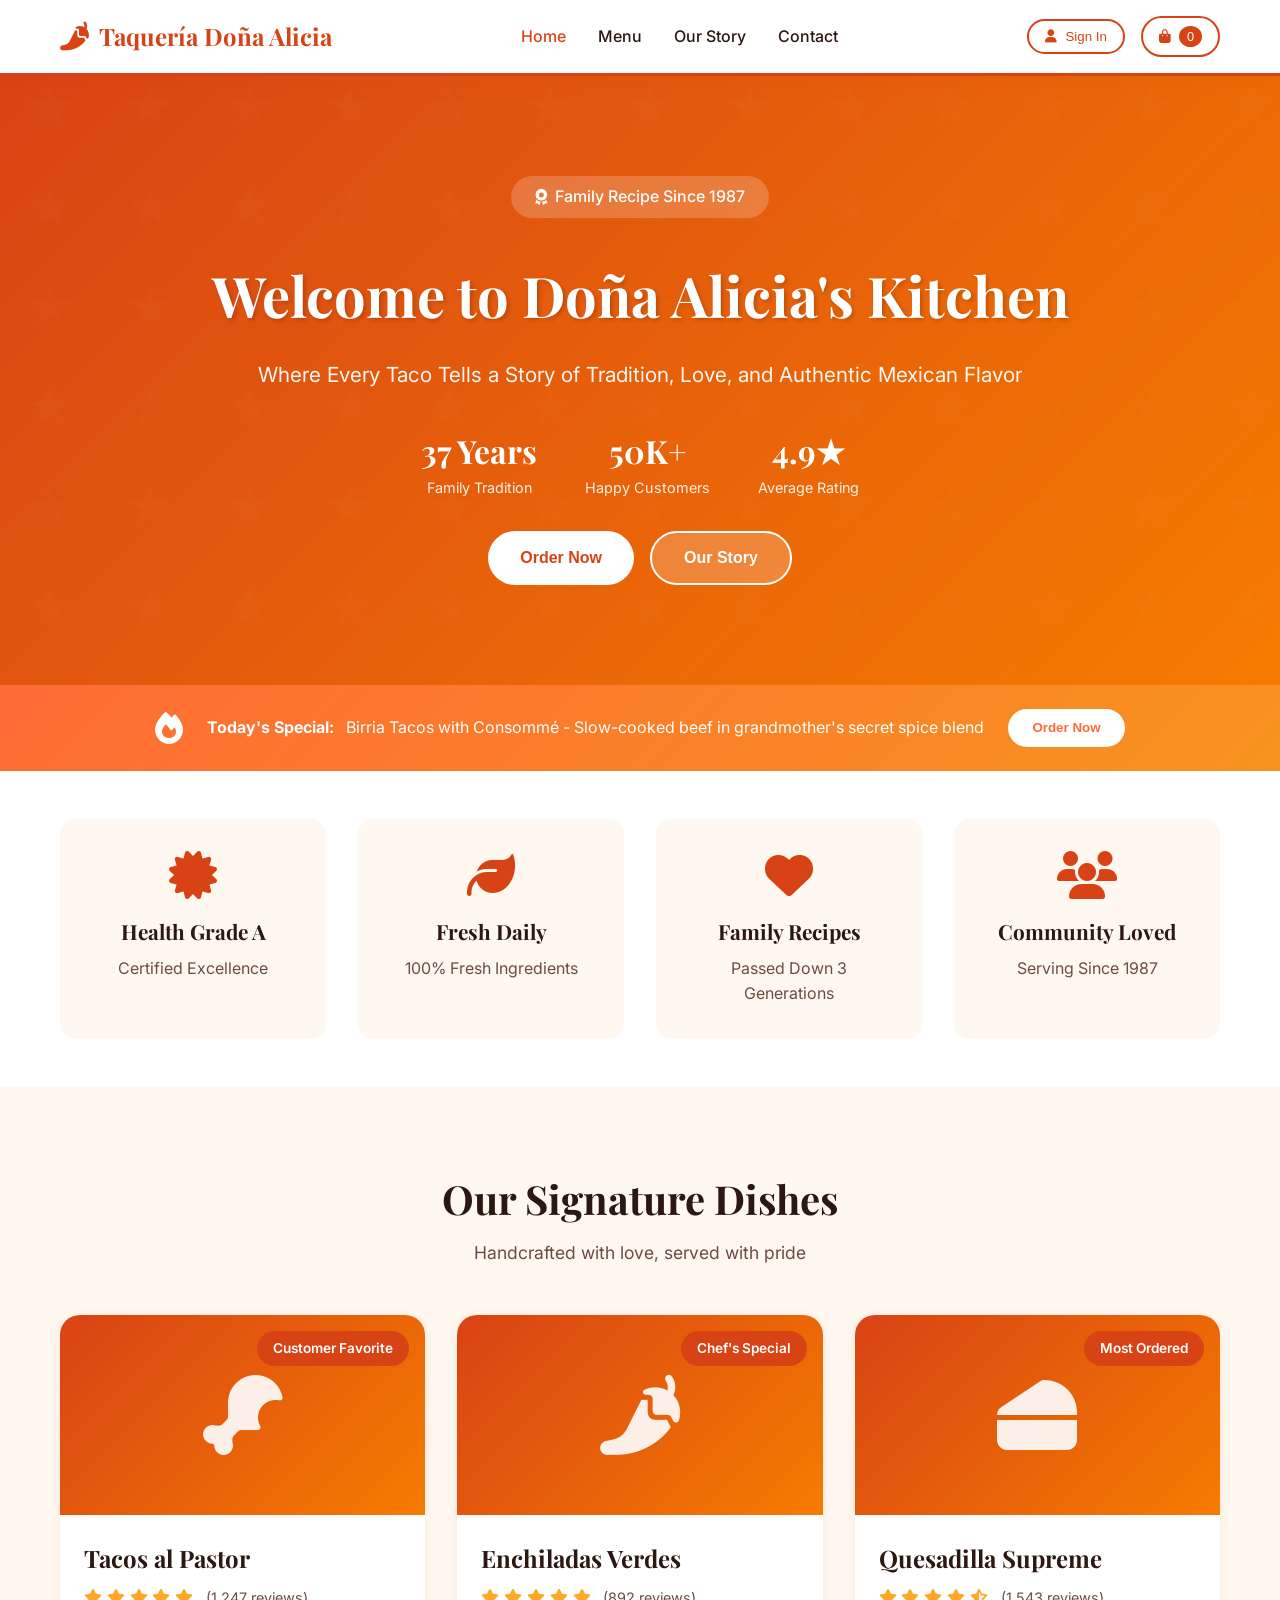
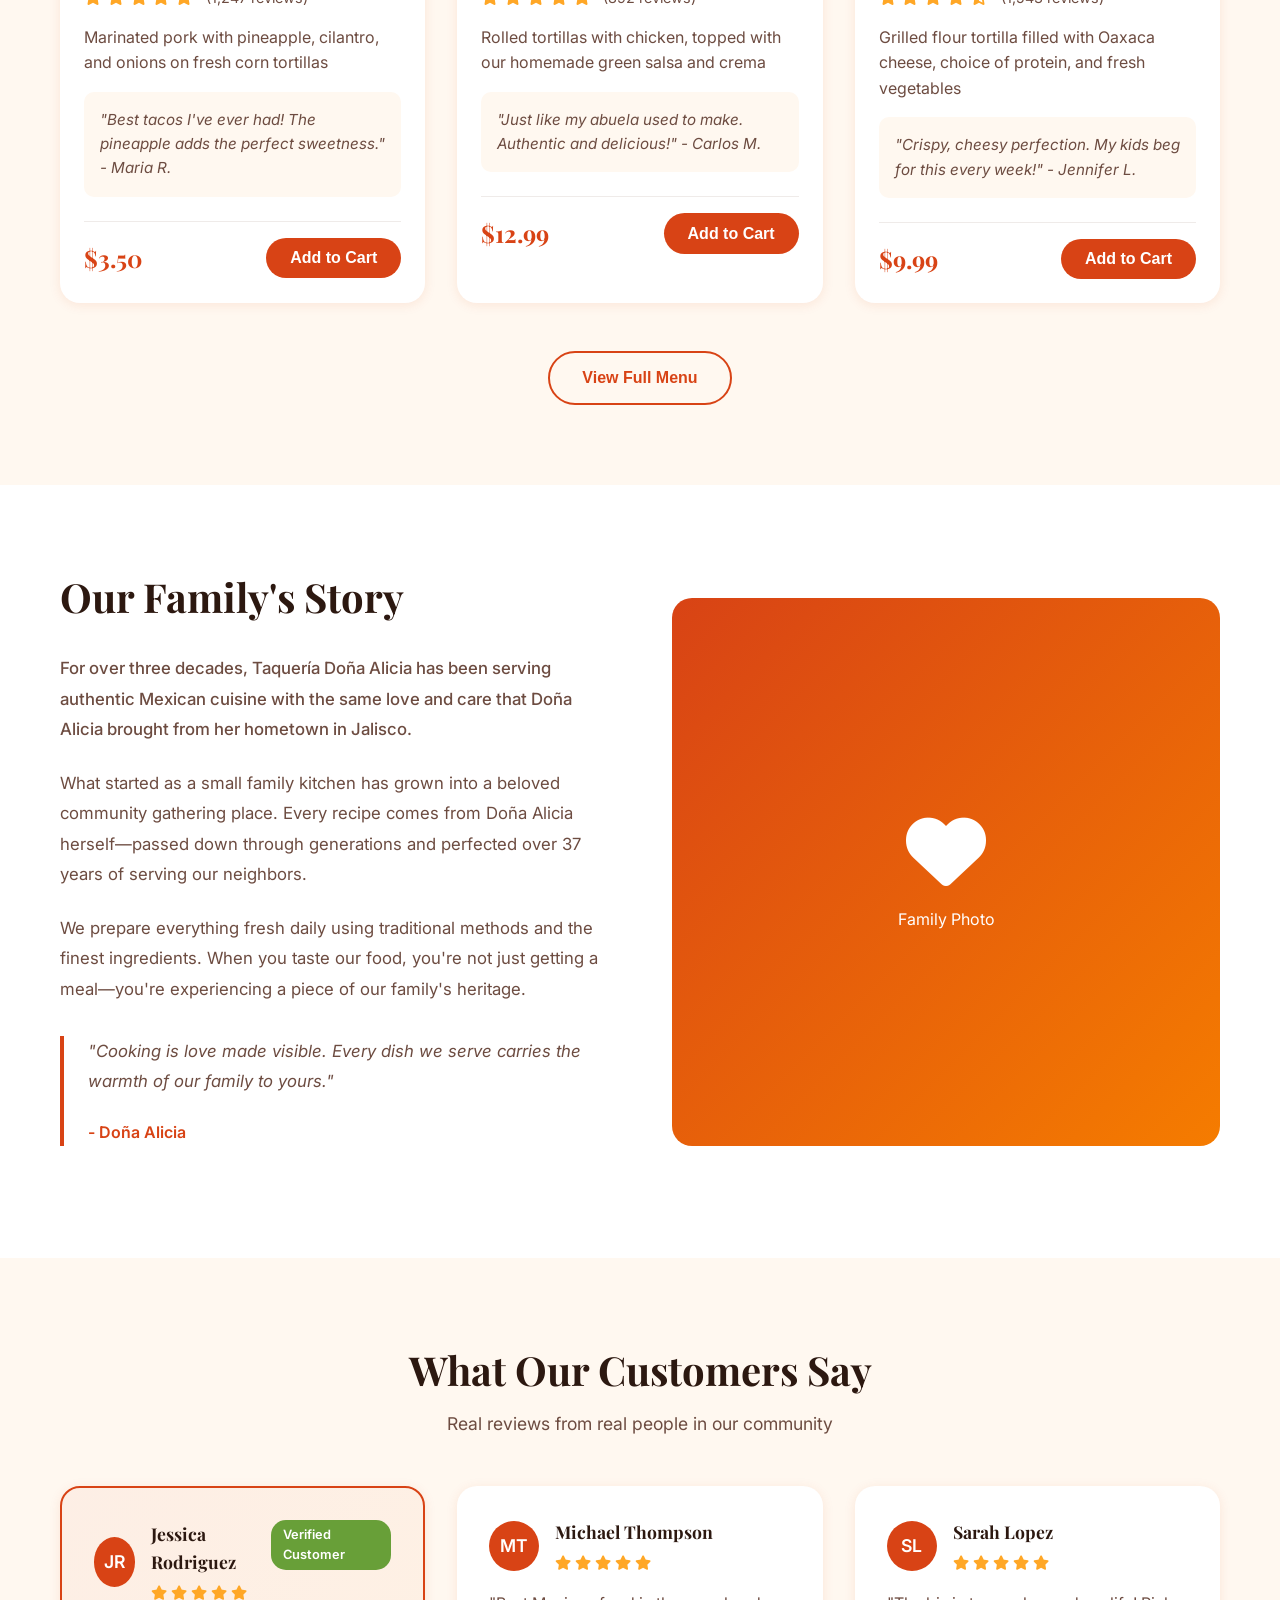
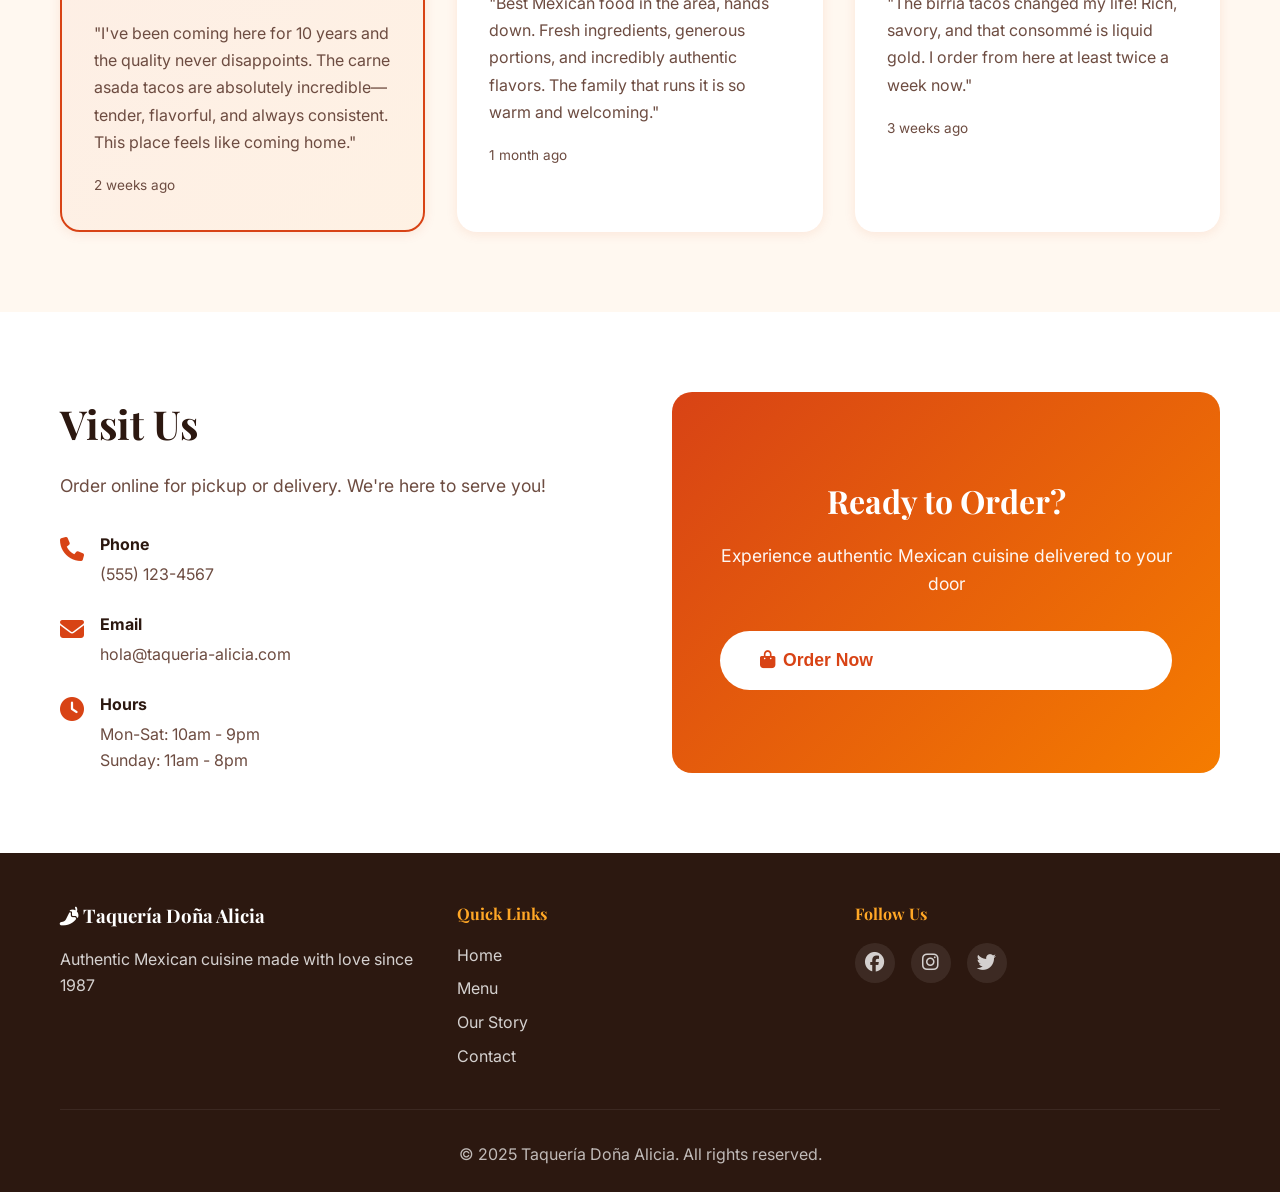
<file: cultural-fire/index.html>
<!DOCTYPE html>
<html lang="en">
<head>
    <meta charset="UTF-8">
    <meta name="viewport" content="width=device-width, initial-scale=1.0">
    <title>Taquería Doña Alicia - Authentic Mexican Cuisine</title>
    <link rel="stylesheet" href="style.css">
    <link href="https://fonts.googleapis.com/css2?family=Playfair+Display:wght@400;600;700&family=Inter:wght@300;400;500;600&display=swap" rel="stylesheet">
    <link rel="stylesheet" href="https://cdn.jsdelivr.net/npm/@fortawesome/fontawesome-free@6.4.0/css/all.min.css">
</head>
<body>
    <!-- Navigation -->
    <nav class="navbar">
        <div class="nav-container">
            <div class="logo">
                <i class="fas fa-pepper-hot"></i>
                <span>Taquería Doña Alicia</span>
            </div>
            <ul class="nav-menu">
                <li><a href="index.html" class="active">Home</a></li>
                <li><a href="menu.html">Menu</a></li>
                <li><a href="#story">Our Story</a></li>
                <li><a href="#contact">Contact</a></li>
            </ul>
            <div class="nav-actions">
                <button class="account-btn" onclick="openAuthModal()">
                    <i class="fas fa-user"></i>
                    <span>Sign In</span>
                </button>
                <button class="cart-btn" onclick="window.location.href='checkout.html'">
                    <i class="fas fa-shopping-bag"></i>
                    <span class="cart-count">0</span>
                </button>
            </div>
        </div>
    </nav>

    <!-- Hero Section -->
    <section class="hero">
        <div class="hero-overlay"></div>
        <div class="hero-content">
            <div class="hero-badge">
                <i class="fas fa-award"></i>
                <span>Family Recipe Since 1987</span>
            </div>
            <h1>Welcome to Doña Alicia's Kitchen</h1>
            <p class="hero-subtitle">Where Every Taco Tells a Story of Tradition, Love, and Authentic Mexican Flavor</p>
            <div class="hero-stats">
                <div class="stat">
                    <strong>37 Years</strong>
                    <span>Family Tradition</span>
                </div>
                <div class="stat">
                    <strong>50K+</strong>
                    <span>Happy Customers</span>
                </div>
                <div class="stat">
                    <strong>4.9★</strong>
                    <span>Average Rating</span>
                </div>
            </div>
            <div class="hero-cta">
                <button class="btn btn-primary" onclick="window.location.href='menu.html'">
                    Order Now
                </button>
                <button class="btn btn-secondary" onclick="document.getElementById('story').scrollIntoView({behavior: 'smooth'})">
                    Our Story
                </button>
            </div>
        </div>
    </section>

    <!-- Today's Special Banner -->
    <section class="special-banner">
        <div class="container">
            <div class="special-content">
                <i class="fas fa-fire"></i>
                <div class="special-text">
                    <strong>Today's Special:</strong>
                    <span>Birria Tacos with Consommé - Slow-cooked beef in grandmother's secret spice blend</span>
                </div>
                <button class="btn-special" onclick="window.location.href='menu.html'">Order Now</button>
            </div>
        </div>
    </section>

    <!-- Social Proof Section -->
    <section class="social-proof">
        <div class="container">
            <div class="proof-grid">
                <div class="proof-item">
                    <i class="fas fa-certificate"></i>
                    <h3>Health Grade A</h3>
                    <p>Certified Excellence</p>
                </div>
                <div class="proof-item">
                    <i class="fas fa-leaf"></i>
                    <h3>Fresh Daily</h3>
                    <p>100% Fresh Ingredients</p>
                </div>
                <div class="proof-item">
                    <i class="fas fa-heart"></i>
                    <h3>Family Recipes</h3>
                    <p>Passed Down 3 Generations</p>
                </div>
                <div class="proof-item">
                    <i class="fas fa-users"></i>
                    <h3>Community Loved</h3>
                    <p>Serving Since 1987</p>
                </div>
            </div>
        </div>
    </section>

    <!-- Signature Dishes -->
    <section class="featured-items">
        <div class="container">
            <div class="section-header">
                <h2>Our Signature Dishes</h2>
                <p>Handcrafted with love, served with pride</p>
            </div>
            <div class="items-grid">
                <div class="item-card signature">
                    <div class="item-badge">Customer Favorite</div>
                    <div class="item-image">
                        <i class="fas fa-drumstick-bite"></i>
                    </div>
                    <div class="item-info">
                        <h3>Tacos al Pastor</h3>
                        <div class="item-rating">
                            <i class="fas fa-star"></i>
                            <i class="fas fa-star"></i>
                            <i class="fas fa-star"></i>
                            <i class="fas fa-star"></i>
                            <i class="fas fa-star"></i>
                            <span>(1,247 reviews)</span>
                        </div>
                        <p class="item-description">Marinated pork with pineapple, cilantro, and onions on fresh corn tortillas</p>
                        <p class="customer-quote">"Best tacos I've ever had! The pineapple adds the perfect sweetness." - Maria R.</p>
                        <div class="item-footer">
                            <span class="price">$3.50</span>
                            <button class="btn btn-add">Add to Cart</button>
                        </div>
                    </div>
                </div>

                <div class="item-card signature">
                    <div class="item-badge">Chef's Special</div>
                    <div class="item-image">
                        <i class="fas fa-pepper-hot"></i>
                    </div>
                    <div class="item-info">
                        <h3>Enchiladas Verdes</h3>
                        <div class="item-rating">
                            <i class="fas fa-star"></i>
                            <i class="fas fa-star"></i>
                            <i class="fas fa-star"></i>
                            <i class="fas fa-star"></i>
                            <i class="fas fa-star"></i>
                            <span>(892 reviews)</span>
                        </div>
                        <p class="item-description">Rolled tortillas with chicken, topped with our homemade green salsa and crema</p>
                        <p class="customer-quote">"Just like my abuela used to make. Authentic and delicious!" - Carlos M.</p>
                        <div class="item-footer">
                            <span class="price">$12.99</span>
                            <button class="btn btn-add">Add to Cart</button>
                        </div>
                    </div>
                </div>

                <div class="item-card signature">
                    <div class="item-badge">Most Ordered</div>
                    <div class="item-image">
                        <i class="fas fa-cheese"></i>
                    </div>
                    <div class="item-info">
                        <h3>Quesadilla Supreme</h3>
                        <div class="item-rating">
                            <i class="fas fa-star"></i>
                            <i class="fas fa-star"></i>
                            <i class="fas fa-star"></i>
                            <i class="fas fa-star"></i>
                            <i class="fas fa-star-half-alt"></i>
                            <span>(1,543 reviews)</span>
                        </div>
                        <p class="item-description">Grilled flour tortilla filled with Oaxaca cheese, choice of protein, and fresh vegetables</p>
                        <p class="customer-quote">"Crispy, cheesy perfection. My kids beg for this every week!" - Jennifer L.</p>
                        <div class="item-footer">
                            <span class="price">$9.99</span>
                            <button class="btn btn-add">Add to Cart</button>
                        </div>
                    </div>
                </div>
            </div>
            <div class="view-all">
                <button class="btn btn-outline" onclick="window.location.href='menu.html'">View Full Menu</button>
            </div>
        </div>
    </section>

    <!-- Our Story Section -->
    <section id="story" class="story-section">
        <div class="container">
            <div class="story-content">
                <div class="story-text">
                    <h2>Our Family's Story</h2>
                    <p class="story-intro">For over three decades, Taquería Doña Alicia has been serving authentic Mexican cuisine with the same love and care that Doña Alicia brought from her hometown in Jalisco.</p>
                    <p>What started as a small family kitchen has grown into a beloved community gathering place. Every recipe comes from Doña Alicia herself—passed down through generations and perfected over 37 years of serving our neighbors.</p>
                    <p>We prepare everything fresh daily using traditional methods and the finest ingredients. When you taste our food, you're not just getting a meal—you're experiencing a piece of our family's heritage.</p>
                    <blockquote>
                        <p>"Cooking is love made visible. Every dish we serve carries the warmth of our family to yours."</p>
                        <cite>- Doña Alicia</cite>
                    </blockquote>
                </div>
                <div class="story-image">
                    <div class="image-placeholder">
                        <i class="fas fa-heart"></i>
                        <p>Family Photo</p>
                    </div>
                </div>
            </div>
        </div>
    </section>

    <!-- Customer Reviews -->
    <section class="reviews-section">
        <div class="container">
            <div class="section-header">
                <h2>What Our Customers Say</h2>
                <p>Real reviews from real people in our community</p>
            </div>
            <div class="reviews-grid">
                <div class="review-card featured-review">
                    <div class="review-header">
                        <div class="reviewer-info">
                            <div class="reviewer-avatar">JR</div>
                            <div>
                                <h4>Jessica Rodriguez</h4>
                                <div class="review-rating">
                                    <i class="fas fa-star"></i>
                                    <i class="fas fa-star"></i>
                                    <i class="fas fa-star"></i>
                                    <i class="fas fa-star"></i>
                                    <i class="fas fa-star"></i>
                                </div>
                            </div>
                        </div>
                        <span class="review-badge">Verified Customer</span>
                    </div>
                    <p class="review-text">"I've been coming here for 10 years and the quality never disappoints. The carne asada tacos are absolutely incredible—tender, flavorful, and always consistent. This place feels like coming home."</p>
                    <span class="review-date">2 weeks ago</span>
                </div>

                <div class="review-card">
                    <div class="review-header">
                        <div class="reviewer-info">
                            <div class="reviewer-avatar">MT</div>
                            <div>
                                <h4>Michael Thompson</h4>
                                <div class="review-rating">
                                    <i class="fas fa-star"></i>
                                    <i class="fas fa-star"></i>
                                    <i class="fas fa-star"></i>
                                    <i class="fas fa-star"></i>
                                    <i class="fas fa-star"></i>
                                </div>
                            </div>
                        </div>
                    </div>
                    <p class="review-text">"Best Mexican food in the area, hands down. Fresh ingredients, generous portions, and incredibly authentic flavors. The family that runs it is so warm and welcoming."</p>
                    <span class="review-date">1 month ago</span>
                </div>

                <div class="review-card">
                    <div class="review-header">
                        <div class="reviewer-info">
                            <div class="reviewer-avatar">SL</div>
                            <div>
                                <h4>Sarah Lopez</h4>
                                <div class="review-rating">
                                    <i class="fas fa-star"></i>
                                    <i class="fas fa-star"></i>
                                    <i class="fas fa-star"></i>
                                    <i class="fas fa-star"></i>
                                    <i class="fas fa-star"></i>
                                </div>
                            </div>
                        </div>
                    </div>
                    <p class="review-text">"The birria tacos changed my life! Rich, savory, and that consommé is liquid gold. I order from here at least twice a week now."</p>
                    <span class="review-date">3 weeks ago</span>
                </div>
            </div>
        </div>
    </section>

    <!-- Contact Section -->
    <section id="contact" class="contact-section">
        <div class="container">
            <div class="contact-grid">
                <div class="contact-info">
                    <h2>Visit Us</h2>
                    <p>Order online for pickup or delivery. We're here to serve you!</p>
                    <div class="contact-details">
                        <div class="contact-item">
                            <i class="fas fa-phone"></i>
                            <div>
                                <strong>Phone</strong>
                                <p>(555) 123-4567</p>
                            </div>
                        </div>
                        <div class="contact-item">
                            <i class="fas fa-envelope"></i>
                            <div>
                                <strong>Email</strong>
                                <p>hola@taqueria-alicia.com</p>
                            </div>
                        </div>
                        <div class="contact-item">
                            <i class="fas fa-clock"></i>
                            <div>
                                <strong>Hours</strong>
                                <p>Mon-Sat: 10am - 9pm<br>Sunday: 11am - 8pm</p>
                            </div>
                        </div>
                    </div>
                </div>
                <div class="contact-cta">
                    <h3>Ready to Order?</h3>
                    <p>Experience authentic Mexican cuisine delivered to your door</p>
                    <button class="btn btn-primary btn-large" onclick="window.location.href='menu.html'">
                        <i class="fas fa-shopping-bag"></i>
                        Order Now
                    </button>
                </div>
            </div>
        </div>
    </section>

    <!-- Footer -->
    <footer class="footer">
        <div class="container">
            <div class="footer-content">
                <div class="footer-section">
                    <h3><i class="fas fa-pepper-hot"></i> Taquería Doña Alicia</h3>
                    <p>Authentic Mexican cuisine made with love since 1987</p>
                </div>
                <div class="footer-section">
                    <h4>Quick Links</h4>
                    <ul>
                        <li><a href="index.html">Home</a></li>
                        <li><a href="menu.html">Menu</a></li>
                        <li><a href="#story">Our Story</a></li>
                        <li><a href="#contact">Contact</a></li>
                    </ul>
                </div>
                <div class="footer-section">
                    <h4>Follow Us</h4>
                    <div class="social-links">
                        <a href="#"><i class="fab fa-facebook"></i></a>
                        <a href="#"><i class="fab fa-instagram"></i></a>
                        <a href="#"><i class="fab fa-twitter"></i></a>
                    </div>
                </div>
            </div>
            <div class="footer-bottom">
                <p>&copy; 2025 Taquería Doña Alicia. All rights reserved.</p>
            </div>
        </div>
    </footer>

    <!-- Auth Modal -->
    <div id="authModal" class="modal">
        <div class="modal-content">
            <span class="close" onclick="closeAuthModal()">&times;</span>
            <h2>Sign In</h2>
            <form class="auth-form">
                <input type="email" placeholder="Email" required>
                <input type="password" placeholder="Password" required>
                <button type="submit" class="btn btn-primary">Sign In</button>
            </form>
            <p class="auth-switch">Don't have an account? <a href="#" onclick="alert('Sign up functionality would go here')">Sign Up</a></p>
        </div>
    </div>

    <script src="script.js"></script>
</body>
</html>
</file>
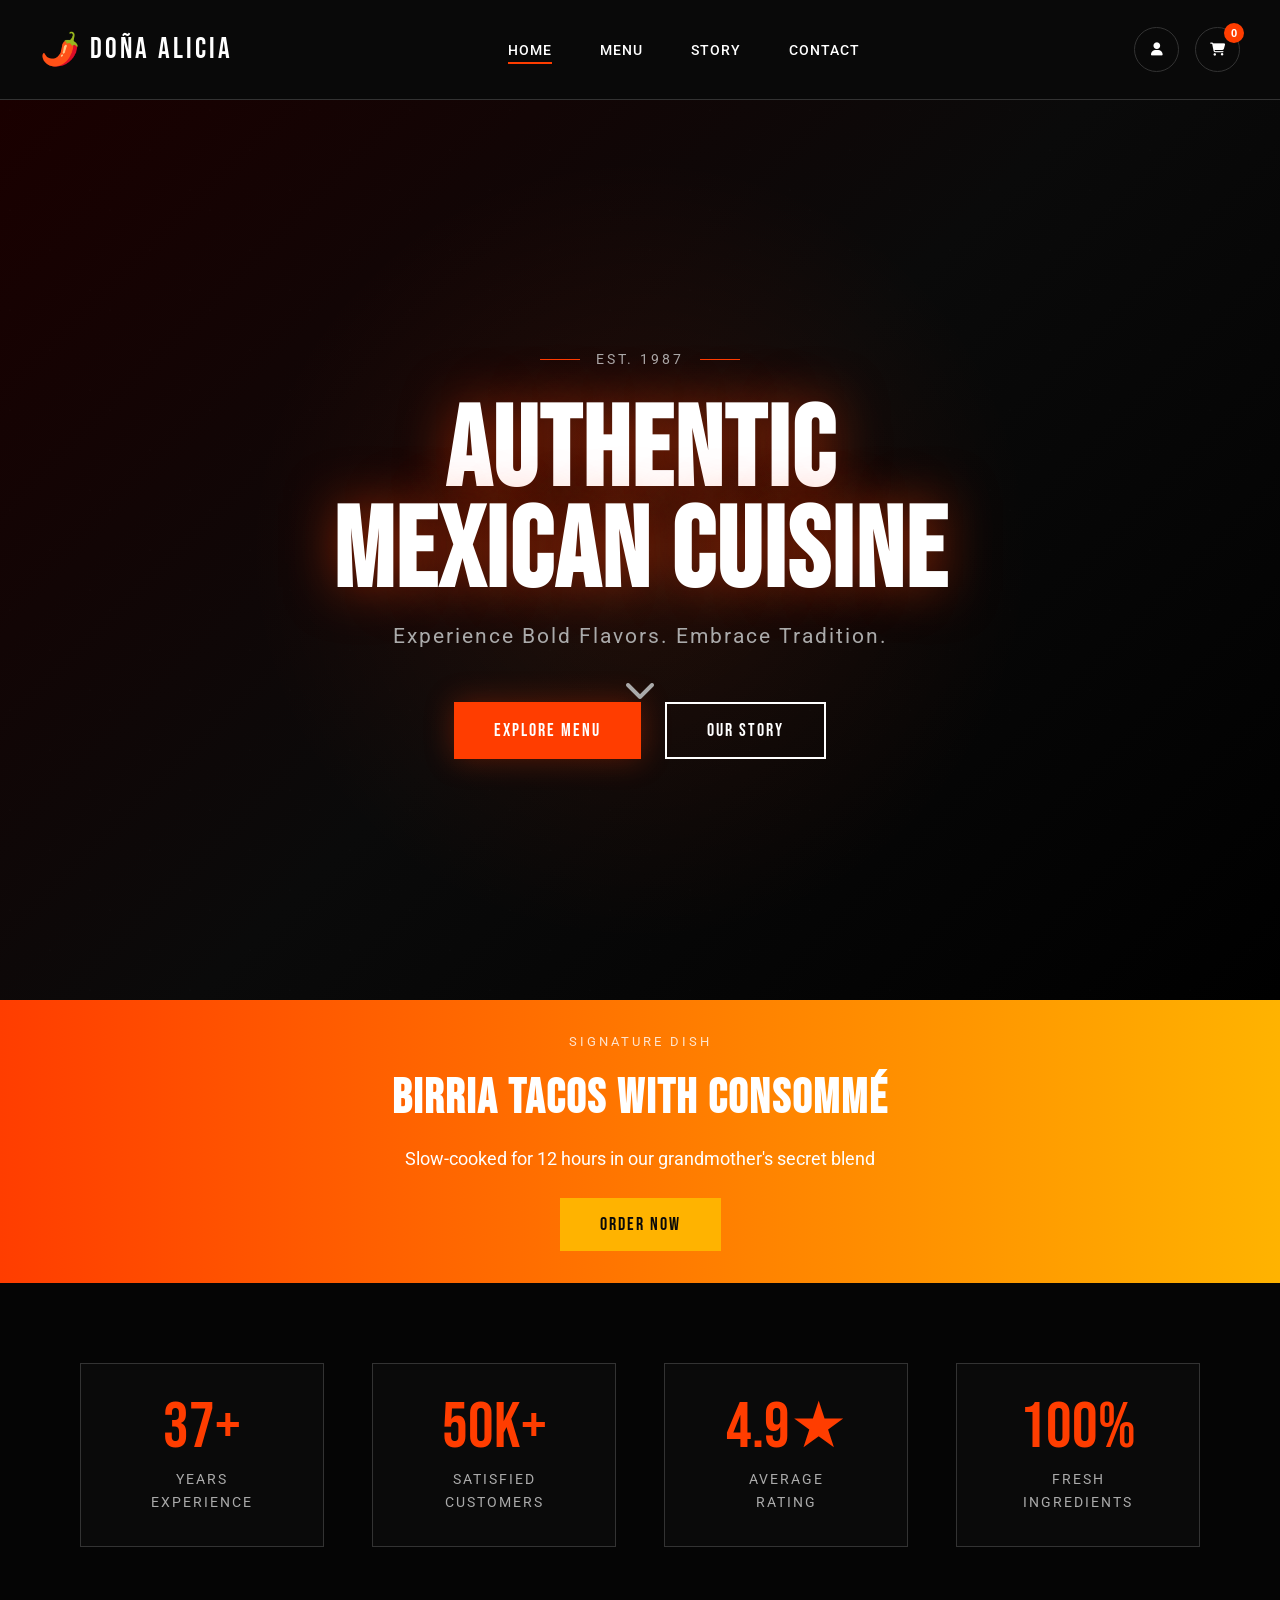
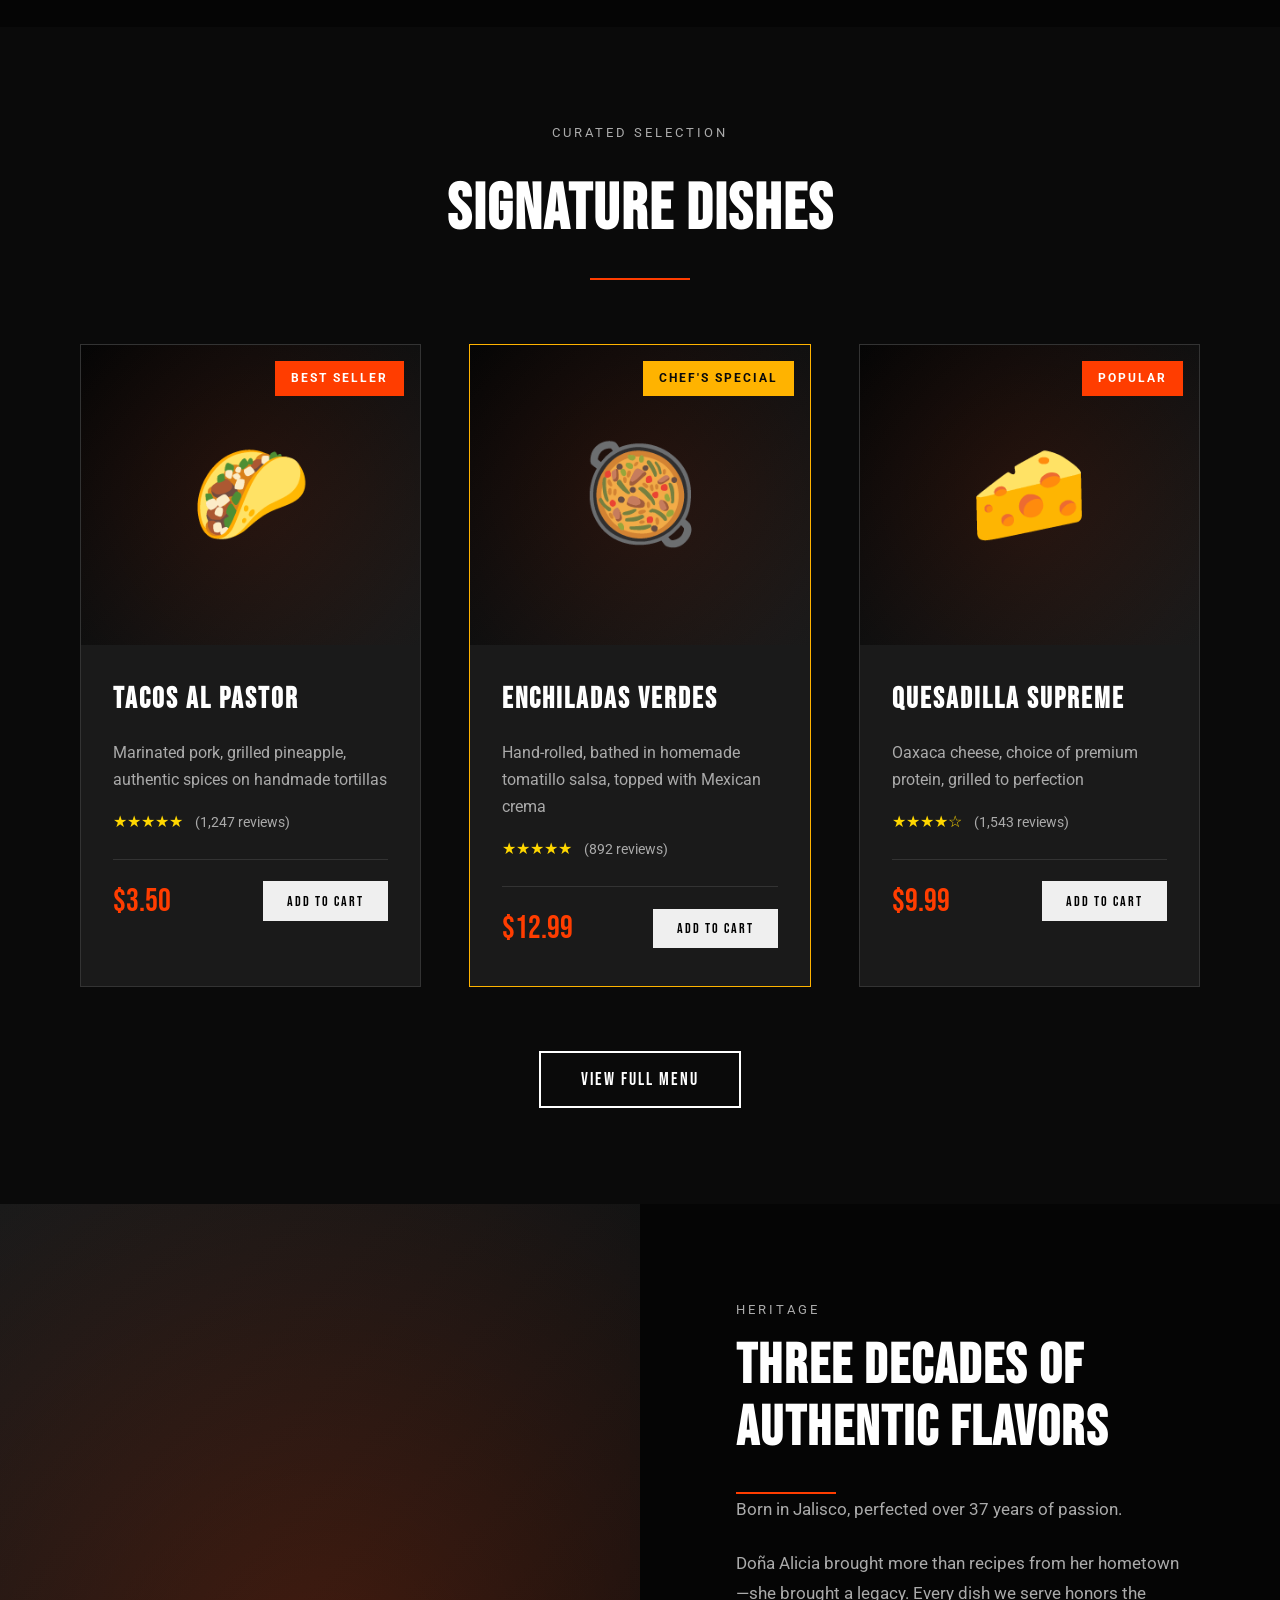
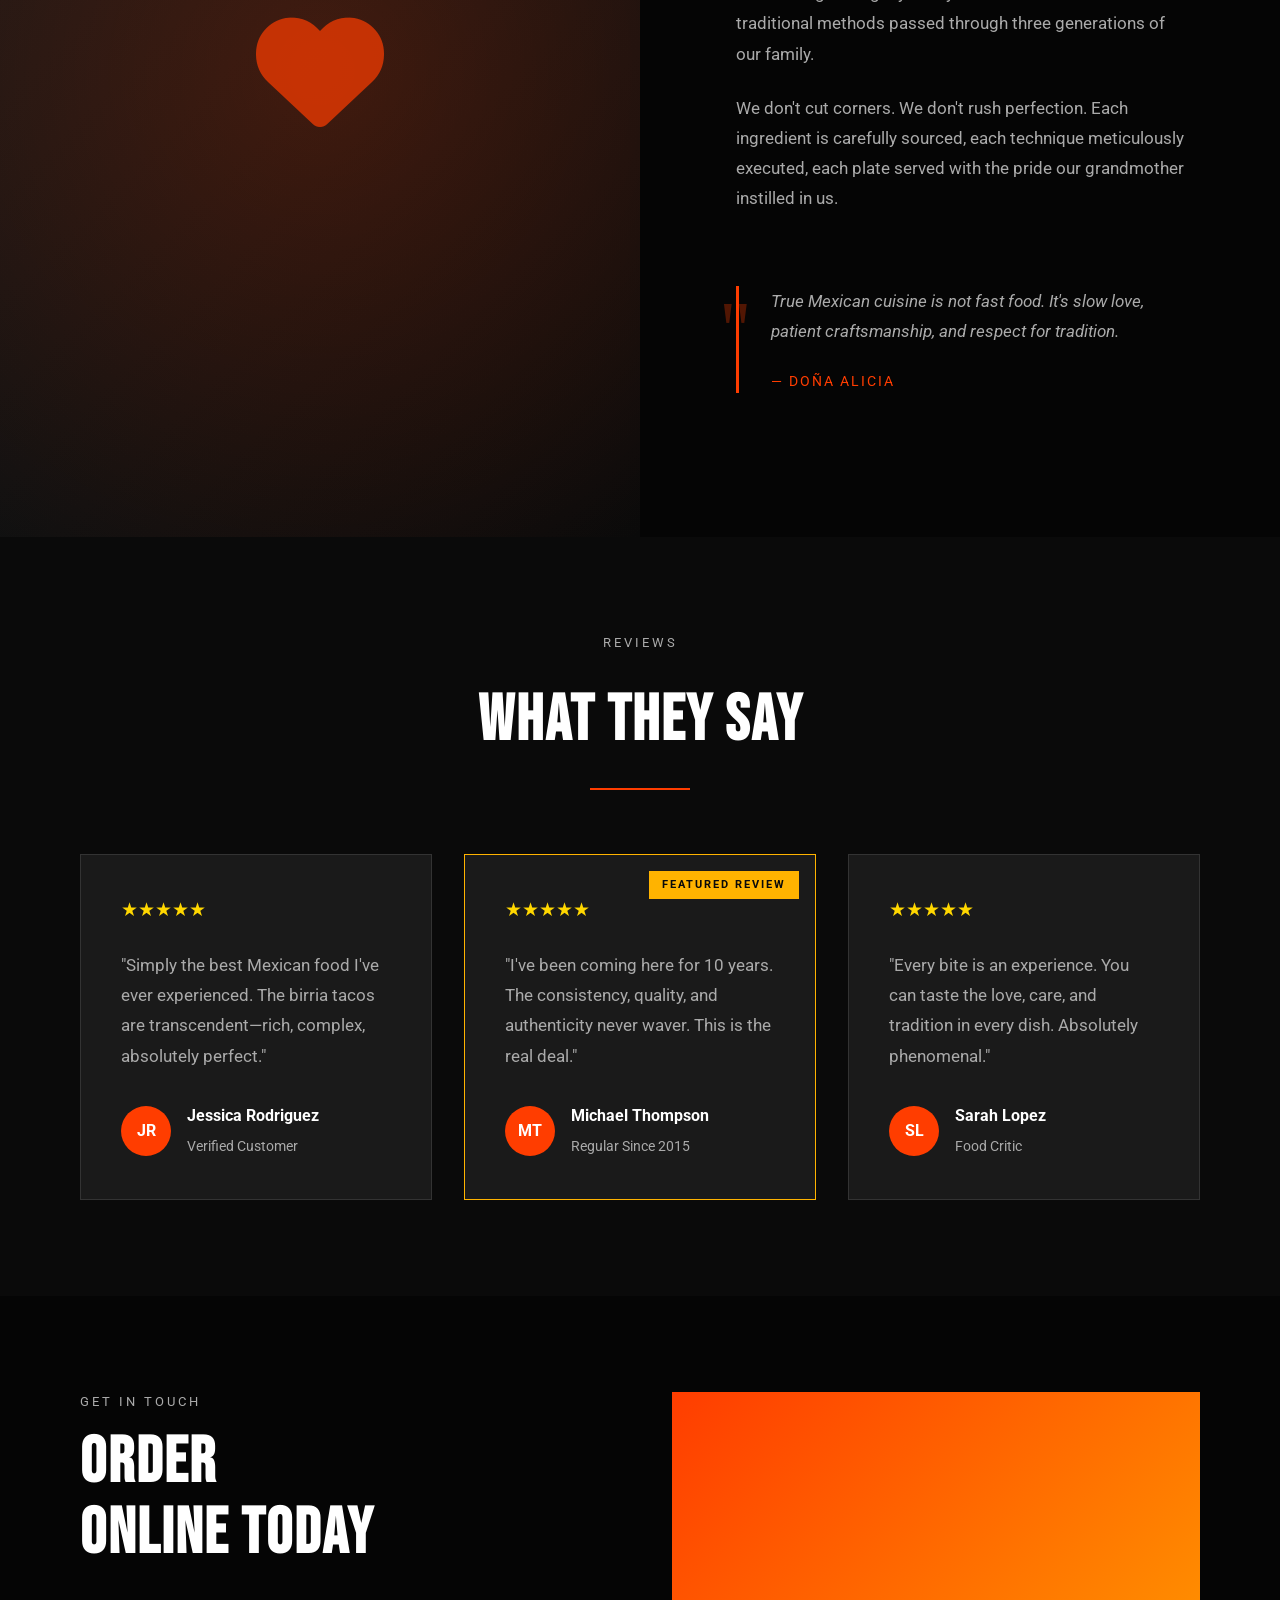
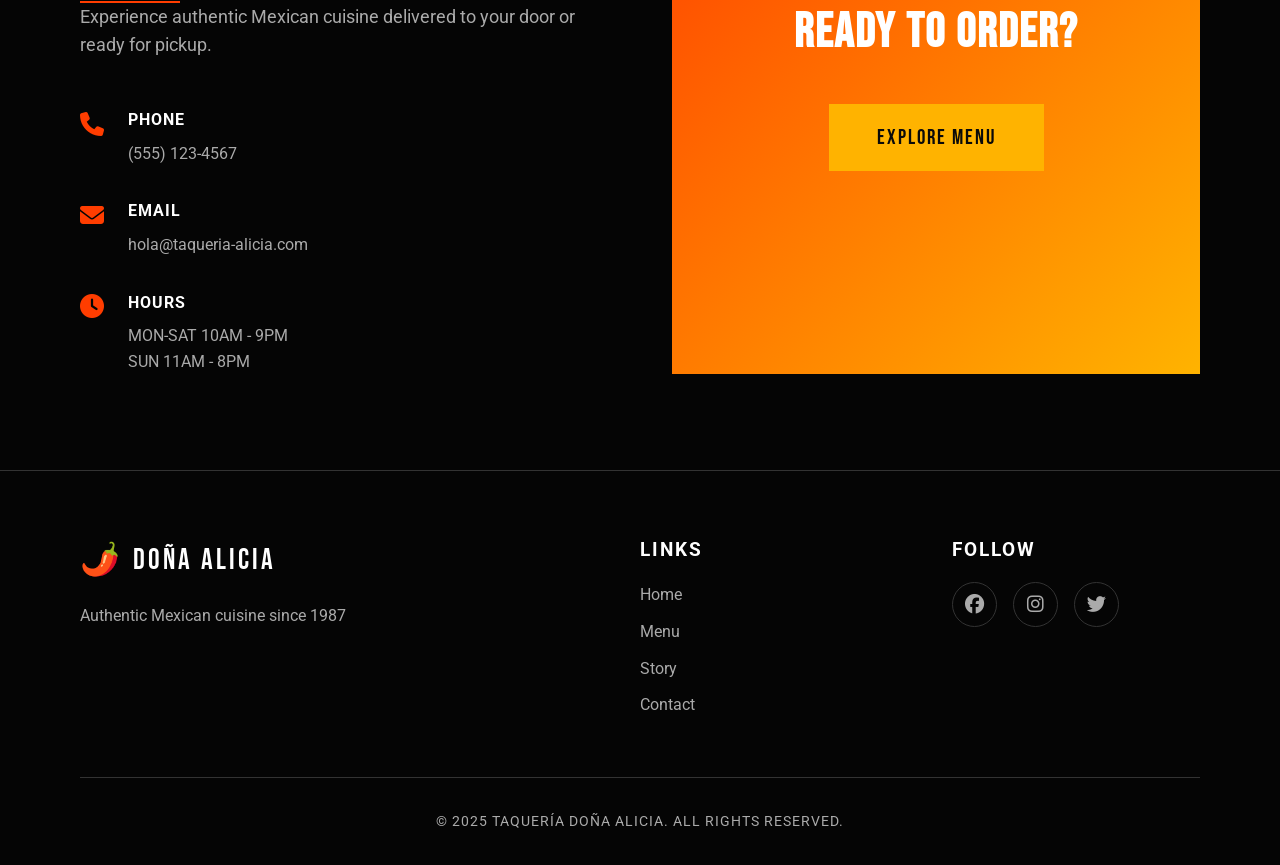
<file: dark-cinematic/index.html>
<!DOCTYPE html>
<html lang="en">
<head>
    <meta charset="UTF-8">
    <meta name="viewport" content="width=device-width, initial-scale=1.0">
    <title>Taquería Doña Alicia - Premium Mexican Cuisine</title>
    <link rel="stylesheet" href="style.css">
    <link href="https://fonts.googleapis.com/css2?family=Bebas+Neue&family=Roboto:wght@300;400;500;700&display=swap" rel="stylesheet">
    <link rel="stylesheet" href="https://cdn.jsdelivr.net/npm/@fortawesome/fontawesome-free@6.4.0/css/all.min.css">
</head>
<body>
    <!-- Navigation -->
    <nav class="navbar">
        <div class="nav-container">
            <div class="logo">
                <span class="logo-icon">🌶️</span>
                <span class="logo-text">DOÑA ALICIA</span>
            </div>
            <ul class="nav-menu">
                <li><a href="index.html" class="active">HOME</a></li>
                <li><a href="menu.html">MENU</a></li>
                <li><a href="#story">STORY</a></li>
                <li><a href="#contact">CONTACT</a></li>
            </ul>
            <div class="nav-actions">
                <button class="account-btn" onclick="openAuthModal()">
                    <i class="fas fa-user"></i>
                </button>
                <button class="cart-btn" onclick="window.location.href='checkout.html'">
                    <i class="fas fa-shopping-cart"></i>
                    <span class="cart-count">0</span>
                </button>
            </div>
        </div>
    </nav>

    <!-- Hero Section -->
    <section class="hero">
        <div class="hero-video-overlay"></div>
        <div class="hero-content">
            <div class="hero-badge">
                <span class="badge-line"></span>
                <span>EST. 1987</span>
                <span class="badge-line"></span>
            </div>
            <h1 class="hero-title">AUTHENTIC<br/>MEXICAN CUISINE</h1>
            <p class="hero-subtitle">Experience Bold Flavors. Embrace Tradition.</p>
            <div class="hero-actions">
                <button class="btn btn-primary" onclick="window.location.href='menu.html'">
                    EXPLORE MENU
                </button>
                <button class="btn btn-ghost" onclick="document.getElementById('story').scrollIntoView({behavior: 'smooth'})">
                    OUR STORY
                </button>
            </div>
            <div class="scroll-indicator">
                <i class="fas fa-chevron-down"></i>
            </div>
        </div>
    </section>

    <!-- Featured Banner -->
    <section class="featured-banner">
        <div class="banner-content">
            <span class="banner-label">SIGNATURE DISH</span>
            <h2>BIRRIA TACOS WITH CONSOMMÉ</h2>
            <p>Slow-cooked for 12 hours in our grandmother's secret blend</p>
            <button class="btn btn-accent" onclick="window.location.href='menu.html'">ORDER NOW</button>
        </div>
    </section>

    <!-- Stats Section -->
    <section class="stats-section">
        <div class="container">
            <div class="stats-grid">
                <div class="stat-item">
                    <span class="stat-number">37+</span>
                    <span class="stat-label">YEARS<br/>EXPERIENCE</span>
                </div>
                <div class="stat-item">
                    <span class="stat-number">50K+</span>
                    <span class="stat-label">SATISFIED<br/>CUSTOMERS</span>
                </div>
                <div class="stat-item">
                    <span class="stat-number">4.9★</span>
                    <span class="stat-label">AVERAGE<br/>RATING</span>
                </div>
                <div class="stat-item">
                    <span class="stat-number">100%</span>
                    <span class="stat-label">FRESH<br/>INGREDIENTS</span>
                </div>
            </div>
        </div>
    </section>

    <!-- Signature Dishes -->
    <section class="dishes-section">
        <div class="container">
            <div class="section-header">
                <span class="section-label">CURATED SELECTION</span>
                <h2>SIGNATURE DISHES</h2>
                <div class="section-divider"></div>
            </div>

            <div class="dishes-grid">
                <div class="dish-card">
                    <div class="dish-image">
                        <div class="dish-overlay"></div>
                        <div class="dish-icon">🌮</div>
                        <div class="dish-badge">BEST SELLER</div>
                    </div>
                    <div class="dish-content">
                        <h3>TACOS AL PASTOR</h3>
                        <p>Marinated pork, grilled pineapple, authentic spices on handmade tortillas</p>
                        <div class="dish-rating">
                            ★★★★★ <span>(1,247 reviews)</span>
                        </div>
                        <div class="dish-footer">
                            <span class="dish-price">$3.50</span>
                            <button class="btn btn-small">ADD TO CART</button>
                        </div>
                    </div>
                </div>

                <div class="dish-card featured">
                    <div class="dish-image">
                        <div class="dish-overlay"></div>
                        <div class="dish-icon">🥘</div>
                        <div class="dish-badge special">CHEF'S SPECIAL</div>
                    </div>
                    <div class="dish-content">
                        <h3>ENCHILADAS VERDES</h3>
                        <p>Hand-rolled, bathed in homemade tomatillo salsa, topped with Mexican crema</p>
                        <div class="dish-rating">
                            ★★★★★ <span>(892 reviews)</span>
                        </div>
                        <div class="dish-footer">
                            <span class="dish-price">$12.99</span>
                            <button class="btn btn-small">ADD TO CART</button>
                        </div>
                    </div>
                </div>

                <div class="dish-card">
                    <div class="dish-image">
                        <div class="dish-overlay"></div>
                        <div class="dish-icon">🧀</div>
                        <div class="dish-badge">POPULAR</div>
                    </div>
                    <div class="dish-content">
                        <h3>QUESADILLA SUPREME</h3>
                        <p>Oaxaca cheese, choice of premium protein, grilled to perfection</p>
                        <div class="dish-rating">
                            ★★★★☆ <span>(1,543 reviews)</span>
                        </div>
                        <div class="dish-footer">
                            <span class="dish-price">$9.99</span>
                            <button class="btn btn-small">ADD TO CART</button>
                        </div>
                    </div>
                </div>
            </div>

            <div class="view-all-container">
                <button class="btn btn-outline-light" onclick="window.location.href='menu.html'">
                    VIEW FULL MENU
                </button>
            </div>
        </div>
    </section>

    <!-- Story Section -->
    <section id="story" class="story-section">
        <div class="story-grid">
            <div class="story-image">
                <div class="image-overlay"></div>
                <div class="image-content">
                    <i class="fas fa-heart"></i>
                </div>
            </div>
            <div class="story-content">
                <span class="section-label">HERITAGE</span>
                <h2>THREE DECADES OF<br/>AUTHENTIC FLAVORS</h2>
                <div class="section-divider left"></div>
                <p class="story-lead">Born in Jalisco, perfected over 37 years of passion.</p>
                <p>Doña Alicia brought more than recipes from her hometown—she brought a legacy. Every dish we serve honors the traditional methods passed through three generations of our family.</p>
                <p>We don't cut corners. We don't rush perfection. Each ingredient is carefully sourced, each technique meticulously executed, each plate served with the pride our grandmother instilled in us.</p>
                <blockquote>
                    <div class="quote-mark">"</div>
                    <p>True Mexican cuisine is not fast food. It's slow love, patient craftsmanship, and respect for tradition.</p>
                    <cite>— Doña Alicia</cite>
                </blockquote>
            </div>
        </div>
    </section>

    <!-- Testimonials -->
    <section class="testimonials-section">
        <div class="container">
            <div class="section-header">
                <span class="section-label">REVIEWS</span>
                <h2>WHAT THEY SAY</h2>
                <div class="section-divider"></div>
            </div>

            <div class="testimonials-grid">
                <div class="testimonial-card">
                    <div class="testimonial-rating">★★★★★</div>
                    <p class="testimonial-text">"Simply the best Mexican food I've ever experienced. The birria tacos are transcendent—rich, complex, absolutely perfect."</p>
                    <div class="testimonial-author">
                        <div class="author-avatar">JR</div>
                        <div class="author-info">
                            <strong>Jessica Rodriguez</strong>
                            <span>Verified Customer</span>
                        </div>
                    </div>
                </div>

                <div class="testimonial-card featured">
                    <div class="testimonial-badge">FEATURED REVIEW</div>
                    <div class="testimonial-rating">★★★★★</div>
                    <p class="testimonial-text">"I've been coming here for 10 years. The consistency, quality, and authenticity never waver. This is the real deal."</p>
                    <div class="testimonial-author">
                        <div class="author-avatar">MT</div>
                        <div class="author-info">
                            <strong>Michael Thompson</strong>
                            <span>Regular Since 2015</span>
                        </div>
                    </div>
                </div>

                <div class="testimonial-card">
                    <div class="testimonial-rating">★★★★★</div>
                    <p class="testimonial-text">"Every bite is an experience. You can taste the love, care, and tradition in every dish. Absolutely phenomenal."</p>
                    <div class="testimonial-author">
                        <div class="author-avatar">SL</div>
                        <div class="author-info">
                            <strong>Sarah Lopez</strong>
                            <span>Food Critic</span>
                        </div>
                    </div>
                </div>
            </div>
        </div>
    </section>

    <!-- Contact Section -->
    <section id="contact" class="contact-section">
        <div class="container">
            <div class="contact-grid">
                <div class="contact-info">
                    <span class="section-label">GET IN TOUCH</span>
                    <h2>ORDER<br/>ONLINE TODAY</h2>
                    <div class="section-divider left"></div>
                    <p>Experience authentic Mexican cuisine delivered to your door or ready for pickup.</p>
                    <div class="contact-details">
                        <div class="contact-item">
                            <i class="fas fa-phone"></i>
                            <div>
                                <strong>PHONE</strong>
                                <p>(555) 123-4567</p>
                            </div>
                        </div>
                        <div class="contact-item">
                            <i class="fas fa-envelope"></i>
                            <div>
                                <strong>EMAIL</strong>
                                <p>hola@taqueria-alicia.com</p>
                            </div>
                        </div>
                        <div class="contact-item">
                            <i class="fas fa-clock"></i>
                            <div>
                                <strong>HOURS</strong>
                                <p>MON-SAT 10AM - 9PM<br/>SUN 11AM - 8PM</p>
                            </div>
                        </div>
                    </div>
                </div>
                <div class="contact-cta">
                    <h3>READY TO ORDER?</h3>
                    <button class="btn btn-accent btn-large" onclick="window.location.href='menu.html'">
                        EXPLORE MENU
                    </button>
                </div>
            </div>
        </div>
    </section>

    <!-- Footer -->
    <footer class="footer">
        <div class="container">
            <div class="footer-content">
                <div class="footer-brand">
                    <div class="footer-logo">
                        <span class="logo-icon">🌶️</span>
                        <span>DOÑA ALICIA</span>
                    </div>
                    <p>Authentic Mexican cuisine since 1987</p>
                </div>
                <div class="footer-links">
                    <h4>LINKS</h4>
                    <ul>
                        <li><a href="index.html">Home</a></li>
                        <li><a href="menu.html">Menu</a></li>
                        <li><a href="#story">Story</a></li>
                        <li><a href="#contact">Contact</a></li>
                    </ul>
                </div>
                <div class="footer-social">
                    <h4>FOLLOW</h4>
                    <div class="social-icons">
                        <a href="#"><i class="fab fa-facebook"></i></a>
                        <a href="#"><i class="fab fa-instagram"></i></a>
                        <a href="#"><i class="fab fa-twitter"></i></a>
                    </div>
                </div>
            </div>
            <div class="footer-bottom">
                <p>&copy; 2025 TAQUERÍA DOÑA ALICIA. ALL RIGHTS RESERVED.</p>
            </div>
        </div>
    </footer>

    <!-- Auth Modal -->
    <div id="authModal" class="modal">
        <div class="modal-content">
            <span class="close" onclick="closeAuthModal()">&times;</span>
            <h2>SIGN IN</h2>
            <form class="auth-form">
                <input type="email" placeholder="Email" required>
                <input type="password" placeholder="Password" required>
                <button type="submit" class="btn btn-primary">SIGN IN</button>
            </form>
            <p class="auth-switch">Don't have an account? <a href="#">SIGN UP</a></p>
        </div>
    </div>

    <script src="script.js"></script>
</body>
</html>
</file>
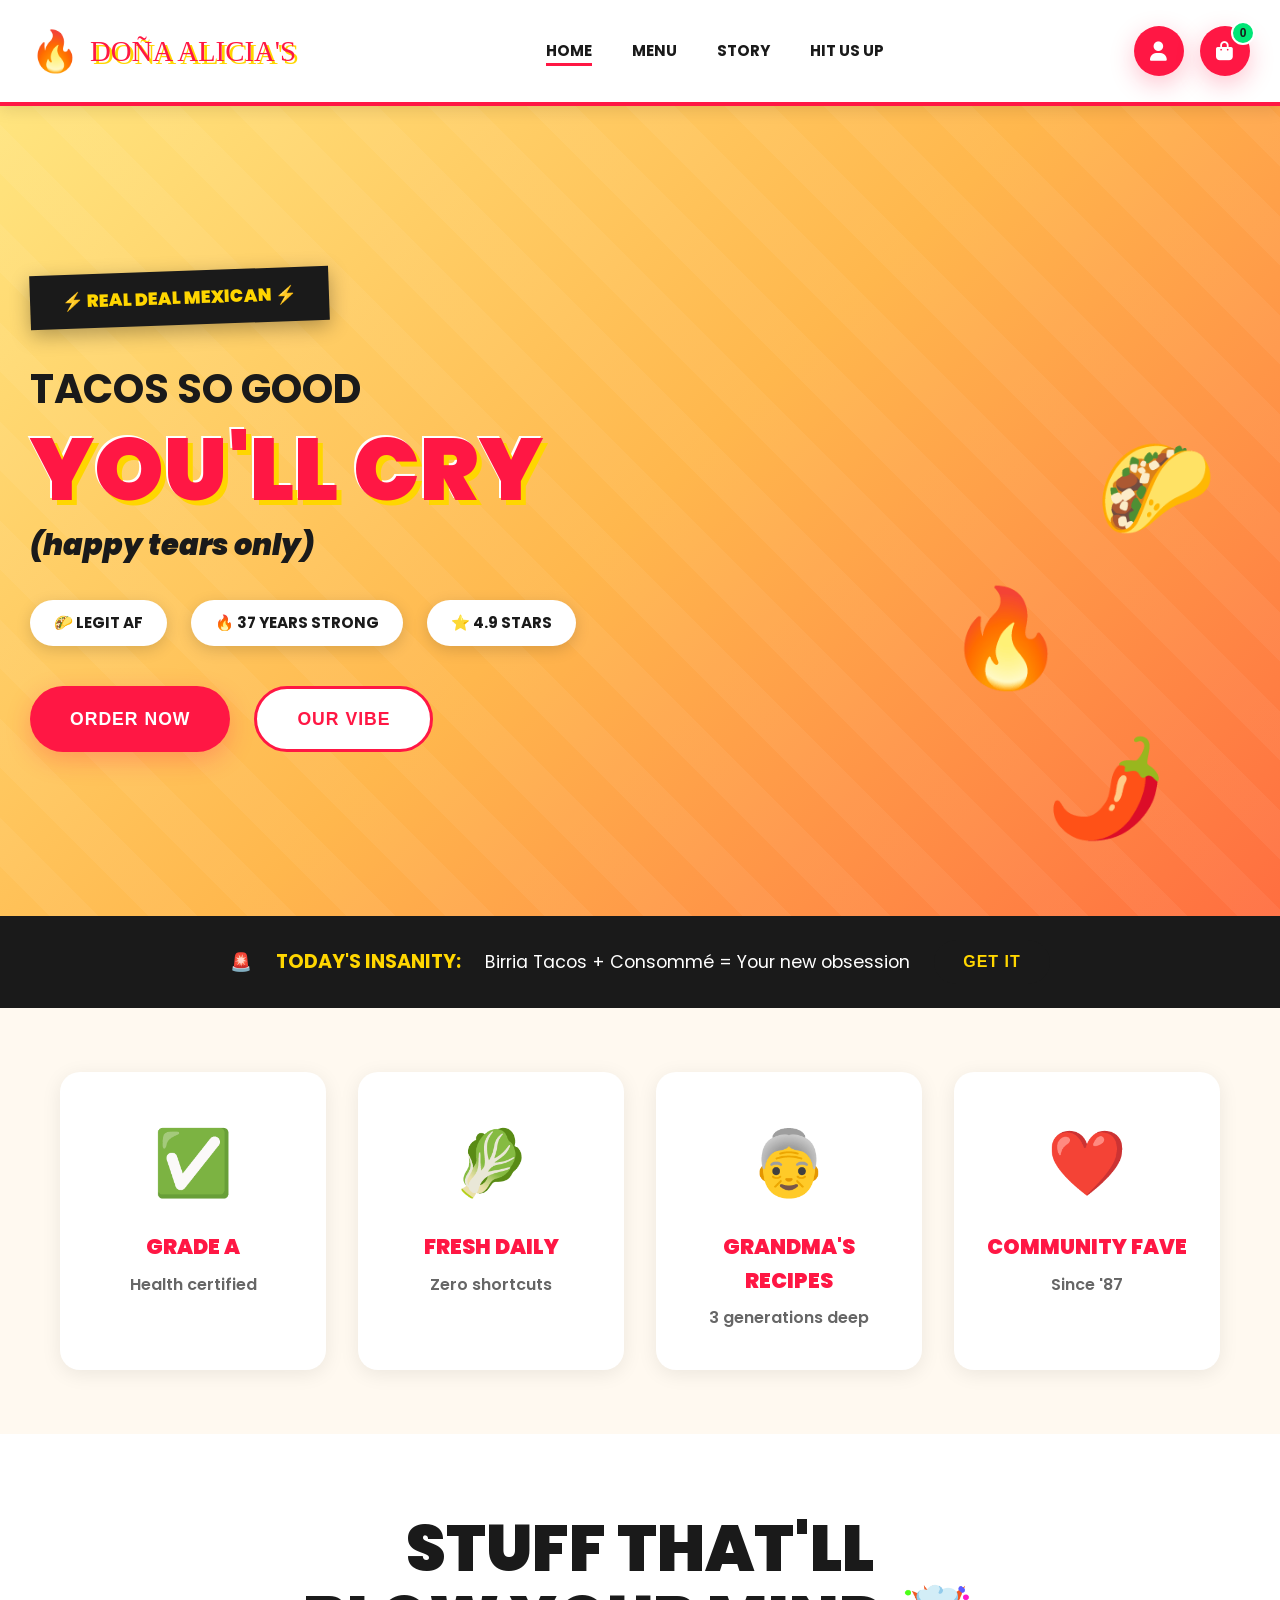
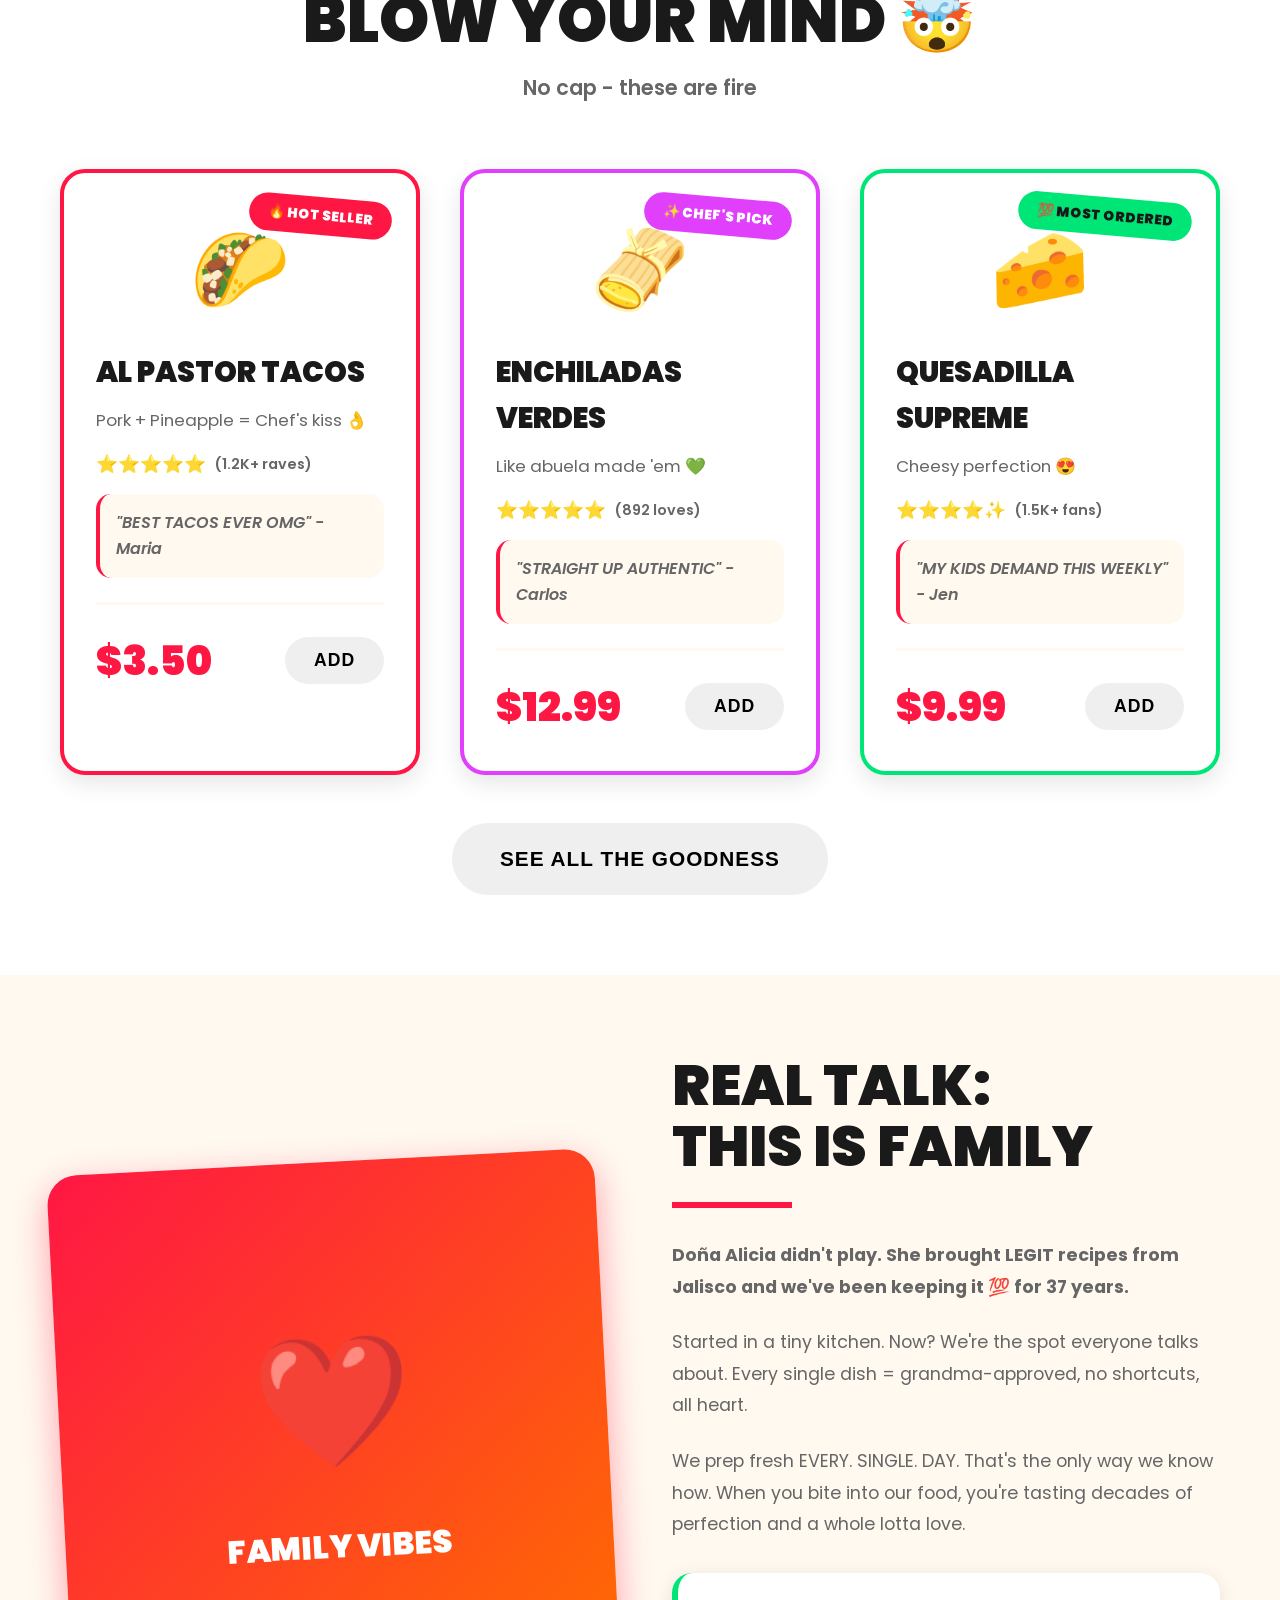
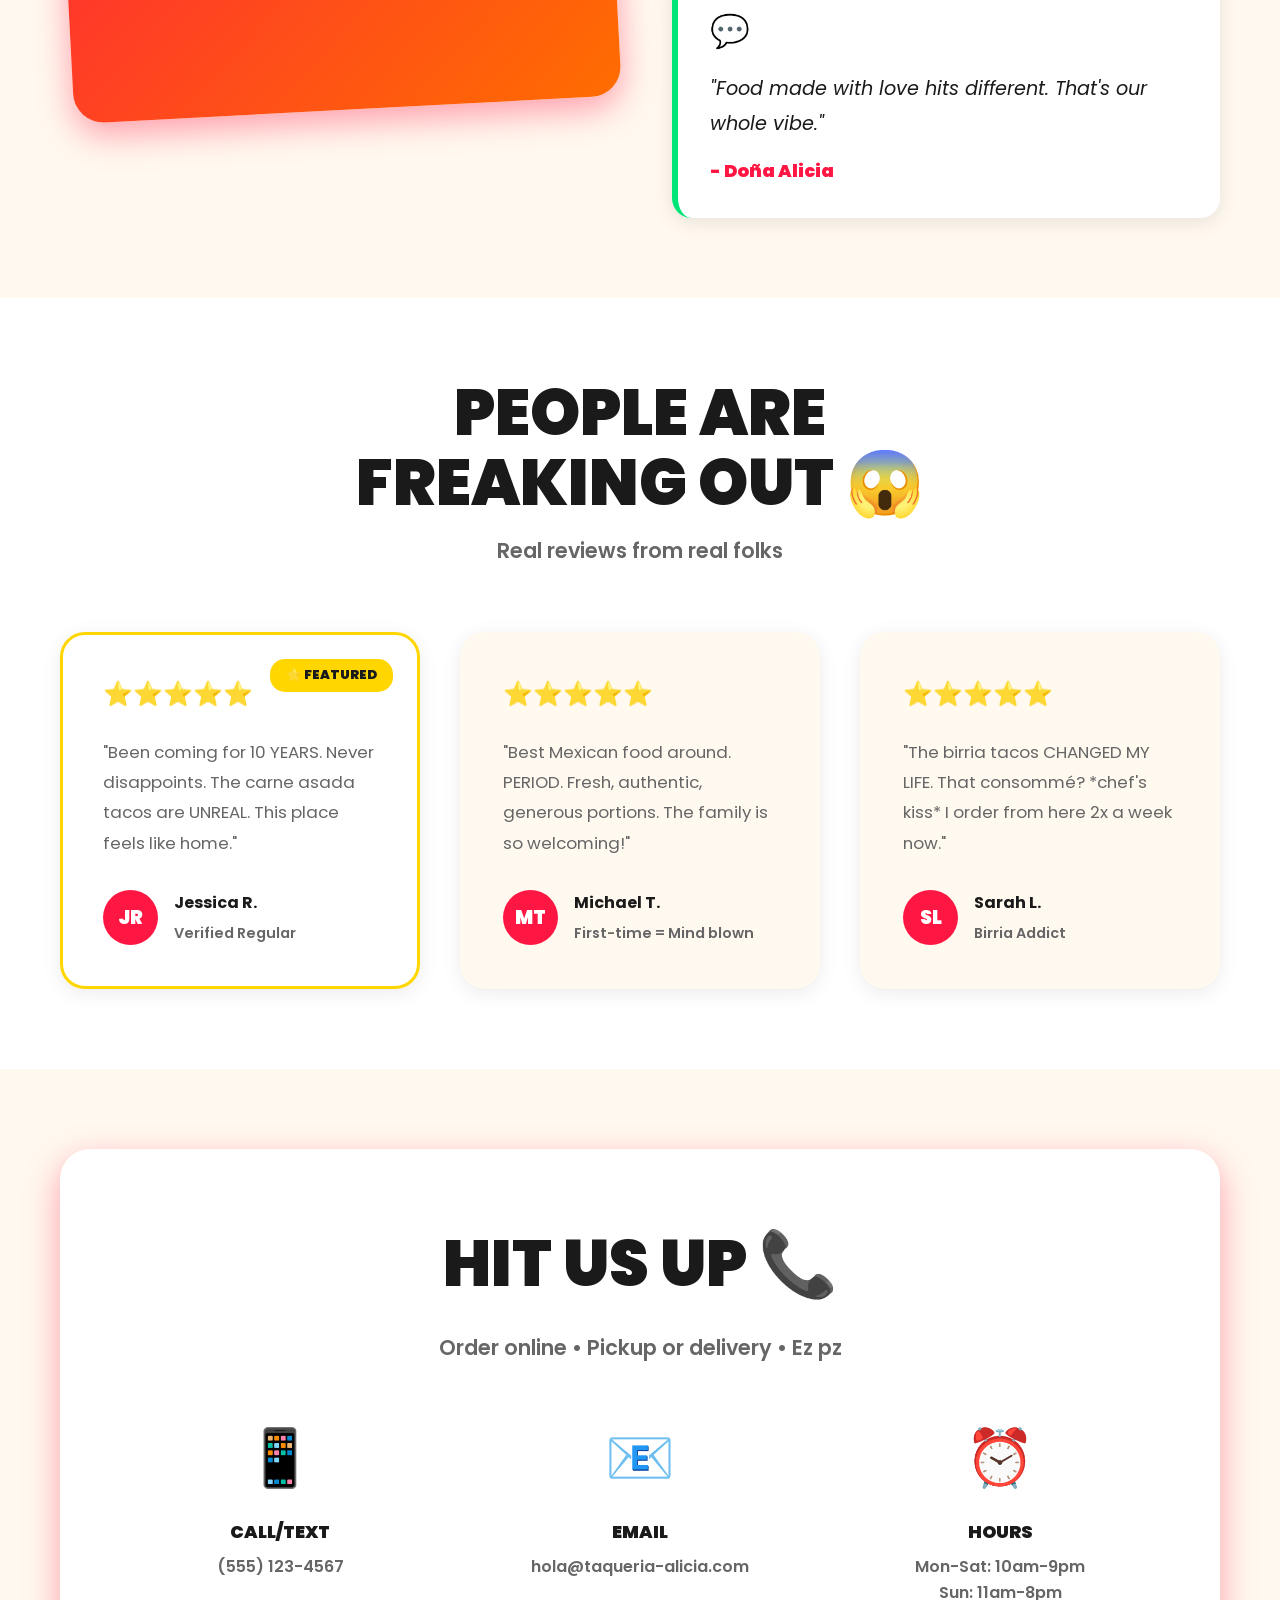
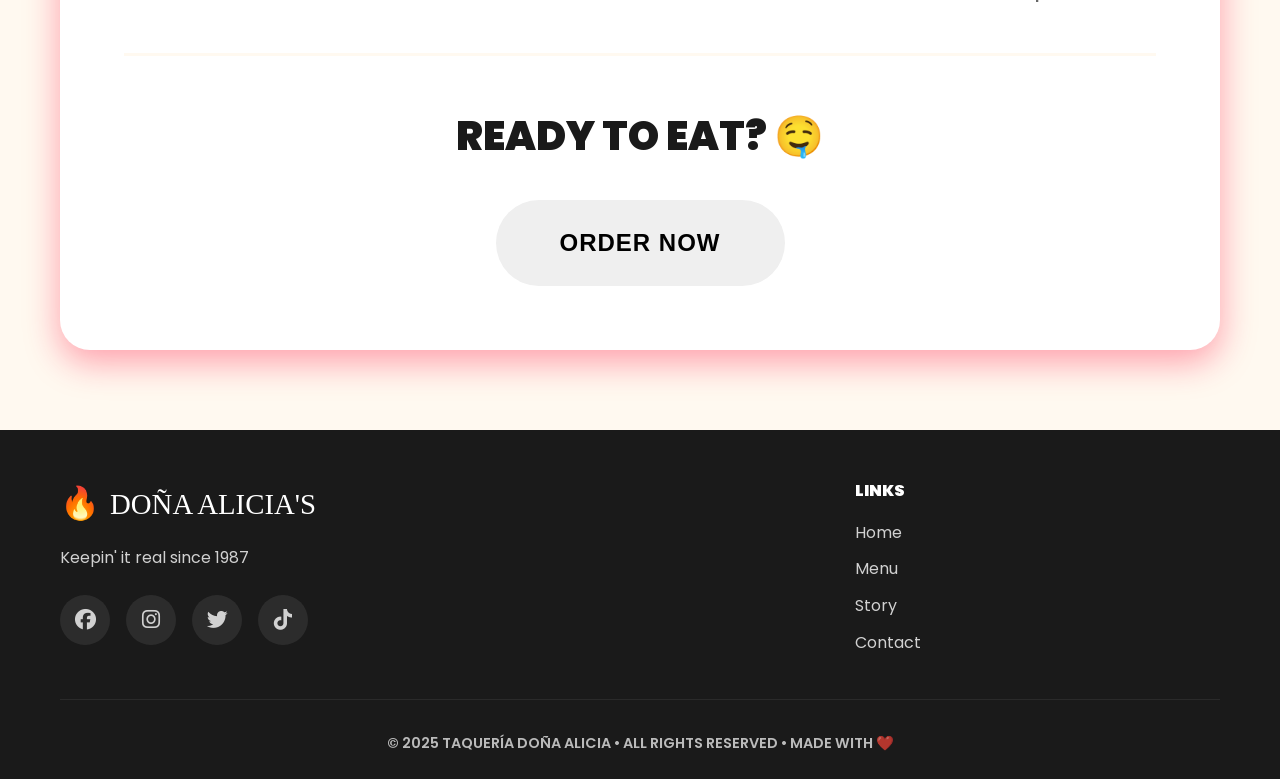
<file: street-art-wild/index.html>
<!DOCTYPE html>
<html lang="en">
<head>
    <meta charset="UTF-8">
    <meta name="viewport" content="width=device-width, initial-scale=1.0">
    <title>Taquería Doña Alicia - Street Food Vibes</title>
    <link rel="stylesheet" href="style.css">
    <link href="https://fonts.googleapis.com/css2?family=Permanent+Marker&family=Poppins:wght@400;600;700;900&display=swap" rel="stylesheet">
    <link rel="stylesheet" href="https://cdn.jsdelivr.net/npm/@fortawesome/fontawesome-free@6.4.0/css/all.min.css">
</head>
<body>
    <!-- Navigation -->
    <nav class="navbar">
        <div class="nav-container">
            <div class="logo">
                <span class="logo-emoji">🔥</span>
                <span class="logo-text">DOÑA ALICIA'S</span>
            </div>
            <ul class="nav-menu">
                <li><a href="index.html" class="active">HOME</a></li>
                <li><a href="menu.html">MENU</a></li>
                <li><a href="#story">STORY</a></li>
                <li><a href="#contact">HIT US UP</a></li>
            </ul>
            <div class="nav-actions">
                <button class="account-btn" onclick="openAuthModal()">
                    <i class="fas fa-user"></i>
                </button>
                <button class="cart-btn" onclick="window.location.href='checkout.html'">
                    <i class="fas fa-shopping-bag"></i>
                    <span class="cart-count">0</span>
                </button>
            </div>
        </div>
    </nav>

    <!-- Hero Section -->
    <section class="hero">
        <div class="hero-pattern"></div>
        <div class="hero-content">
            <div class="hero-badge">⚡ REAL DEAL MEXICAN ⚡</div>
            <h1 class="hero-title">
                <span class="title-top">TACOS SO GOOD</span>
                <span class="title-main">YOU'LL CRY</span>
                <span class="title-bottom">(happy tears only)</span>
            </h1>
            <div class="hero-features">
                <span>🌮 LEGIT AF</span>
                <span>🔥 37 YEARS STRONG</span>
                <span>⭐ 4.9 STARS</span>
            </div>
            <div class="hero-cta">
                <button class="btn btn-primary" onclick="window.location.href='menu.html'">
                    ORDER NOW
                </button>
                <button class="btn btn-secondary" onclick="document.getElementById('story').scrollIntoView({behavior: 'smooth'})">
                    OUR VIBE
                </button>
            </div>
        </div>
        <div class="hero-graphic">
            <div class="graphic-taco">🌮</div>
            <div class="graphic-flame">🔥</div>
            <div class="graphic-pepper">🌶️</div>
        </div>
    </section>

    <!-- Special Alert -->
    <section class="alert-banner">
        <div class="alert-content">
            <span class="alert-emoji">🚨</span>
            <strong>TODAY'S INSANITY:</strong>
            <span>Birria Tacos + Consommé = Your new obsession</span>
            <button class="btn btn-alert" onclick="window.location.href='menu.html'">GET IT</button>
        </div>
    </section>

    <!-- Trust Badges -->
    <section class="badges-section">
        <div class="container">
            <div class="badges-grid">
                <div class="badge-item">
                    <div class="badge-icon">✅</div>
                    <h3>GRADE A</h3>
                    <p>Health certified</p>
                </div>
                <div class="badge-item">
                    <div class="badge-icon">🥬</div>
                    <h3>FRESH DAILY</h3>
                    <p>Zero shortcuts</p>
                </div>
                <div class="badge-item">
                    <div class="badge-icon">👵</div>
                    <h3>GRANDMA'S RECIPES</h3>
                    <p>3 generations deep</p>
                </div>
                <div class="badge-item">
                    <div class="badge-icon">❤️</div>
                    <h3>COMMUNITY FAVE</h3>
                    <p>Since '87</p>
                </div>
            </div>
        </div>
    </section>

    <!-- Menu Preview -->
    <section class="menu-preview">
        <div class="container">
            <div class="section-header">
                <h2>STUFF THAT'LL<br/>BLOW YOUR MIND 🤯</h2>
                <p>No cap - these are fire</p>
            </div>

            <div class="items-grid">
                <div class="item-card hot">
                    <div class="item-badge">🔥 HOT SELLER</div>
                    <div class="item-emoji">🌮</div>
                    <h3>AL PASTOR TACOS</h3>
                    <p>Pork + Pineapple = Chef's kiss 👌</p>
                    <div class="item-stats">
                        <span class="rating">⭐⭐⭐⭐⭐</span>
                        <span class="reviews">(1.2K+ raves)</span>
                    </div>
                    <div class="customer-shout">
                        "BEST TACOS EVER OMG" - Maria
                    </div>
                    <div class="item-footer">
                        <span class="price">$3.50</span>
                        <button class="btn btn-add">ADD</button>
                    </div>
                </div>

                <div class="item-card special">
                    <div class="item-badge special">✨ CHEF'S PICK</div>
                    <div class="item-emoji">🫔</div>
                    <h3>ENCHILADAS VERDES</h3>
                    <p>Like abuela made 'em 💚</p>
                    <div class="item-stats">
                        <span class="rating">⭐⭐⭐⭐⭐</span>
                        <span class="reviews">(892 loves)</span>
                    </div>
                    <div class="customer-shout">
                        "STRAIGHT UP AUTHENTIC" - Carlos
                    </div>
                    <div class="item-footer">
                        <span class="price">$12.99</span>
                        <button class="btn btn-add">ADD</button>
                    </div>
                </div>

                <div class="item-card popular">
                    <div class="item-badge popular">💯 MOST ORDERED</div>
                    <div class="item-emoji">🧀</div>
                    <h3>QUESADILLA SUPREME</h3>
                    <p>Cheesy perfection 😍</p>
                    <div class="item-stats">
                        <span class="rating">⭐⭐⭐⭐✨</span>
                        <span class="reviews">(1.5K+ fans)</span>
                    </div>
                    <div class="customer-shout">
                        "MY KIDS DEMAND THIS WEEKLY" - Jen
                    </div>
                    <div class="item-footer">
                        <span class="price">$9.99</span>
                        <button class="btn btn-add">ADD</button>
                    </div>
                </div>
            </div>

            <div class="view-more">
                <button class="btn btn-big" onclick="window.location.href='menu.html'">
                    SEE ALL THE GOODNESS
                </button>
            </div>
        </div>
    </section>

    <!-- Story Section -->
    <section id="story" class="story-section">
        <div class="container">
            <div class="story-layout">
                <div class="story-image">
                    <div class="image-content">
                        <div class="image-emoji">❤️</div>
                        <p>FAMILY VIBES</p>
                    </div>
                </div>
                <div class="story-content">
                    <h2>REAL TALK:<br/>THIS IS FAMILY</h2>
                    <div class="story-underline"></div>
                    <p class="story-big">Doña Alicia didn't play. She brought LEGIT recipes from Jalisco and we've been keeping it 💯 for 37 years.</p>
                    <p>Started in a tiny kitchen. Now? We're the spot everyone talks about. Every single dish = grandma-approved, no shortcuts, all heart.</p>
                    <p>We prep fresh EVERY. SINGLE. DAY. That's the only way we know how. When you bite into our food, you're tasting decades of perfection and a whole lotta love.</p>
                    <div class="story-quote">
                        <div class="quote-icon">💬</div>
                        <p>"Food made with love hits different. That's our whole vibe."</p>
                        <span>- Doña Alicia</span>
                    </div>
                </div>
            </div>
        </div>
    </section>

    <!-- Reviews Section -->
    <section class="reviews-section">
        <div class="container">
            <div class="section-header">
                <h2>PEOPLE ARE<br/>FREAKING OUT 😱</h2>
                <p>Real reviews from real folks</p>
            </div>

            <div class="reviews-grid">
                <div class="review-card featured">
                    <div class="review-label">⭐ FEATURED</div>
                    <div class="review-rating">⭐⭐⭐⭐⭐</div>
                    <p class="review-text">"Been coming for 10 YEARS. Never disappoints. The carne asada tacos are UNREAL. This place feels like home."</p>
                    <div class="reviewer">
                        <div class="reviewer-avatar">JR</div>
                        <div class="reviewer-info">
                            <strong>Jessica R.</strong>
                            <span>Verified Regular</span>
                        </div>
                    </div>
                </div>

                <div class="review-card">
                    <div class="review-rating">⭐⭐⭐⭐⭐</div>
                    <p class="review-text">"Best Mexican food around. PERIOD. Fresh, authentic, generous portions. The family is so welcoming!"</p>
                    <div class="reviewer">
                        <div class="reviewer-avatar">MT</div>
                        <div class="reviewer-info">
                            <strong>Michael T.</strong>
                            <span>First-time = Mind blown</span>
                        </div>
                    </div>
                </div>

                <div class="review-card">
                    <div class="review-rating">⭐⭐⭐⭐⭐</div>
                    <p class="review-text">"The birria tacos CHANGED MY LIFE. That consommé? *chef's kiss* I order from here 2x a week now."</p>
                    <div class="reviewer">
                        <div class="reviewer-avatar">SL</div>
                        <div class="reviewer-info">
                            <strong>Sarah L.</strong>
                            <span>Birria Addict</span>
                        </div>
                    </div>
                </div>
            </div>
        </div>
    </section>

    <!-- Contact Section -->
    <section id="contact" class="contact-section">
        <div class="container">
            <div class="contact-box">
                <div class="contact-header">
                    <h2>HIT US UP 📞</h2>
                    <p>Order online • Pickup or delivery • Ez pz</p>
                </div>
                <div class="contact-grid">
                    <div class="contact-item">
                        <div class="contact-icon">📱</div>
                        <strong>CALL/TEXT</strong>
                        <p>(555) 123-4567</p>
                    </div>
                    <div class="contact-item">
                        <div class="contact-icon">📧</div>
                        <strong>EMAIL</strong>
                        <p>hola@taqueria-alicia.com</p>
                    </div>
                    <div class="contact-item">
                        <div class="contact-icon">⏰</div>
                        <strong>HOURS</strong>
                        <p>Mon-Sat: 10am-9pm<br/>Sun: 11am-8pm</p>
                    </div>
                </div>
                <div class="contact-cta">
                    <h3>READY TO EAT? 🤤</h3>
                    <button class="btn btn-huge" onclick="window.location.href='menu.html'">
                        ORDER NOW
                    </button>
                </div>
            </div>
        </div>
    </section>

    <!-- Footer -->
    <footer class="footer">
        <div class="container">
            <div class="footer-content">
                <div class="footer-brand">
                    <div class="footer-logo">
                        <span class="logo-emoji">🔥</span>
                        <span>DOÑA ALICIA'S</span>
                    </div>
                    <p>Keepin' it real since 1987</p>
                    <div class="social-links">
                        <a href="#"><i class="fab fa-facebook"></i></a>
                        <a href="#"><i class="fab fa-instagram"></i></a>
                        <a href="#"><i class="fab fa-twitter"></i></a>
                        <a href="#"><i class="fab fa-tiktok"></i></a>
                    </div>
                </div>
                <div class="footer-links">
                    <h4>LINKS</h4>
                    <ul>
                        <li><a href="index.html">Home</a></li>
                        <li><a href="menu.html">Menu</a></li>
                        <li><a href="#story">Story</a></li>
                        <li><a href="#contact">Contact</a></li>
                    </ul>
                </div>
            </div>
            <div class="footer-bottom">
                <p>© 2025 TAQUERÍA DOÑA ALICIA • ALL RIGHTS RESERVED • MADE WITH ❤️</p>
            </div>
        </div>
    </footer>

    <!-- Auth Modal -->
    <div id="authModal" class="modal">
        <div class="modal-content">
            <span class="close" onclick="closeAuthModal()">&times;</span>
            <h2>SIGN IN</h2>
            <form class="auth-form">
                <input type="email" placeholder="Email" required>
                <input type="password" placeholder="Password" required>
                <button type="submit" class="btn btn-primary">LET'S GO</button>
            </form>
            <p class="auth-switch">New here? <a href="#">SIGN UP</a></p>
        </div>
    </div>

    <script src="script.js"></script>
</body>
</html>
</file>
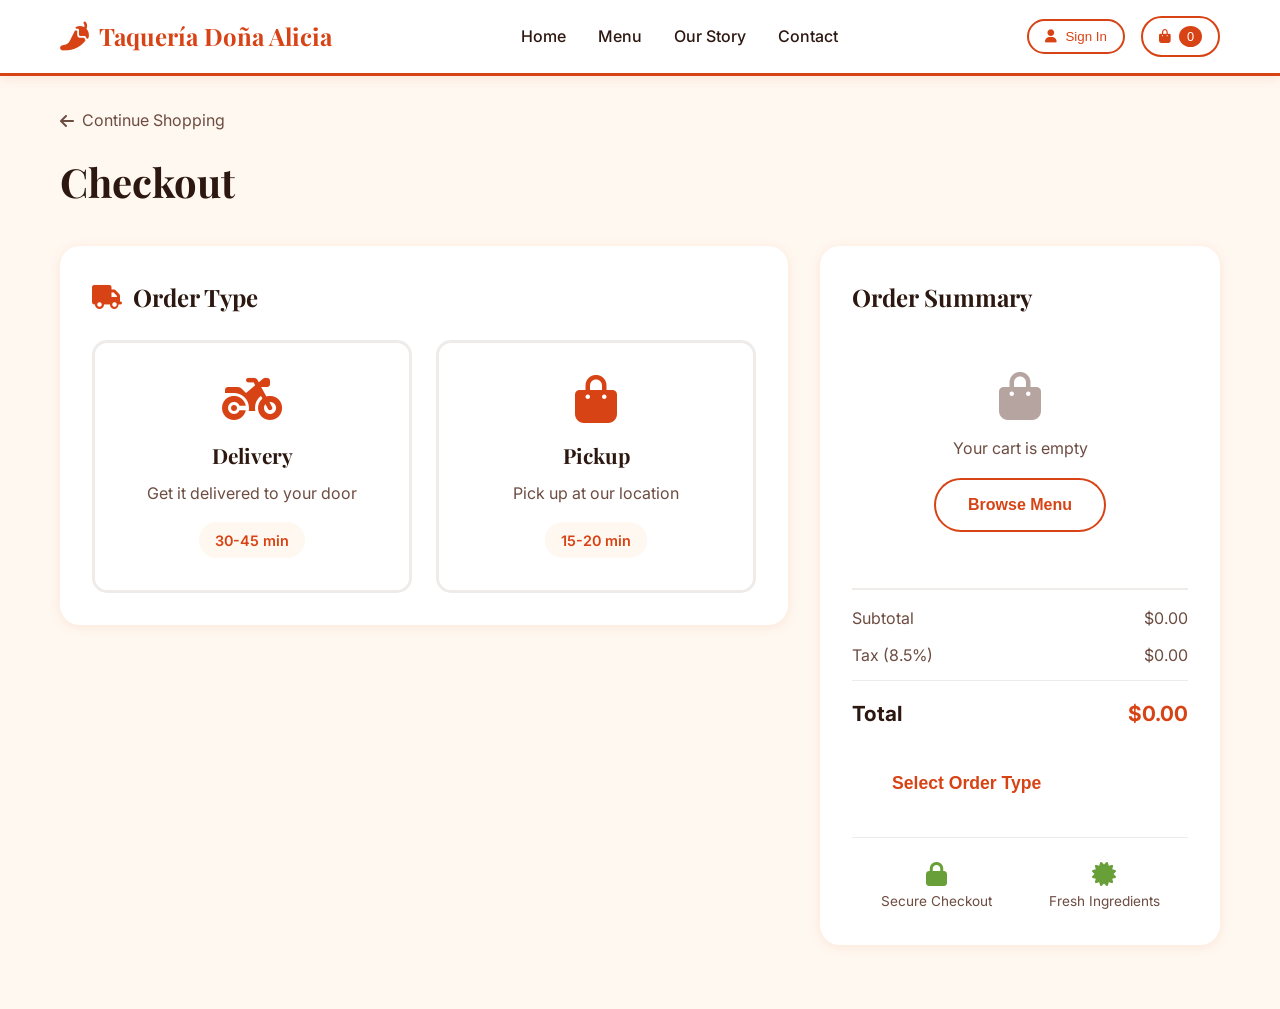
<file: cultural-fire/checkout.html>
<!DOCTYPE html>
<html lang="en">
<head>
    <meta charset="UTF-8">
    <meta name="viewport" content="width=device-width, initial-scale=1.0">
    <title>Checkout - Taquería Doña Alicia</title>
    <link rel="stylesheet" href="style.css">
    <link rel="stylesheet" href="checkout-style.css">
    <link href="https://fonts.googleapis.com/css2?family=Playfair+Display:wght@400;600;700&family=Inter:wght@300;400;500;600&display=swap" rel="stylesheet">
    <link rel="stylesheet" href="https://cdn.jsdelivr.net/npm/@fortawesome/fontawesome-free@6.4.0/css/all.min.css">
</head>
<body>
    <!-- Navigation -->
    <nav class="navbar">
        <div class="nav-container">
            <div class="logo">
                <i class="fas fa-pepper-hot"></i>
                <span>Taquería Doña Alicia</span>
            </div>
            <ul class="nav-menu">
                <li><a href="index.html">Home</a></li>
                <li><a href="menu.html">Menu</a></li>
                <li><a href="index.html#story">Our Story</a></li>
                <li><a href="index.html#contact">Contact</a></li>
            </ul>
            <div class="nav-actions">
                <button class="account-btn" onclick="openAuthModal()">
                    <i class="fas fa-user"></i>
                    <span>Sign In</span>
                </button>
                <button class="cart-btn active">
                    <i class="fas fa-shopping-bag"></i>
                    <span class="cart-count">0</span>
                </button>
            </div>
        </div>
    </nav>

    <!-- Checkout Content -->
    <div class="checkout-container">
        <div class="container">
            <div class="checkout-header">
                <a href="menu.html" class="back-link">
                    <i class="fas fa-arrow-left"></i> Continue Shopping
                </a>
                <h1>Checkout</h1>
            </div>

            <div class="checkout-grid">
                <!-- Order Details -->
                <div class="checkout-main">
                    <!-- Order Type Selection -->
                    <div class="checkout-section">
                        <h2><i class="fas fa-truck"></i> Order Type</h2>
                        <div class="order-type-grid">
                            <div class="order-type-card" data-type="delivery">
                                <i class="fas fa-motorcycle"></i>
                                <h3>Delivery</h3>
                                <p>Get it delivered to your door</p>
                                <span class="order-type-time">30-45 min</span>
                            </div>
                            <div class="order-type-card" data-type="pickup">
                                <i class="fas fa-shopping-bag"></i>
                                <h3>Pickup</h3>
                                <p>Pick up at our location</p>
                                <span class="order-type-time">15-20 min</span>
                            </div>
                        </div>
                    </div>

                    <!-- Customer Information -->
                    <div class="checkout-section" id="customerInfoSection" style="display: none;">
                        <h2><i class="fas fa-user"></i> Your Information</h2>
                        <form id="checkoutForm" class="checkout-form">
                            <div class="form-row">
                                <div class="form-group">
                                    <label>First Name *</label>
                                    <input type="text" id="firstName" required>
                                </div>
                                <div class="form-group">
                                    <label>Last Name *</label>
                                    <input type="text" id="lastName" required>
                                </div>
                            </div>

                            <div class="form-row">
                                <div class="form-group">
                                    <label>Phone Number *</label>
                                    <input type="tel" id="phone" placeholder="(555) 123-4567" required>
                                </div>
                                <div class="form-group">
                                    <label>Email</label>
                                    <input type="email" id="email" placeholder="your@email.com">
                                </div>
                            </div>

                            <!-- Delivery Address (shown only for delivery) -->
                            <div id="deliveryFields" style="display: none;">
                                <div class="form-group">
                                    <label>Delivery Address *</label>
                                    <input type="text" id="address" placeholder="Street address">
                                </div>
                                <div class="form-row">
                                    <div class="form-group">
                                        <label>City *</label>
                                        <input type="text" id="city">
                                    </div>
                                    <div class="form-group">
                                        <label>ZIP Code *</label>
                                        <input type="text" id="zip" placeholder="12345">
                                    </div>
                                </div>
                                <div class="form-group">
                                    <label>Delivery Instructions</label>
                                    <textarea id="deliveryInstructions" rows="3" placeholder="Apartment number, gate code, etc."></textarea>
                                </div>
                            </div>

                            <div class="form-group">
                                <label>Special Requests</label>
                                <textarea id="specialRequests" rows="3" placeholder="Any special requests or dietary restrictions?"></textarea>
                            </div>
                        </form>
                    </div>

                    <!-- Payment Information -->
                    <div class="checkout-section" id="paymentSection" style="display: none;">
                        <h2><i class="fas fa-credit-card"></i> Payment</h2>
                        <div class="payment-note">
                            <i class="fas fa-info-circle"></i>
                            <p>Payment will be collected upon delivery/pickup</p>
                        </div>
                        <div class="payment-methods">
                            <div class="payment-method active">
                                <i class="fas fa-money-bill-wave"></i>
                                <span>Cash</span>
                            </div>
                            <div class="payment-method">
                                <i class="fas fa-credit-card"></i>
                                <span>Card</span>
                            </div>
                        </div>
                    </div>
                </div>

                <!-- Order Summary -->
                <div class="checkout-sidebar">
                    <div class="order-summary">
                        <h2>Order Summary</h2>
                        
                        <div id="cartItems" class="cart-items">
                            <!-- Cart items will be inserted here -->
                        </div>

                        <div class="summary-totals">
                            <div class="summary-row">
                                <span>Subtotal</span>
                                <span id="subtotal">$0.00</span>
                            </div>
                            <div class="summary-row">
                                <span>Tax (8.5%)</span>
                                <span id="tax">$0.00</span>
                            </div>
                            <div class="summary-row delivery-fee" style="display: none;">
                                <span>Delivery Fee</span>
                                <span id="deliveryFee">$3.99</span>
                            </div>
                            <div class="summary-row total">
                                <span>Total</span>
                                <span id="total">$0.00</span>
                            </div>
                        </div>

                        <button id="placeOrderBtn" class="btn btn-primary btn-large" disabled>
                            Select Order Type
                        </button>

                        <div class="trust-badges">
                            <div class="badge">
                                <i class="fas fa-lock"></i>
                                <span>Secure Checkout</span>
                            </div>
                            <div class="badge">
                                <i class="fas fa-certificate"></i>
                                <span>Fresh Ingredients</span>
                            </div>
                        </div>
                    </div>
                </div>
            </div>
        </div>
    </div>

    <!-- Auth Modal -->
    <div id="authModal" class="modal">
        <div class="modal-content">
            <span class="close" onclick="closeAuthModal()">&times;</span>
            <h2>Sign In</h2>
            <form class="auth-form">
                <input type="email" placeholder="Email" required>
                <input type="password" placeholder="Password" required>
                <button type="submit" class="btn btn-primary">Sign In</button>
            </form>
            <p class="auth-switch">Don't have an account? <a href="#" onclick="alert('Sign up functionality would go here')">Sign Up</a></p>
        </div>
    </div>

    <!-- Order Confirmation Modal -->
    <div id="confirmationModal" class="modal">
        <div class="modal-content confirmation-modal">
            <div class="confirmation-icon">
                <i class="fas fa-check-circle"></i>
            </div>
            <h2>Order Placed Successfully!</h2>
            <p class="confirmation-text">Thank you for your order. We'll start preparing your delicious meal right away!</p>
            <div class="confirmation-details">
                <div class="detail-item">
                    <strong>Order Number:</strong>
                    <span id="orderNumber">#12345</span>
                </div>
                <div class="detail-item">
                    <strong>Estimated Time:</strong>
                    <span id="estimatedTime">30-45 minutes</span>
                </div>
            </div>
            <button class="btn btn-primary" onclick="window.location.href='index.html'">
                Back to Home
            </button>
        </div>
    </div>

    <script src="script.js"></script>
    <script src="checkout-script.js"></script>
</body>
</html>
</file>
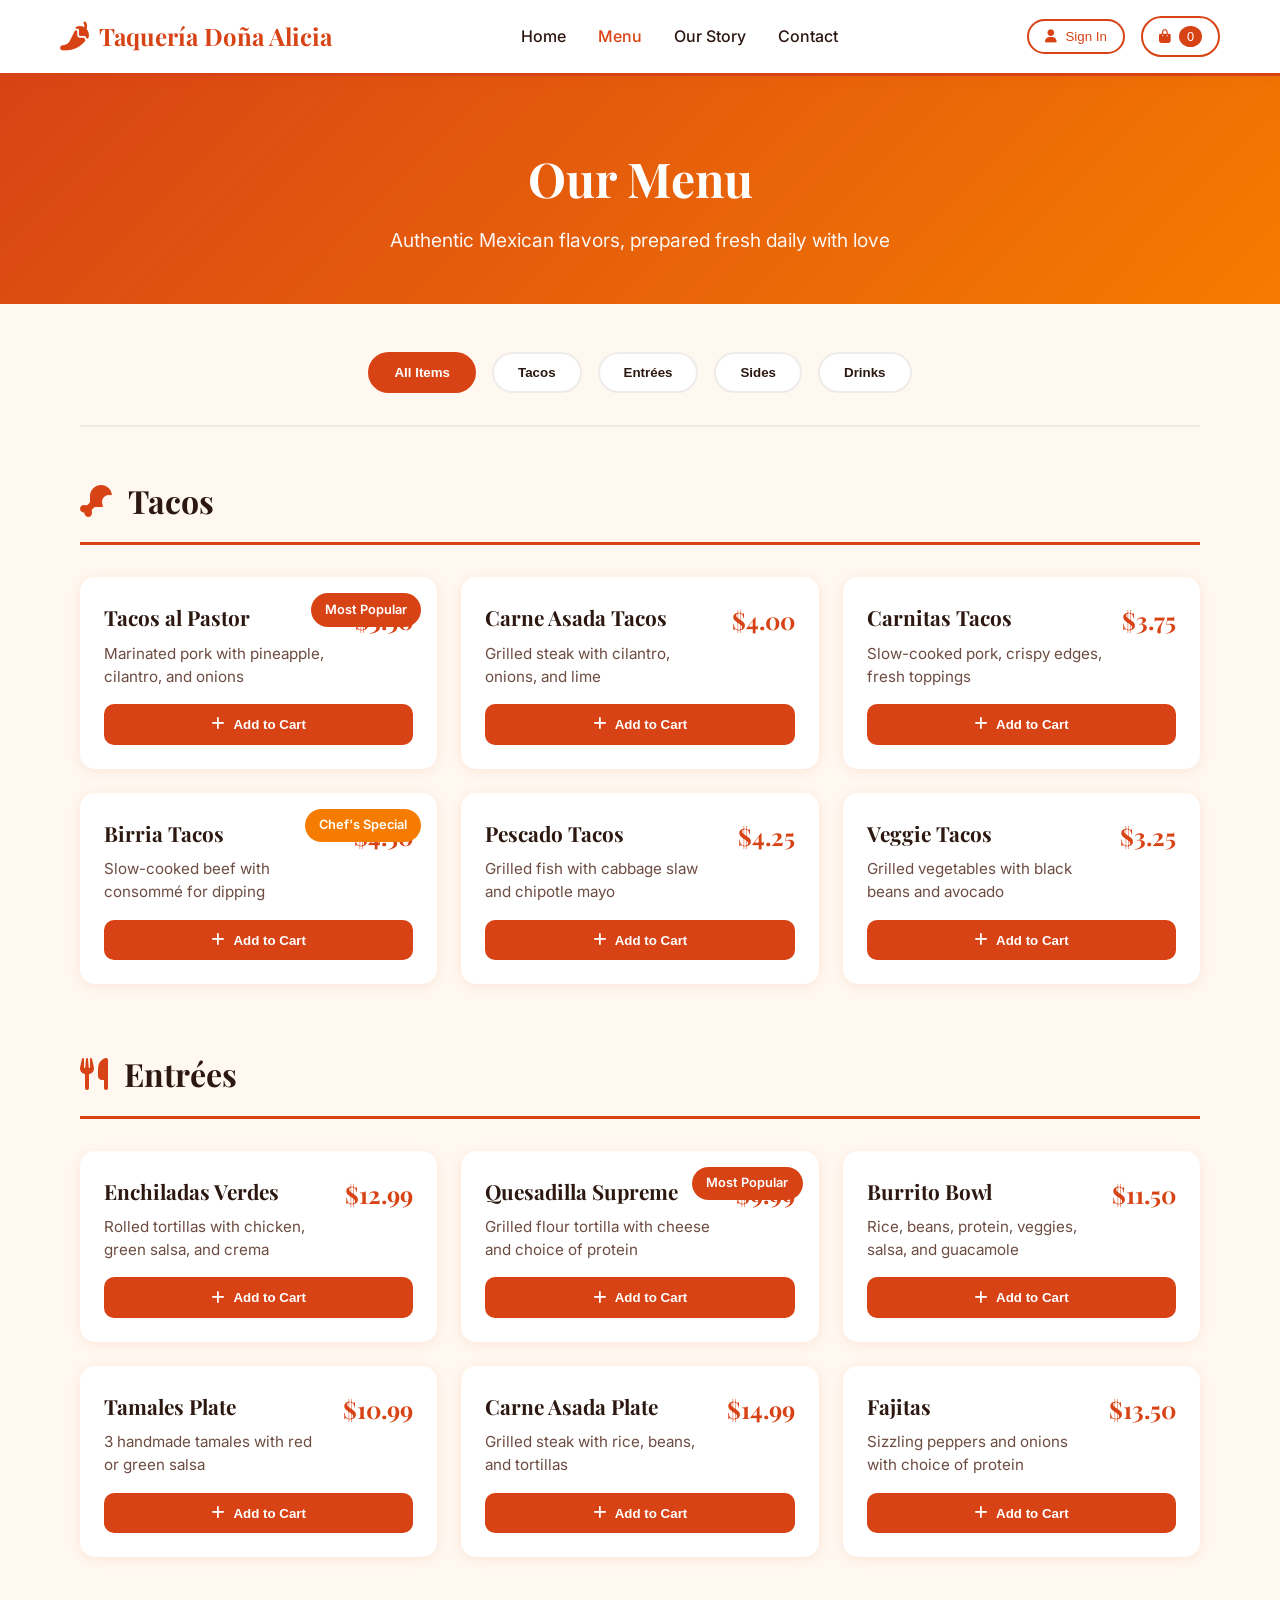
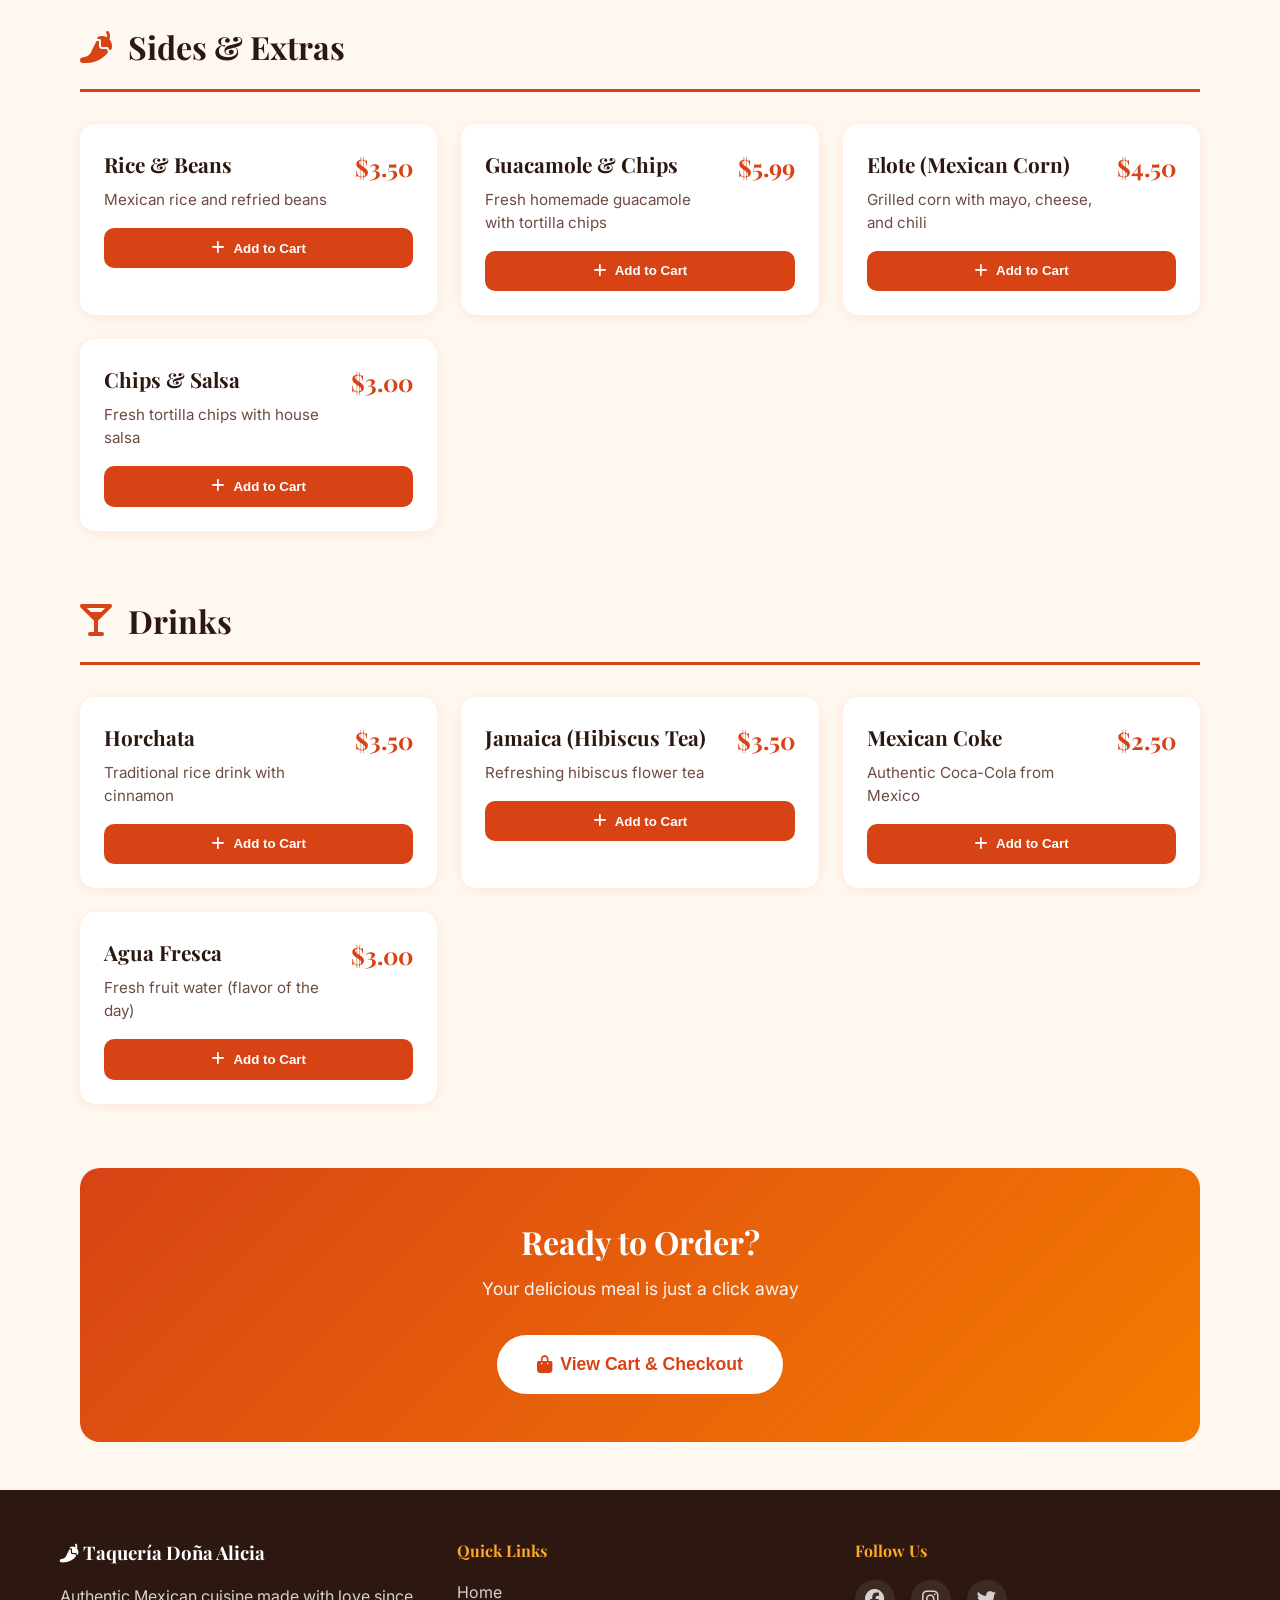
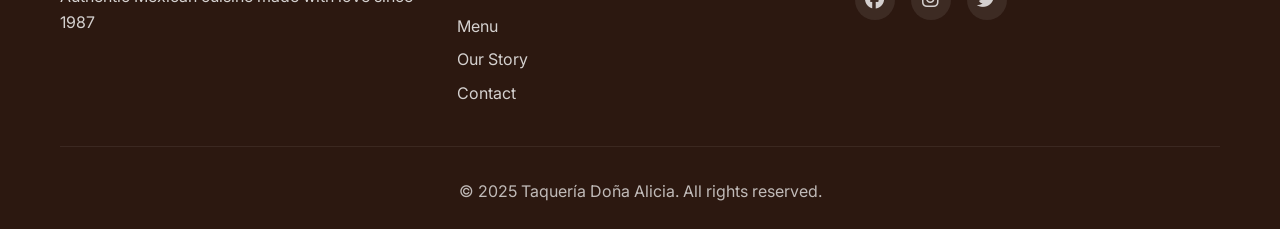
<file: cultural-fire/menu.html>
<!DOCTYPE html>
<html lang="en">
<head>
    <meta charset="UTF-8">
    <meta name="viewport" content="width=device-width, initial-scale=1.0">
    <title>Menu - Taquería Doña Alicia</title>
    <link rel="stylesheet" href="style.css">
    <link rel="stylesheet" href="menu-style.css">
    <link href="https://fonts.googleapis.com/css2?family=Playfair+Display:wght@400;600;700&family=Inter:wght@300;400;500;600&display=swap" rel="stylesheet">
    <link rel="stylesheet" href="https://cdn.jsdelivr.net/npm/@fortawesome/fontawesome-free@6.4.0/css/all.min.css">
</head>
<body>
    <!-- Navigation -->
    <nav class="navbar">
        <div class="nav-container">
            <div class="logo">
                <i class="fas fa-pepper-hot"></i>
                <span>Taquería Doña Alicia</span>
            </div>
            <ul class="nav-menu">
                <li><a href="index.html">Home</a></li>
                <li><a href="menu.html" class="active">Menu</a></li>
                <li><a href="index.html#story">Our Story</a></li>
                <li><a href="index.html#contact">Contact</a></li>
            </ul>
            <div class="nav-actions">
                <button class="account-btn" onclick="openAuthModal()">
                    <i class="fas fa-user"></i>
                    <span>Sign In</span>
                </button>
                <button class="cart-btn" onclick="window.location.href='checkout.html'">
                    <i class="fas fa-shopping-bag"></i>
                    <span class="cart-count">0</span>
                </button>
            </div>
        </div>
    </nav>

    <!-- Menu Header -->
    <section class="menu-header">
        <div class="container">
            <h1>Our Menu</h1>
            <p>Authentic Mexican flavors, prepared fresh daily with love</p>
        </div>
    </section>

    <!-- Menu Categories -->
    <section class="menu-content">
        <div class="container">
            <div class="menu-categories">
                <button class="category-btn active" data-category="all">All Items</button>
                <button class="category-btn" data-category="tacos">Tacos</button>
                <button class="category-btn" data-category="entrees">Entrées</button>
                <button class="category-btn" data-category="sides">Sides</button>
                <button class="category-btn" data-category="drinks">Drinks</button>
            </div>

            <!-- Tacos Section -->
            <div class="menu-section" data-category="tacos">
                <h2 class="menu-category-title">
                    <i class="fas fa-drumstick-bite"></i>
                    Tacos
                </h2>
                <div class="menu-grid">
                    <div class="menu-item">
                        <div class="menu-item-header">
                            <div>
                                <h3>Tacos al Pastor</h3>
                                <p class="item-desc">Marinated pork with pineapple, cilantro, and onions</p>
                            </div>
                            <span class="item-price">$3.50</span>
                        </div>
                        <div class="item-badge popular">Most Popular</div>
                        <button class="btn-add-menu" onclick="addMenuItemToCart('Tacos al Pastor', 3.50)">
                            <i class="fas fa-plus"></i> Add to Cart
                        </button>
                    </div>

                    <div class="menu-item">
                        <div class="menu-item-header">
                            <div>
                                <h3>Carne Asada Tacos</h3>
                                <p class="item-desc">Grilled steak with cilantro, onions, and lime</p>
                            </div>
                            <span class="item-price">$4.00</span>
                        </div>
                        <button class="btn-add-menu" onclick="addMenuItemToCart('Carne Asada Tacos', 4.00)">
                            <i class="fas fa-plus"></i> Add to Cart
                        </button>
                    </div>

                    <div class="menu-item">
                        <div class="menu-item-header">
                            <div>
                                <h3>Carnitas Tacos</h3>
                                <p class="item-desc">Slow-cooked pork, crispy edges, fresh toppings</p>
                            </div>
                            <span class="item-price">$3.75</span>
                        </div>
                        <button class="btn-add-menu" onclick="addMenuItemToCart('Carnitas Tacos', 3.75)">
                            <i class="fas fa-plus"></i> Add to Cart
                        </button>
                    </div>

                    <div class="menu-item">
                        <div class="menu-item-header">
                            <div>
                                <h3>Birria Tacos</h3>
                                <p class="item-desc">Slow-cooked beef with consommé for dipping</p>
                            </div>
                            <span class="item-price">$4.50</span>
                        </div>
                        <div class="item-badge special">Chef's Special</div>
                        <button class="btn-add-menu" onclick="addMenuItemToCart('Birria Tacos', 4.50)">
                            <i class="fas fa-plus"></i> Add to Cart
                        </button>
                    </div>

                    <div class="menu-item">
                        <div class="menu-item-header">
                            <div>
                                <h3>Pescado Tacos</h3>
                                <p class="item-desc">Grilled fish with cabbage slaw and chipotle mayo</p>
                            </div>
                            <span class="item-price">$4.25</span>
                        </div>
                        <button class="btn-add-menu" onclick="addMenuItemToCart('Pescado Tacos', 4.25)">
                            <i class="fas fa-plus"></i> Add to Cart
                        </button>
                    </div>

                    <div class="menu-item">
                        <div class="menu-item-header">
                            <div>
                                <h3>Veggie Tacos</h3>
                                <p class="item-desc">Grilled vegetables with black beans and avocado</p>
                            </div>
                            <span class="item-price">$3.25</span>
                        </div>
                        <button class="btn-add-menu" onclick="addMenuItemToCart('Veggie Tacos', 3.25)">
                            <i class="fas fa-plus"></i> Add to Cart
                        </button>
                    </div>
                </div>
            </div>

            <!-- Entrées Section -->
            <div class="menu-section" data-category="entrees">
                <h2 class="menu-category-title">
                    <i class="fas fa-utensils"></i>
                    Entrées
                </h2>
                <div class="menu-grid">
                    <div class="menu-item">
                        <div class="menu-item-header">
                            <div>
                                <h3>Enchiladas Verdes</h3>
                                <p class="item-desc">Rolled tortillas with chicken, green salsa, and crema</p>
                            </div>
                            <span class="item-price">$12.99</span>
                        </div>
                        <button class="btn-add-menu" onclick="addMenuItemToCart('Enchiladas Verdes', 12.99)">
                            <i class="fas fa-plus"></i> Add to Cart
                        </button>
                    </div>

                    <div class="menu-item">
                        <div class="menu-item-header">
                            <div>
                                <h3>Quesadilla Supreme</h3>
                                <p class="item-desc">Grilled flour tortilla with cheese and choice of protein</p>
                            </div>
                            <span class="item-price">$9.99</span>
                        </div>
                        <div class="item-badge popular">Most Popular</div>
                        <button class="btn-add-menu" onclick="addMenuItemToCart('Quesadilla Supreme', 9.99)">
                            <i class="fas fa-plus"></i> Add to Cart
                        </button>
                    </div>

                    <div class="menu-item">
                        <div class="menu-item-header">
                            <div>
                                <h3>Burrito Bowl</h3>
                                <p class="item-desc">Rice, beans, protein, veggies, salsa, and guacamole</p>
                            </div>
                            <span class="item-price">$11.50</span>
                        </div>
                        <button class="btn-add-menu" onclick="addMenuItemToCart('Burrito Bowl', 11.50)">
                            <i class="fas fa-plus"></i> Add to Cart
                        </button>
                    </div>

                    <div class="menu-item">
                        <div class="menu-item-header">
                            <div>
                                <h3>Tamales Plate</h3>
                                <p class="item-desc">3 handmade tamales with red or green salsa</p>
                            </div>
                            <span class="item-price">$10.99</span>
                        </div>
                        <button class="btn-add-menu" onclick="addMenuItemToCart('Tamales Plate', 10.99)">
                            <i class="fas fa-plus"></i> Add to Cart
                        </button>
                    </div>

                    <div class="menu-item">
                        <div class="menu-item-header">
                            <div>
                                <h3>Carne Asada Plate</h3>
                                <p class="item-desc">Grilled steak with rice, beans, and tortillas</p>
                            </div>
                            <span class="item-price">$14.99</span>
                        </div>
                        <button class="btn-add-menu" onclick="addMenuItemToCart('Carne Asada Plate', 14.99)">
                            <i class="fas fa-plus"></i> Add to Cart
                        </button>
                    </div>

                    <div class="menu-item">
                        <div class="menu-item-header">
                            <div>
                                <h3>Fajitas</h3>
                                <p class="item-desc">Sizzling peppers and onions with choice of protein</p>
                            </div>
                            <span class="item-price">$13.50</span>
                        </div>
                        <button class="btn-add-menu" onclick="addMenuItemToCart('Fajitas', 13.50)">
                            <i class="fas fa-plus"></i> Add to Cart
                        </button>
                    </div>
                </div>
            </div>

            <!-- Sides Section -->
            <div class="menu-section" data-category="sides">
                <h2 class="menu-category-title">
                    <i class="fas fa-pepper-hot"></i>
                    Sides & Extras
                </h2>
                <div class="menu-grid">
                    <div class="menu-item">
                        <div class="menu-item-header">
                            <div>
                                <h3>Rice & Beans</h3>
                                <p class="item-desc">Mexican rice and refried beans</p>
                            </div>
                            <span class="item-price">$3.50</span>
                        </div>
                        <button class="btn-add-menu" onclick="addMenuItemToCart('Rice & Beans', 3.50)">
                            <i class="fas fa-plus"></i> Add to Cart
                        </button>
                    </div>

                    <div class="menu-item">
                        <div class="menu-item-header">
                            <div>
                                <h3>Guacamole & Chips</h3>
                                <p class="item-desc">Fresh homemade guacamole with tortilla chips</p>
                            </div>
                            <span class="item-price">$5.99</span>
                        </div>
                        <button class="btn-add-menu" onclick="addMenuItemToCart('Guacamole & Chips', 5.99)">
                            <i class="fas fa-plus"></i> Add to Cart
                        </button>
                    </div>

                    <div class="menu-item">
                        <div class="menu-item-header">
                            <div>
                                <h3>Elote (Mexican Corn)</h3>
                                <p class="item-desc">Grilled corn with mayo, cheese, and chili</p>
                            </div>
                            <span class="item-price">$4.50</span>
                        </div>
                        <button class="btn-add-menu" onclick="addMenuItemToCart('Elote', 4.50)">
                            <i class="fas fa-plus"></i> Add to Cart
                        </button>
                    </div>

                    <div class="menu-item">
                        <div class="menu-item-header">
                            <div>
                                <h3>Chips & Salsa</h3>
                                <p class="item-desc">Fresh tortilla chips with house salsa</p>
                            </div>
                            <span class="item-price">$3.00</span>
                        </div>
                        <button class="btn-add-menu" onclick="addMenuItemToCart('Chips & Salsa', 3.00)">
                            <i class="fas fa-plus"></i> Add to Cart
                        </button>
                    </div>
                </div>
            </div>

            <!-- Drinks Section -->
            <div class="menu-section" data-category="drinks">
                <h2 class="menu-category-title">
                    <i class="fas fa-glass-martini-alt"></i>
                    Drinks
                </h2>
                <div class="menu-grid">
                    <div class="menu-item">
                        <div class="menu-item-header">
                            <div>
                                <h3>Horchata</h3>
                                <p class="item-desc">Traditional rice drink with cinnamon</p>
                            </div>
                            <span class="item-price">$3.50</span>
                        </div>
                        <button class="btn-add-menu" onclick="addMenuItemToCart('Horchata', 3.50)">
                            <i class="fas fa-plus"></i> Add to Cart
                        </button>
                    </div>

                    <div class="menu-item">
                        <div class="menu-item-header">
                            <div>
                                <h3>Jamaica (Hibiscus Tea)</h3>
                                <p class="item-desc">Refreshing hibiscus flower tea</p>
                            </div>
                            <span class="item-price">$3.50</span>
                        </div>
                        <button class="btn-add-menu" onclick="addMenuItemToCart('Jamaica', 3.50)">
                            <i class="fas fa-plus"></i> Add to Cart
                        </button>
                    </div>

                    <div class="menu-item">
                        <div class="menu-item-header">
                            <div>
                                <h3>Mexican Coke</h3>
                                <p class="item-desc">Authentic Coca-Cola from Mexico</p>
                            </div>
                            <span class="item-price">$2.50</span>
                        </div>
                        <button class="btn-add-menu" onclick="addMenuItemToCart('Mexican Coke', 2.50)">
                            <i class="fas fa-plus"></i> Add to Cart
                        </button>
                    </div>

                    <div class="menu-item">
                        <div class="menu-item-header">
                            <div>
                                <h3>Agua Fresca</h3>
                                <p class="item-desc">Fresh fruit water (flavor of the day)</p>
                            </div>
                            <span class="item-price">$3.00</span>
                        </div>
                        <button class="btn-add-menu" onclick="addMenuItemToCart('Agua Fresca', 3.00)">
                            <i class="fas fa-plus"></i> Add to Cart
                        </button>
                    </div>
                </div>
            </div>

            <!-- Checkout CTA -->
            <div class="checkout-cta">
                <div class="cta-content">
                    <h3>Ready to Order?</h3>
                    <p>Your delicious meal is just a click away</p>
                    <button class="btn btn-primary btn-large" onclick="window.location.href='checkout.html'">
                        <i class="fas fa-shopping-bag"></i>
                        View Cart & Checkout
                    </button>
                </div>
            </div>
        </div>
    </section>

    <!-- Footer -->
    <footer class="footer">
        <div class="container">
            <div class="footer-content">
                <div class="footer-section">
                    <h3><i class="fas fa-pepper-hot"></i> Taquería Doña Alicia</h3>
                    <p>Authentic Mexican cuisine made with love since 1987</p>
                </div>
                <div class="footer-section">
                    <h4>Quick Links</h4>
                    <ul>
                        <li><a href="index.html">Home</a></li>
                        <li><a href="menu.html">Menu</a></li>
                        <li><a href="index.html#story">Our Story</a></li>
                        <li><a href="index.html#contact">Contact</a></li>
                    </ul>
                </div>
                <div class="footer-section">
                    <h4>Follow Us</h4>
                    <div class="social-links">
                        <a href="#"><i class="fab fa-facebook"></i></a>
                        <a href="#"><i class="fab fa-instagram"></i></a>
                        <a href="#"><i class="fab fa-twitter"></i></a>
                    </div>
                </div>
            </div>
            <div class="footer-bottom">
                <p>&copy; 2025 Taquería Doña Alicia. All rights reserved.</p>
            </div>
        </div>
    </footer>

    <!-- Auth Modal -->
    <div id="authModal" class="modal">
        <div class="modal-content">
            <span class="close" onclick="closeAuthModal()">&times;</span>
            <h2>Sign In</h2>
            <form class="auth-form">
                <input type="email" placeholder="Email" required>
                <input type="password" placeholder="Password" required>
                <button type="submit" class="btn btn-primary">Sign In</button>
            </form>
            <p class="auth-switch">Don't have an account? <a href="#" onclick="alert('Sign up functionality would go here')">Sign Up</a></p>
        </div>
    </div>

    <script src="script.js"></script>
    <script src="menu-script.js"></script>
</body>
</html>
</file>
<file: cultural-fire/style.css>
/* Cultural Fire Theme - Heritage & Trust */

:root {
    /* Warm, traditional color palette */
    --primary-color: #D84315;
    --secondary-color: #F57C00;
    --accent-color: #FFA726;
    --text-dark: #2C1810;
    --text-light: #6D4C41;
    --bg-cream: #FFF8F0;
    --bg-white: #FFFFFF;
    --border-color: #EFEBE9;
    --success-color: #689F38;
    --shadow: 0 2px 12px rgba(216, 67, 21, 0.1);
    --shadow-hover: 0 4px 20px rgba(216, 67, 21, 0.2);
}

* {
    margin: 0;
    padding: 0;
    box-sizing: border-box;
}

body {
    font-family: 'Inter', sans-serif;
    color: var(--text-dark);
    background-color: var(--bg-cream);
    line-height: 1.6;
}

h1, h2, h3, h4 {
    font-family: 'Playfair Display', serif;
    font-weight: 700;
}

.container {
    max-width: 1200px;
    margin: 0 auto;
    padding: 0 20px;
}

/* Navigation */
.navbar {
    background: var(--bg-white);
    box-shadow: var(--shadow);
    position: sticky;
    top: 0;
    z-index: 1000;
    border-bottom: 3px solid var(--primary-color);
}

.nav-container {
    max-width: 1200px;
    margin: 0 auto;
    padding: 1rem 20px;
    display: flex;
    justify-content: space-between;
    align-items: center;
}

.logo {
    display: flex;
    align-items: center;
    gap: 10px;
    font-family: 'Playfair Display', serif;
    font-size: 1.5rem;
    font-weight: 700;
    color: var(--primary-color);
}

.logo i {
    font-size: 1.8rem;
}

.nav-menu {
    display: flex;
    list-style: none;
    gap: 2rem;
}

.nav-menu a {
    text-decoration: none;
    color: var(--text-dark);
    font-weight: 500;
    transition: color 0.3s;
}

.nav-menu a:hover,
.nav-menu a.active {
    color: var(--primary-color);
}

.nav-actions {
    display: flex;
    gap: 1rem;
    align-items: center;
}

.account-btn,
.cart-btn {
    background: none;
    border: 2px solid var(--primary-color);
    color: var(--primary-color);
    padding: 0.5rem 1rem;
    border-radius: 25px;
    cursor: pointer;
    display: flex;
    align-items: center;
    gap: 0.5rem;
    font-weight: 500;
    transition: all 0.3s;
}

.account-btn:hover,
.cart-btn:hover {
    background: var(--primary-color);
    color: white;
}

.cart-btn {
    position: relative;
}

.cart-count {
    background: var(--primary-color);
    color: white;
    border-radius: 50%;
    padding: 0.2rem 0.5rem;
    font-size: 0.8rem;
    min-width: 20px;
    text-align: center;
}

/* Hero Section */
.hero {
    position: relative;
    background: linear-gradient(135deg, var(--primary-color) 0%, var(--secondary-color) 100%);
    color: white;
    padding: 100px 20px;
    text-align: center;
    overflow: hidden;
}

.hero-overlay {
    position: absolute;
    top: 0;
    left: 0;
    right: 0;
    bottom: 0;
    background: url('data:image/svg+xml,<svg width="100" height="100" xmlns="http://www.w3.org/2000/svg"><path d="M0 0h100v100H0z" fill="none"/><path d="M50 10l5 15h16l-13 10 5 15-13-10-13 10 5-15-13-10h16z" fill="rgba(255,255,255,0.05)"/></svg>');
    opacity: 0.3;
}

.hero-content {
    position: relative;
    z-index: 1;
    max-width: 900px;
    margin: 0 auto;
}

.hero-badge {
    display: inline-flex;
    align-items: center;
    gap: 0.5rem;
    background: rgba(255, 255, 255, 0.2);
    backdrop-filter: blur(10px);
    padding: 0.5rem 1.5rem;
    border-radius: 25px;
    margin-bottom: 2rem;
    font-weight: 500;
    animation: pulse 2s infinite;
}

@keyframes pulse {
    0%, 100% { transform: scale(1); }
    50% { transform: scale(1.05); }
}

.hero h1 {
    font-size: 3.5rem;
    margin-bottom: 1rem;
    text-shadow: 2px 2px 4px rgba(0,0,0,0.2);
}

.hero-subtitle {
    font-size: 1.3rem;
    margin-bottom: 2rem;
    opacity: 0.95;
    line-height: 1.8;
}

.hero-stats {
    display: flex;
    justify-content: center;
    gap: 3rem;
    margin: 2rem 0;
}

.stat {
    display: flex;
    flex-direction: column;
    align-items: center;
}

.stat strong {
    font-size: 2rem;
    font-family: 'Playfair Display', serif;
    display: block;
}

.stat span {
    font-size: 0.9rem;
    opacity: 0.9;
}

.hero-cta {
    display: flex;
    gap: 1rem;
    justify-content: center;
    margin-top: 2rem;
}

/* Buttons */
.btn {
    padding: 1rem 2rem;
    border: none;
    border-radius: 30px;
    font-weight: 600;
    cursor: pointer;
    transition: all 0.3s;
    font-size: 1rem;
    display: inline-flex;
    align-items: center;
    gap: 0.5rem;
}

.btn-primary {
    background: white;
    color: var(--primary-color);
}

.btn-primary:hover {
    transform: translateY(-2px);
    box-shadow: var(--shadow-hover);
}

.btn-secondary {
    background: rgba(255, 255, 255, 0.2);
    color: white;
    border: 2px solid white;
}

.btn-secondary:hover {
    background: white;
    color: var(--primary-color);
}

.btn-outline {
    background: transparent;
    border: 2px solid var(--primary-color);
    color: var(--primary-color);
}

.btn-outline:hover {
    background: var(--primary-color);
    color: white;
}

.btn-large {
    padding: 1.2rem 2.5rem;
    font-size: 1.1rem;
}

/* Special Banner */
.special-banner {
    background: linear-gradient(135deg, #FF6B35 0%, #F7931E 100%);
    color: white;
    padding: 1.5rem 20px;
    position: relative;
    overflow: hidden;
}

.special-banner::before {
    content: '';
    position: absolute;
    top: 0;
    left: -100%;
    width: 100%;
    height: 100%;
    background: linear-gradient(90deg, transparent, rgba(255,255,255,0.3), transparent);
    animation: shine 3s infinite;
}

@keyframes shine {
    0% { left: -100%; }
    100% { left: 100%; }
}

.special-content {
    display: flex;
    align-items: center;
    justify-content: center;
    gap: 1.5rem;
    max-width: 1200px;
    margin: 0 auto;
    flex-wrap: wrap;
}

.special-content i {
    font-size: 2rem;
    animation: flicker 2s infinite;
}

@keyframes flicker {
    0%, 100% { opacity: 1; }
    50% { opacity: 0.7; }
}

.special-text strong {
    margin-right: 0.5rem;
}

.btn-special {
    background: white;
    color: #FF6B35;
    border: none;
    padding: 0.7rem 1.5rem;
    border-radius: 25px;
    font-weight: 600;
    cursor: pointer;
    transition: all 0.3s;
}

.btn-special:hover {
    transform: scale(1.05);
    box-shadow: 0 4px 15px rgba(0,0,0,0.2);
}

/* Social Proof */
.social-proof {
    padding: 3rem 20px;
    background: var(--bg-white);
}

.proof-grid {
    display: grid;
    grid-template-columns: repeat(auto-fit, minmax(250px, 1fr));
    gap: 2rem;
    max-width: 1200px;
    margin: 0 auto;
}

.proof-item {
    text-align: center;
    padding: 2rem;
    background: var(--bg-cream);
    border-radius: 15px;
    transition: all 0.3s;
}

.proof-item:hover {
    transform: translateY(-5px);
    box-shadow: var(--shadow-hover);
}

.proof-item i {
    font-size: 3rem;
    color: var(--primary-color);
    margin-bottom: 1rem;
}

.proof-item h3 {
    font-size: 1.3rem;
    margin-bottom: 0.5rem;
    color: var(--text-dark);
}

.proof-item p {
    color: var(--text-light);
}

/* Featured Items */
.featured-items {
    padding: 5rem 20px;
    background: var(--bg-cream);
}

.section-header {
    text-align: center;
    margin-bottom: 3rem;
}

.section-header h2 {
    font-size: 2.5rem;
    color: var(--text-dark);
    margin-bottom: 0.5rem;
}

.section-header p {
    font-size: 1.1rem;
    color: var(--text-light);
}

.items-grid {
    display: grid;
    grid-template-columns: repeat(auto-fit, minmax(320px, 1fr));
    gap: 2rem;
    margin-bottom: 3rem;
}

.item-card {
    background: var(--bg-white);
    border-radius: 20px;
    overflow: hidden;
    box-shadow: var(--shadow);
    transition: all 0.3s;
    position: relative;
}

.item-card:hover {
    transform: translateY(-10px);
    box-shadow: var(--shadow-hover);
}

.item-badge {
    position: absolute;
    top: 1rem;
    right: 1rem;
    background: var(--primary-color);
    color: white;
    padding: 0.4rem 1rem;
    border-radius: 20px;
    font-size: 0.85rem;
    font-weight: 600;
    z-index: 10;
}

.item-image {
    background: linear-gradient(135deg, var(--primary-color), var(--secondary-color));
    height: 200px;
    display: flex;
    align-items: center;
    justify-content: center;
    color: white;
}

.item-image i {
    font-size: 5rem;
    opacity: 0.9;
}

.item-info {
    padding: 1.5rem;
}

.item-info h3 {
    font-size: 1.5rem;
    margin-bottom: 0.5rem;
    color: var(--text-dark);
}

.item-rating {
    display: flex;
    align-items: center;
    gap: 0.3rem;
    margin-bottom: 1rem;
    color: var(--accent-color);
}

.item-rating span {
    color: var(--text-light);
    font-size: 0.9rem;
    margin-left: 0.5rem;
}

.item-description {
    color: var(--text-light);
    margin-bottom: 1rem;
    line-height: 1.6;
}

.customer-quote {
    font-style: italic;
    color: var(--text-light);
    background: var(--bg-cream);
    padding: 1rem;
    border-radius: 10px;
    margin-bottom: 1rem;
    font-size: 0.95rem;
}

.item-footer {
    display: flex;
    justify-content: space-between;
    align-items: center;
    margin-top: 1.5rem;
    padding-top: 1rem;
    border-top: 1px solid var(--border-color);
}

.price {
    font-size: 1.5rem;
    font-weight: 700;
    color: var(--primary-color);
    font-family: 'Playfair Display', serif;
}

.btn-add {
    background: var(--primary-color);
    color: white;
    border: none;
    padding: 0.7rem 1.5rem;
    border-radius: 25px;
    font-weight: 600;
    cursor: pointer;
    transition: all 0.3s;
}

.btn-add:hover {
    background: var(--secondary-color);
    transform: scale(1.05);
}

.view-all {
    text-align: center;
    margin-top: 3rem;
}

/* Story Section */
.story-section {
    padding: 5rem 20px;
    background: var(--bg-white);
}

.story-content {
    display: grid;
    grid-template-columns: 1fr 1fr;
    gap: 4rem;
    align-items: center;
    max-width: 1200px;
    margin: 0 auto;
}

.story-text h2 {
    font-size: 2.5rem;
    margin-bottom: 1.5rem;
    color: var(--text-dark);
}

.story-intro {
    font-size: 1.2rem;
    color: var(--primary-color);
    font-weight: 500;
    margin-bottom: 1.5rem;
}

.story-text p {
    margin-bottom: 1.5rem;
    color: var(--text-light);
    font-size: 1.05rem;
    line-height: 1.8;
}

blockquote {
    border-left: 4px solid var(--primary-color);
    padding-left: 1.5rem;
    margin: 2rem 0;
    font-style: italic;
}

blockquote p {
    font-size: 1.2rem;
    color: var(--text-dark);
}

cite {
    display: block;
    margin-top: 0.5rem;
    color: var(--primary-color);
    font-weight: 600;
    font-style: normal;
}

.story-image {
    background: var(--bg-cream);
    border-radius: 20px;
    overflow: hidden;
}

.image-placeholder {
    aspect-ratio: 1;
    display: flex;
    flex-direction: column;
    align-items: center;
    justify-content: center;
    background: linear-gradient(135deg, var(--primary-color), var(--secondary-color));
    color: white;
}

.image-placeholder i {
    font-size: 5rem;
    margin-bottom: 1rem;
}

/* Reviews Section */
.reviews-section {
    padding: 5rem 20px;
    background: var(--bg-cream);
}

.reviews-grid {
    display: grid;
    grid-template-columns: repeat(auto-fit, minmax(320px, 1fr));
    gap: 2rem;
    margin-top: 3rem;
}

.review-card {
    background: var(--bg-white);
    padding: 2rem;
    border-radius: 20px;
    box-shadow: var(--shadow);
    transition: all 0.3s;
}

.review-card:hover {
    transform: translateY(-5px);
    box-shadow: var(--shadow-hover);
}

.review-card.featured-review {
    background: linear-gradient(135deg, rgba(216, 67, 21, 0.05), rgba(245, 124, 0, 0.05));
    border: 2px solid var(--primary-color);
}

.review-header {
    display: flex;
    justify-content: space-between;
    align-items: flex-start;
    margin-bottom: 1rem;
}

.reviewer-info {
    display: flex;
    gap: 1rem;
    align-items: center;
}

.reviewer-avatar {
    width: 50px;
    height: 50px;
    border-radius: 50%;
    background: var(--primary-color);
    color: white;
    display: flex;
    align-items: center;
    justify-content: center;
    font-weight: 600;
    font-size: 1.1rem;
}

.reviewer-info h4 {
    font-size: 1.1rem;
    margin-bottom: 0.3rem;
}

.review-rating {
    color: var(--accent-color);
    font-size: 0.9rem;
}

.review-badge {
    background: var(--success-color);
    color: white;
    padding: 0.3rem 0.8rem;
    border-radius: 15px;
    font-size: 0.8rem;
    font-weight: 600;
}

.review-text {
    color: var(--text-light);
    line-height: 1.7;
    margin-bottom: 1rem;
}

.review-date {
    color: var(--text-light);
    font-size: 0.85rem;
}

/* Contact Section */
.contact-section {
    padding: 5rem 20px;
    background: var(--bg-white);
}

.contact-grid {
    display: grid;
    grid-template-columns: 1fr 1fr;
    gap: 4rem;
    max-width: 1200px;
    margin: 0 auto;
}

.contact-info h2 {
    font-size: 2.5rem;
    margin-bottom: 1rem;
    color: var(--text-dark);
}

.contact-info > p {
    color: var(--text-light);
    margin-bottom: 2rem;
    font-size: 1.1rem;
}

.contact-details {
    display: flex;
    flex-direction: column;
    gap: 1.5rem;
}

.contact-item {
    display: flex;
    gap: 1rem;
    align-items: flex-start;
}

.contact-item i {
    font-size: 1.5rem;
    color: var(--primary-color);
    margin-top: 0.3rem;
}

.contact-item strong {
    display: block;
    margin-bottom: 0.3rem;
    color: var(--text-dark);
}

.contact-item p {
    color: var(--text-light);
}

.contact-cta {
    background: linear-gradient(135deg, var(--primary-color), var(--secondary-color));
    padding: 3rem;
    border-radius: 20px;
    text-align: center;
    color: white;
    display: flex;
    flex-direction: column;
    justify-content: center;
}

.contact-cta h3 {
    font-size: 2rem;
    margin-bottom: 1rem;
}

.contact-cta p {
    margin-bottom: 2rem;
    font-size: 1.1rem;
    opacity: 0.95;
}

/* Footer */
.footer {
    background: var(--text-dark);
    color: white;
    padding: 3rem 20px 1.5rem;
}

.footer-content {
    display: grid;
    grid-template-columns: repeat(auto-fit, minmax(250px, 1fr));
    gap: 2rem;
    max-width: 1200px;
    margin: 0 auto 2rem;
}

.footer-section h3 {
    margin-bottom: 1rem;
}

.footer-section h4 {
    margin-bottom: 1rem;
    color: var(--accent-color);
}

.footer-section p {
    opacity: 0.8;
    line-height: 1.6;
}

.footer-section ul {
    list-style: none;
}

.footer-section ul li {
    margin-bottom: 0.5rem;
}

.footer-section a {
    color: white;
    text-decoration: none;
    opacity: 0.8;
    transition: opacity 0.3s;
}

.footer-section a:hover {
    opacity: 1;
}

.social-links {
    display: flex;
    gap: 1rem;
}

.social-links a {
    width: 40px;
    height: 40px;
    border-radius: 50%;
    background: rgba(255, 255, 255, 0.1);
    display: flex;
    align-items: center;
    justify-content: center;
    font-size: 1.2rem;
    transition: all 0.3s;
}

.social-links a:hover {
    background: var(--primary-color);
    transform: translateY(-3px);
}

.footer-bottom {
    text-align: center;
    padding-top: 2rem;
    border-top: 1px solid rgba(255, 255, 255, 0.1);
    opacity: 0.7;
}

/* Modal */
.modal {
    display: none;
    position: fixed;
    z-index: 2000;
    left: 0;
    top: 0;
    width: 100%;
    height: 100%;
    background-color: rgba(0,0,0,0.5);
    animation: fadeIn 0.3s;
}

@keyframes fadeIn {
    from { opacity: 0; }
    to { opacity: 1; }
}

.modal-content {
    background-color: var(--bg-white);
    margin: 10% auto;
    padding: 2rem;
    border-radius: 20px;
    width: 90%;
    max-width: 400px;
    position: relative;
    animation: slideDown 0.3s;
}

@keyframes slideDown {
    from { transform: translateY(-50px); opacity: 0; }
    to { transform: translateY(0); opacity: 1; }
}

.close {
    color: var(--text-light);
    float: right;
    font-size: 2rem;
    font-weight: bold;
    line-height: 1;
    cursor: pointer;
    transition: color 0.3s;
}

.close:hover {
    color: var(--primary-color);
}

.modal-content h2 {
    margin-bottom: 1.5rem;
    color: var(--text-dark);
}

.auth-form input {
    width: 100%;
    padding: 1rem;
    margin-bottom: 1rem;
    border: 2px solid var(--border-color);
    border-radius: 10px;
    font-size: 1rem;
    transition: border-color 0.3s;
}

.auth-form input:focus {
    outline: none;
    border-color: var(--primary-color);
}

.auth-form button {
    width: 100%;
}

.auth-switch {
    text-align: center;
    margin-top: 1rem;
    color: var(--text-light);
}

.auth-switch a {
    color: var(--primary-color);
    text-decoration: none;
    font-weight: 600;
}

.auth-switch a:hover {
    text-decoration: underline;
}

/* Responsive */
@media (max-width: 768px) {
    .nav-menu {
        display: none;
    }

    .hero h1 {
        font-size: 2.5rem;
    }

    .hero-subtitle {
        font-size: 1.1rem;
    }

    .hero-stats {
        flex-direction: column;
        gap: 1rem;
    }

    .hero-cta {
        flex-direction: column;
    }

    .story-content,
    .contact-grid {
        grid-template-columns: 1fr;
    }

    .section-header h2 {
        font-size: 2rem;
    }

    .items-grid,
    .reviews-grid {
        grid-template-columns: 1fr;
    }
}
</file>
<file: dark-cinematic/style.css>
/* Dark Cinematic Theme - Premium Experience */

:root {
    /* Bold, dramatic color palette */
    --primary-color: #FF3D00;
    --secondary-color: #FFB300;
    --accent-color: #FFD700;
    --bg-dark: #0A0A0A;
    --bg-darker: #050505;
    --bg-medium: #1A1A1A;
    --text-light: #FFFFFF;
    --text-gray: #AAAAAA;
    --border-color: #333333;
    --shadow: 0 4px 20px rgba(0, 0, 0, 0.8);
    --shadow-glow: 0 0 30px rgba(255, 61, 0, 0.3);
}

* {
    margin: 0;
    padding: 0;
    box-sizing: border-box;
}

body {
    font-family: 'Roboto', sans-serif;
    background: var(--bg-dark);
    color: var(--text-light);
    line-height: 1.6;
}

h1, h2, h3 {
    font-family: 'Bebas Neue', cursive;
    letter-spacing: 2px;
}

.container {
    max-width: 1400px;
    margin: 0 auto;
    padding: 0 40px;
}

/* Navigation */
.navbar {
    background: rgba(10, 10, 10, 0.95);
    backdrop-filter: blur(10px);
    position: sticky;
    top: 0;
    z-index: 1000;
    border-bottom: 1px solid var(--border-color);
}

.nav-container {
    max-width: 1400px;
    margin: 0 auto;
    padding: 1.5rem 40px;
    display: flex;
    justify-content: space-between;
    align-items: center;
}

.logo {
    display: flex;
    align-items: center;
    gap: 10px;
}

.logo-icon {
    font-size: 2rem;
}

.logo-text {
    font-family: 'Bebas Neue', cursive;
    font-size: 1.8rem;
    letter-spacing: 3px;
    color: var(--text-light);
}

.nav-menu {
    display: flex;
    list-style: none;
    gap: 3rem;
}

.nav-menu a {
    text-decoration: none;
    color: var(--text-light);
    font-weight: 500;
    letter-spacing: 1px;
    font-size: 0.9rem;
    transition: all 0.3s;
    position: relative;
}

.nav-menu a::after {
    content: '';
    position: absolute;
    bottom: -5px;
    left: 0;
    width: 0;
    height: 2px;
    background: var(--primary-color);
    transition: width 0.3s;
}

.nav-menu a:hover::after,
.nav-menu a.active::after {
    width: 100%;
}

.nav-actions {
    display: flex;
    gap: 1rem;
}

.account-btn,
.cart-btn {
    background: transparent;
    border: 1px solid var(--border-color);
    color: var(--text-light);
    width: 45px;
    height: 45px;
    border-radius: 50%;
    cursor: pointer;
    display: flex;
    align-items: center;
    justify-content: center;
    position: relative;
    transition: all 0.3s;
}

.account-btn:hover,
.cart-btn:hover {
    border-color: var(--primary-color);
    background: rgba(255, 61, 0, 0.1);
}

.cart-count {
    position: absolute;
    top: -5px;
    right: -5px;
    background: var(--primary-color);
    color: white;
    border-radius: 50%;
    width: 20px;
    height: 20px;
    display: flex;
    align-items: center;
    justify-content: center;
    font-size: 0.7rem;
    font-weight: bold;
}

/* Hero Section */
.hero {
    position: relative;
    height: 100vh;
    display: flex;
    align-items: center;
    justify-content: center;
    text-align: center;
    overflow: hidden;
    background: linear-gradient(135deg, #1A0000 0%, #0A0A0A 50%, #000000 100%);
}

.hero-video-overlay {
    position: absolute;
    top: 0;
    left: 0;
    right: 0;
    bottom: 0;
    background: 
        radial-gradient(circle at 50% 50%, rgba(255, 61, 0, 0.1) 0%, transparent 50%),
        url('data:image/svg+xml,<svg width="100" height="100" xmlns="http://www.w3.org/2000/svg"><defs><pattern id="grain" patternUnits="userSpaceOnUse" width="100" height="100"><rect width="100" height="100" fill="transparent"/><circle cx="10" cy="10" r="0.5" fill="rgba(255,255,255,0.02)"/><circle cx="50" cy="50" r="0.5" fill="rgba(255,255,255,0.02)"/><circle cx="90" cy="90" r="0.5" fill="rgba(255,255,255,0.02)"/></pattern></defs><rect width="100" height="100" fill="url(%23grain)"/></svg>');
}

.hero-content {
    position: relative;
    z-index: 1;
    max-width: 900px;
    padding: 0 20px;
}

.hero-badge {
    display: inline-flex;
    align-items: center;
    gap: 1rem;
    margin-bottom: 2rem;
    color: var(--text-gray);
    letter-spacing: 3px;
    font-size: 0.9rem;
}

.badge-line {
    width: 40px;
    height: 1px;
    background: var(--primary-color);
}

.hero-title {
    font-size: 7rem;
    line-height: 0.9;
    margin-bottom: 1rem;
    text-shadow: 0 0 50px rgba(255, 61, 0, 0.5);
    animation: fadeInUp 1s ease-out;
}

@keyframes fadeInUp {
    from {
        opacity: 0;
        transform: translateY(30px);
    }
    to {
        opacity: 1;
        transform: translateY(0);
    }
}

.hero-subtitle {
    font-size: 1.3rem;
    color: var(--text-gray);
    margin-bottom: 3rem;
    letter-spacing: 2px;
}

.hero-actions {
    display: flex;
    gap: 1.5rem;
    justify-content: center;
}

.scroll-indicator {
    position: absolute;
    bottom: 50px;
    left: 50%;
    transform: translateX(-50%);
    animation: bounce 2s infinite;
}

@keyframes bounce {
    0%, 100% { transform: translateX(-50%) translateY(0); }
    50% { transform: translateX(-50%) translateY(-10px); }
}

.scroll-indicator i {
    font-size: 2rem;
    color: var(--text-gray);
}

/* Buttons */
.btn {
    padding: 1rem 2.5rem;
    border: none;
    font-family: 'Bebas Neue', cursive;
    letter-spacing: 2px;
    font-size: 1.1rem;
    cursor: pointer;
    transition: all 0.3s;
    text-transform: uppercase;
}

.btn-primary {
    background: var(--primary-color);
    color: white;
    box-shadow: var(--shadow-glow);
}

.btn-primary:hover {
    background: #FF5722;
    transform: translateY(-2px);
    box-shadow: 0 0 40px rgba(255, 61, 0, 0.5);
}

.btn-ghost {
    background: transparent;
    color: var(--text-light);
    border: 2px solid var(--text-light);
}

.btn-ghost:hover {
    background: var(--text-light);
    color: var(--bg-dark);
}

.btn-accent {
    background: var(--secondary-color);
    color: var(--bg-dark);
}

.btn-accent:hover {
    background: var(--accent-color);
    transform: scale(1.05);
}

.btn-outline-light {
    background: transparent;
    border: 2px solid var(--text-light);
    color: var(--text-light);
}

.btn-outline-light:hover {
    background: var(--text-light);
    color: var(--bg-dark);
}

.btn-small {
    padding: 0.7rem 1.5rem;
    font-size: 0.9rem;
}

.btn-large {
    padding: 1.3rem 3rem;
    font-size: 1.3rem;
}

/* Featured Banner */
.featured-banner {
    background: linear-gradient(90deg, var(--primary-color) 0%, var(--secondary-color) 100%);
    padding: 2rem 40px;
    text-align: center;
}

.banner-content {
    max-width: 1400px;
    margin: 0 auto;
}

.banner-label {
    display: block;
    font-size: 0.8rem;
    letter-spacing: 3px;
    margin-bottom: 0.5rem;
    color: rgba(255, 255, 255, 0.8);
}

.banner-content h2 {
    font-size: 3rem;
    margin-bottom: 0.5rem;
}

.banner-content p {
    margin-bottom: 1.5rem;
    font-size: 1.1rem;
}

/* Stats Section */
.stats-section {
    padding: 5rem 40px;
    background: var(--bg-darker);
}

.stats-grid {
    display: grid;
    grid-template-columns: repeat(4, 1fr);
    gap: 3rem;
}

.stat-item {
    text-align: center;
    padding: 2rem;
    border: 1px solid var(--border-color);
    background: var(--bg-dark);
    transition: all 0.3s;
}

.stat-item:hover {
    border-color: var(--primary-color);
    box-shadow: var(--shadow-glow);
    transform: translateY(-5px);
}

.stat-number {
    display: block;
    font-family: 'Bebas Neue', cursive;
    font-size: 4rem;
    color: var(--primary-color);
    line-height: 1;
    margin-bottom: 0.5rem;
}

.stat-label {
    display: block;
    font-size: 0.9rem;
    letter-spacing: 2px;
    color: var(--text-gray);
}

/* Section Headers */
.section-header {
    text-align: center;
    margin-bottom: 4rem;
}

.section-label {
    display: block;
    font-size: 0.8rem;
    letter-spacing: 3px;
    color: var(--text-gray);
    margin-bottom: 1rem;
}

.section-header h2 {
    font-size: 4rem;
    margin-bottom: 1rem;
}

.section-divider {
    width: 100px;
    height: 2px;
    background: var(--primary-color);
    margin: 0 auto;
}

.section-divider.left {
    margin: 0;
}

/* Dishes Section */
.dishes-section {
    padding: 6rem 40px;
    background: var(--bg-dark);
}

.dishes-grid {
    display: grid;
    grid-template-columns: repeat(3, 1fr);
    gap: 3rem;
    margin-bottom: 4rem;
}

.dish-card {
    background: var(--bg-medium);
    border: 1px solid var(--border-color);
    transition: all 0.4s;
}

.dish-card:hover {
    border-color: var(--primary-color);
    transform: translateY(-10px);
    box-shadow: var(--shadow-glow);
}

.dish-card.featured {
    border-color: var(--secondary-color);
}

.dish-image {
    position: relative;
    height: 300px;
    background: linear-gradient(135deg, var(--bg-darker), var(--bg-medium));
    display: flex;
    align-items: center;
    justify-content: center;
}

.dish-overlay {
    position: absolute;
    top: 0;
    left: 0;
    right: 0;
    bottom: 0;
    background: radial-gradient(circle, rgba(255, 61, 0, 0.1), transparent);
}

.dish-icon {
    font-size: 6rem;
    position: relative;
    z-index: 1;
}

.dish-badge {
    position: absolute;
    top: 1rem;
    right: 1rem;
    background: var(--primary-color);
    color: white;
    padding: 0.5rem 1rem;
    font-size: 0.75rem;
    letter-spacing: 2px;
    font-weight: bold;
}

.dish-badge.special {
    background: var(--secondary-color);
    color: var(--bg-dark);
}

.dish-content {
    padding: 2rem;
}

.dish-content h3 {
    font-size: 1.8rem;
    margin-bottom: 1rem;
    letter-spacing: 2px;
}

.dish-content p {
    color: var(--text-gray);
    margin-bottom: 1rem;
    line-height: 1.7;
}

.dish-rating {
    color: var(--accent-color);
    margin-bottom: 1.5rem;
}

.dish-rating span {
    color: var(--text-gray);
    font-size: 0.9rem;
    margin-left: 0.5rem;
}

.dish-footer {
    display: flex;
    justify-content: space-between;
    align-items: center;
    padding-top: 1rem;
    border-top: 1px solid var(--border-color);
}

.dish-price {
    font-family: 'Bebas Neue', cursive;
    font-size: 2rem;
    color: var(--primary-color);
}

.view-all-container {
    text-align: center;
}

/* Story Section */
.story-section {
    background: var(--bg-darker);
}

.story-grid {
    display: grid;
    grid-template-columns: 1fr 1fr;
    min-height: 700px;
}

.story-image {
    position: relative;
    background: linear-gradient(135deg, var(--bg-medium), var(--bg-dark));
    display: flex;
    align-items: center;
    justify-content: center;
}

.image-overlay {
    position: absolute;
    top: 0;
    left: 0;
    right: 0;
    bottom: 0;
    background: radial-gradient(circle, rgba(255, 61, 0, 0.2), transparent);
}

.image-content {
    position: relative;
    z-index: 1;
}

.image-content i {
    font-size: 8rem;
    color: var(--primary-color);
    opacity: 0.7;
}

.story-content {
    padding: 6rem;
    display: flex;
    flex-direction: column;
    justify-content: center;
}

.story-content h2 {
    font-size: 3.5rem;
    line-height: 1.1;
    margin-bottom: 2rem;
}

.story-lead {
    font-size: 1.3rem;
    color: var(--primary-color);
    margin-bottom: 2rem;
}

.story-content p {
    color: var(--text-gray);
    margin-bottom: 1.5rem;
    font-size: 1.05rem;
    line-height: 1.8;
}

blockquote {
    border-left: 3px solid var(--primary-color);
    padding-left: 2rem;
    margin: 3rem 0;
    position: relative;
}

.quote-mark {
    position: absolute;
    left: -20px;
    top: -20px;
    font-size: 5rem;
    color: var(--primary-color);
    opacity: 0.3;
    font-family: serif;
}

blockquote p {
    font-size: 1.2rem;
    font-style: italic;
    color: var(--text-light);
    margin-bottom: 1rem;
}

cite {
    display: block;
    color: var(--primary-color);
    font-style: normal;
    letter-spacing: 2px;
    text-transform: uppercase;
    font-size: 0.9rem;
}

/* Testimonials */
.testimonials-section {
    padding: 6rem 40px;
    background: var(--bg-dark);
}

.testimonials-grid {
    display: grid;
    grid-template-columns: repeat(3, 1fr);
    gap: 2rem;
}

.testimonial-card {
    background: var(--bg-medium);
    padding: 2.5rem;
    border: 1px solid var(--border-color);
    position: relative;
    transition: all 0.3s;
}

.testimonial-card:hover {
    border-color: var(--primary-color);
    transform: translateY(-5px);
}

.testimonial-card.featured {
    border-color: var(--secondary-color);
}

.testimonial-badge {
    position: absolute;
    top: 1rem;
    right: 1rem;
    background: var(--secondary-color);
    color: var(--bg-dark);
    padding: 0.3rem 0.8rem;
    font-size: 0.7rem;
    letter-spacing: 2px;
    font-weight: bold;
}

.testimonial-rating {
    color: var(--accent-color);
    font-size: 1.2rem;
    margin-bottom: 1.5rem;
}

.testimonial-text {
    color: var(--text-gray);
    line-height: 1.8;
    margin-bottom: 2rem;
    font-size: 1.05rem;
}

.testimonial-author {
    display: flex;
    align-items: center;
    gap: 1rem;
}

.author-avatar {
    width: 50px;
    height: 50px;
    border-radius: 50%;
    background: var(--primary-color);
    color: white;
    display: flex;
    align-items: center;
    justify-content: center;
    font-weight: bold;
}

.author-info strong {
    display: block;
    margin-bottom: 0.3rem;
}

.author-info span {
    font-size: 0.85rem;
    color: var(--text-gray);
}

/* Contact Section */
.contact-section {
    padding: 6rem 40px;
    background: var(--bg-darker);
}

.contact-grid {
    display: grid;
    grid-template-columns: 1fr 1fr;
    gap: 4rem;
}

.contact-info h2 {
    font-size: 4rem;
    line-height: 1.1;
    margin-bottom: 2rem;
}

.contact-info > p {
    color: var(--text-gray);
    margin-bottom: 3rem;
    font-size: 1.1rem;
}

.contact-details {
    display: flex;
    flex-direction: column;
    gap: 2rem;
}

.contact-item {
    display: flex;
    gap: 1.5rem;
}

.contact-item i {
    font-size: 1.5rem;
    color: var(--primary-color);
    margin-top: 0.3rem;
}

.contact-item strong {
    display: block;
    margin-bottom: 0.5rem;
    letter-spacing: 1px;
}

.contact-item p {
    color: var(--text-gray);
}

.contact-cta {
    background: linear-gradient(135deg, var(--primary-color), var(--secondary-color));
    padding: 4rem;
    display: flex;
    flex-direction: column;
    align-items: center;
    justify-content: center;
    text-align: center;
}

.contact-cta h3 {
    font-size: 3rem;
    margin-bottom: 2rem;
}

/* Footer */
.footer {
    background: var(--bg-darker);
    padding: 4rem 40px 2rem;
    border-top: 1px solid var(--border-color);
}

.footer-content {
    display: grid;
    grid-template-columns: 2fr 1fr 1fr;
    gap: 4rem;
    margin-bottom: 3rem;
}

.footer-brand p {
    color: var(--text-gray);
    margin-top: 1rem;
}

.footer-logo {
    display: flex;
    align-items: center;
    gap: 10px;
    font-family: 'Bebas Neue', cursive;
    font-size: 1.8rem;
    letter-spacing: 3px;
    margin-bottom: 1rem;
}

.footer h4 {
    font-size: 1.2rem;
    margin-bottom: 1rem;
    letter-spacing: 2px;
}

.footer ul {
    list-style: none;
}

.footer ul li {
    margin-bottom: 0.7rem;
}

.footer a {
    color: var(--text-gray);
    text-decoration: none;
    transition: color 0.3s;
}

.footer a:hover {
    color: var(--primary-color);
}

.social-icons {
    display: flex;
    gap: 1rem;
}

.social-icons a {
    width: 45px;
    height: 45px;
    border: 1px solid var(--border-color);
    border-radius: 50%;
    display: flex;
    align-items: center;
    justify-content: center;
    font-size: 1.2rem;
    transition: all 0.3s;
}

.social-icons a:hover {
    border-color: var(--primary-color);
    background: rgba(255, 61, 0, 0.1);
    color: var(--primary-color);
}

.footer-bottom {
    text-align: center;
    padding-top: 2rem;
    border-top: 1px solid var(--border-color);
    color: var(--text-gray);
    font-size: 0.9rem;
    letter-spacing: 1px;
}

/* Modal */
.modal {
    display: none;
    position: fixed;
    z-index: 2000;
    left: 0;
    top: 0;
    width: 100%;
    height: 100%;
    background-color: rgba(0,0,0,0.9);
}

.modal-content {
    background: var(--bg-medium);
    border: 1px solid var(--border-color);
    margin: 10% auto;
    padding: 3rem;
    width: 90%;
    max-width: 400px;
    position: relative;
}

.close {
    color: var(--text-gray);
    float: right;
    font-size: 2rem;
    font-weight: bold;
    line-height: 1;
    cursor: pointer;
}

.close:hover {
    color: var(--primary-color);
}

.modal-content h2 {
    font-size: 2rem;
    margin-bottom: 2rem;
    letter-spacing: 2px;
}

.auth-form input {
    width: 100%;
    padding: 1rem;
    margin-bottom: 1rem;
    background: var(--bg-dark);
    border: 1px solid var(--border-color);
    color: var(--text-light);
    font-size: 1rem;
}

.auth-form input:focus {
    outline: none;
    border-color: var(--primary-color);
}

.auth-form button {
    width: 100%;
}

.auth-switch {
    text-align: center;
    margin-top: 1.5rem;
    color: var(--text-gray);
}

.auth-switch a {
    color: var(--primary-color);
    text-decoration: none;
}

/* Responsive */
@media (max-width: 1024px) {
    .hero-title {
        font-size: 5rem;
    }

    .stats-grid {
        grid-template-columns: repeat(2, 1fr);
    }

    .dishes-grid,
    .testimonials-grid {
        grid-template-columns: 1fr;
    }

    .story-grid,
    .contact-grid {
        grid-template-columns: 1fr;
    }

    .story-content {
        padding: 4rem;
    }
}

@media (max-width: 768px) {
    .container {
        padding: 0 20px;
    }

    .nav-menu {
        display: none;
    }

    .hero-title {
        font-size: 3.5rem;
    }

    .section-header h2 {
        font-size: 2.5rem;
    }
}
</file>
<file: street-art-wild/style.css>
/* Street Art Wild Theme - Bold & Energetic */

:root {
    /* Vibrant, high-energy color palette */
    --primary-color: #FF1744;
    --secondary-color: #00E676;
    --accent-yellow: #FFD600;
    --accent-purple: #E040FB;
    --accent-orange: #FF6D00;
    --accent-cyan: #00E5FF;
    --bg-white: #FFFFFF;
    --bg-light: #FFF9F0;
    --text-dark: #1A1A1A;
    --text-gray: #666666;
    --shadow: 0 8px 25px rgba(255, 23, 68, 0.25);
    --shadow-pop: 0 12px 35px rgba(255, 23, 68, 0.4);
}

* {
    margin: 0;
    padding: 0;
    box-sizing: border-box;
}

body {
    font-family: 'Poppins', sans-serif;
    background: var(--bg-white);
    color: var(--text-dark);
    line-height: 1.6;
    overflow-x: hidden;
}

h1, h2, h3 {
    font-weight: 900;
}

.container {
    max-width: 1300px;
    margin: 0 auto;
    padding: 0 30px;
}

/* Navigation */
.navbar {
    background: var(--bg-white);
    box-shadow: 0 4px 15px rgba(0,0,0,0.1);
    position: sticky;
    top: 0;
    z-index: 1000;
    border-bottom: 4px solid var(--primary-color);
}

.nav-container {
    max-width: 1300px;
    margin: 0 auto;
    padding: 1.2rem 30px;
    display: flex;
    justify-content: space-between;
    align-items: center;
}

.logo {
    display: flex;
    align-items: center;
    gap: 10px;
}

.logo-emoji {
    font-size: 2.5rem;
    animation: spin 3s linear infinite;
}

@keyframes spin {
    0%, 90% { transform: rotate(0deg); }
    95% { transform: rotate(20deg); }
    100% { transform: rotate(0deg); }
}

.logo-text {
    font-family: 'Permanent Marker', cursive;
    font-size: 1.8rem;
    color: var(--primary-color);
    text-shadow: 3px 3px 0 var(--accent-yellow);
}

.nav-menu {
    display: flex;
    list-style: none;
    gap: 2.5rem;
}

.nav-menu a {
    text-decoration: none;
    color: var(--text-dark);
    font-weight: 700;
    font-size: 0.95rem;
    transition: all 0.3s;
    position: relative;
}

.nav-menu a::before {
    content: '';
    position: absolute;
    bottom: -5px;
    left: 0;
    width: 0;
    height: 3px;
    background: var(--primary-color);
    transition: width 0.3s;
}

.nav-menu a:hover::before,
.nav-menu a.active::before {
    width: 100%;
}

.nav-actions {
    display: flex;
    gap: 1rem;
}

.account-btn,
.cart-btn {
    background: var(--primary-color);
    border: none;
    color: white;
    width: 50px;
    height: 50px;
    border-radius: 50%;
    cursor: pointer;
    display: flex;
    align-items: center;
    justify-content: center;
    position: relative;
    transition: all 0.3s;
    font-size: 1.2rem;
    box-shadow: var(--shadow);
}

.account-btn:hover,
.cart-btn:hover {
    transform: scale(1.1) rotate(5deg);
    box-shadow: var(--shadow-pop);
}

.cart-count {
    position: absolute;
    top: -5px;
    right: -5px;
    background: var(--secondary-color);
    color: var(--text-dark);
    border-radius: 50%;
    width: 24px;
    height: 24px;
    display: flex;
    align-items: center;
    justify-content: center;
    font-size: 0.75rem;
    font-weight: 900;
    border: 2px solid white;
}

/* Hero Section */
.hero {
    position: relative;
    min-height: 90vh;
    background: linear-gradient(135deg, #FFE57F 0%, #FFB74D 50%, #FF6E40 100%);
    display: flex;
    align-items: center;
    overflow: hidden;
    padding: 4rem 30px;
}

.hero-pattern {
    position: absolute;
    top: 0;
    left: 0;
    right: 0;
    bottom: 0;
    background-image: 
        repeating-linear-gradient(45deg, transparent, transparent 35px, rgba(255,255,255,.1) 35px, rgba(255,255,255,.1) 70px);
    opacity: 0.5;
}

.hero-content {
    position: relative;
    z-index: 2;
    max-width: 700px;
}

.hero-badge {
    display: inline-block;
    background: var(--text-dark);
    color: var(--accent-yellow);
    padding: 0.8rem 2rem;
    font-weight: 900;
    font-size: 1.1rem;
    transform: rotate(-2deg);
    box-shadow: 0 6px 20px rgba(0,0,0,0.3);
    margin-bottom: 2rem;
    animation: wiggle 3s infinite;
}

@keyframes wiggle {
    0%, 100% { transform: rotate(-2deg); }
    25% { transform: rotate(-3deg); }
    75% { transform: rotate(-1deg); }
}

.hero-title {
    margin-bottom: 2rem;
}

.title-top {
    display: block;
    font-size: 2.5rem;
    font-weight: 700;
    color: var(--text-dark);
}

.title-main {
    display: block;
    font-size: 5.5rem;
    line-height: 1;
    font-weight: 900;
    color: var(--primary-color);
    text-shadow: 
        5px 5px 0 var(--accent-yellow),
        -2px -2px 0 white;
    margin: 0.3rem 0;
}

.title-bottom {
    display: block;
    font-size: 1.8rem;
    font-style: italic;
    color: var(--text-dark);
    margin-top: 0.5rem;
}

.hero-features {
    display: flex;
    flex-wrap: wrap;
    gap: 1.5rem;
    margin-bottom: 2.5rem;
}

.hero-features span {
    background: white;
    padding: 0.7rem 1.5rem;
    border-radius: 50px;
    font-weight: 700;
    font-size: 0.95rem;
    box-shadow: 0 4px 15px rgba(0,0,0,0.15);
}

.hero-cta {
    display: flex;
    gap: 1.5rem;
    flex-wrap: wrap;
}

.hero-graphic {
    position: absolute;
    right: 5%;
    top: 50%;
    transform: translateY(-50%);
    z-index: 1;
}

.graphic-taco,
.graphic-flame,
.graphic-pepper {
    position: absolute;
    font-size: 6rem;
    animation: float 3s ease-in-out infinite;
}

.graphic-taco {
    top: -100px;
    right: 0;
}

.graphic-flame {
    top: 50px;
    right: 150px;
    animation-delay: 0.5s;
}

.graphic-pepper {
    top: 200px;
    right: 50px;
    animation-delay: 1s;
}

@keyframes float {
    0%, 100% { transform: translateY(0) rotate(0deg); }
    50% { transform: translateY(-20px) rotate(5deg); }
}

/* Buttons */
.btn {
    padding: 1.2rem 2.5rem;
    border: none;
    font-weight: 900;
    cursor: pointer;
    transition: all 0.3s;
    text-transform: uppercase;
    font-size: 1.1rem;
    letter-spacing: 1px;
    border-radius: 50px;
}

.btn-primary {
    background: var(--primary-color);
    color: white;
    box-shadow: var(--shadow);
}

.btn-primary:hover {
    background: #D50000;
    transform: translateY(-3px) scale(1.05);
    box-shadow: var(--shadow-pop);
}

.btn-secondary {
    background: white;
    color: var(--primary-color);
    border: 3px solid var(--primary-color);
}

.btn-secondary:hover {
    background: var(--primary-color);
    color: white;
}

.btn-alert {
    background: var(--text-dark);
    color: var(--accent-yellow);
    padding: 0.8rem 1.8rem;
    font-size: 1rem;
}

.btn-add {
    padding: 0.8rem 1.8rem;
}

.btn-big {
    padding: 1.5rem 3rem;
    font-size: 1.3rem;
}

.btn-huge {
    padding: 1.8rem 4rem;
    font-size: 1.5rem;
}

/* Alert Banner */
.alert-banner {
    background: var(--text-dark);
    color: white;
    padding: 1.5rem 30px;
    position: relative;
    overflow: hidden;
}

.alert-banner::before {
    content: '';
    position: absolute;
    top: 0;
    left: -100%;
    width: 100%;
    height: 100%;
    background: linear-gradient(90deg, transparent, rgba(255,255,255,0.2), transparent);
    animation: slide 2s infinite;
}

@keyframes slide {
    0% { left: -100%; }
    100% { left: 100%; }
}

.alert-content {
    display: flex;
    align-items: center;
    justify-content: center;
    gap: 1.5rem;
    flex-wrap: wrap;
    max-width: 1300px;
    margin: 0 auto;
}

.alert-emoji {
    font-size: 2rem;
    animation: pulse 1s infinite;
}

@keyframes pulse {
    0%, 100% { transform: scale(1); }
    50% { transform: scale(1.2); }
}

.alert-content strong {
    color: var(--accent-yellow);
    font-size: 1.2rem;
}

.alert-content span {
    font-size: 1.1rem;
}

/* Badges Section */
.badges-section {
    padding: 4rem 30px;
    background: var(--bg-light);
}

.badges-grid {
    display: grid;
    grid-template-columns: repeat(4, 1fr);
    gap: 2rem;
}

.badge-item {
    text-align: center;
    padding: 2.5rem 1.5rem;
    background: white;
    border-radius: 20px;
    box-shadow: 0 4px 20px rgba(0,0,0,0.08);
    transition: all 0.3s;
}

.badge-item:hover {
    transform: translateY(-10px) rotate(-2deg);
    box-shadow: var(--shadow-pop);
}

.badge-icon {
    font-size: 4rem;
    margin-bottom: 1rem;
}

.badge-item h3 {
    font-size: 1.3rem;
    margin-bottom: 0.5rem;
    color: var(--primary-color);
}

.badge-item p {
    color: var(--text-gray);
    font-weight: 600;
}

/* Menu Preview */
.menu-preview {
    padding: 5rem 30px;
    background: white;
}

.section-header {
    text-align: center;
    margin-bottom: 4rem;
}

.section-header h2 {
    font-size: 4rem;
    line-height: 1.1;
    color: var(--text-dark);
    margin-bottom: 1rem;
}

.section-header p {
    font-size: 1.3rem;
    color: var(--text-gray);
    font-weight: 600;
}

.items-grid {
    display: grid;
    grid-template-columns: repeat(3, 1fr);
    gap: 2.5rem;
    margin-bottom: 3rem;
}

.item-card {
    background: white;
    border-radius: 25px;
    padding: 2rem;
    box-shadow: 0 8px 25px rgba(0,0,0,0.1);
    transition: all 0.3s;
    position: relative;
    border: 4px solid transparent;
}

.item-card.hot {
    border-color: var(--primary-color);
}

.item-card.special {
    border-color: var(--accent-purple);
}

.item-card.popular {
    border-color: var(--secondary-color);
}

.item-card:hover {
    transform: translateY(-15px) rotate(-1deg);
    box-shadow: var(--shadow-pop);
}

.item-badge {
    position: absolute;
    top: 1.5rem;
    right: 1.5rem;
    background: var(--primary-color);
    color: white;
    padding: 0.5rem 1.2rem;
    border-radius: 20px;
    font-weight: 900;
    font-size: 0.85rem;
    transform: rotate(5deg);
}

.item-badge.special {
    background: var(--accent-purple);
}

.item-badge.popular {
    background: var(--secondary-color);
    color: var(--text-dark);
}

.item-emoji {
    font-size: 5rem;
    text-align: center;
    margin-bottom: 1rem;
}

.item-card h3 {
    font-size: 1.8rem;
    margin-bottom: 0.8rem;
    color: var(--text-dark);
}

.item-card > p {
    color: var(--text-gray);
    margin-bottom: 1rem;
    font-size: 1.05rem;
}

.item-stats {
    display: flex;
    align-items: center;
    gap: 0.5rem;
    margin-bottom: 1rem;
}

.rating {
    font-size: 1.1rem;
}

.reviews {
    color: var(--text-gray);
    font-size: 0.9rem;
    font-weight: 600;
}

.customer-shout {
    background: var(--bg-light);
    padding: 1rem;
    border-radius: 15px;
    font-style: italic;
    font-weight: 600;
    color: var(--text-gray);
    margin-bottom: 1.5rem;
    border-left: 4px solid var(--primary-color);
}

.item-footer {
    display: flex;
    justify-content: space-between;
    align-items: center;
    padding-top: 1.5rem;
    border-top: 3px solid var(--bg-light);
}

.price {
    font-size: 2.5rem;
    font-weight: 900;
    color: var(--primary-color);
}

.view-more {
    text-align: center;
}

/* Story Section */
.story-section {
    padding: 5rem 30px;
    background: var(--bg-light);
}

.story-layout {
    display: grid;
    grid-template-columns: 1fr 1fr;
    gap: 4rem;
    align-items: center;
}

.story-image {
    background: linear-gradient(135deg, var(--primary-color), var(--accent-orange));
    border-radius: 30px;
    aspect-ratio: 1;
    display: flex;
    align-items: center;
    justify-content: center;
    box-shadow: var(--shadow-pop);
    transform: rotate(-3deg);
}

.image-content {
    text-align: center;
    color: white;
}

.image-emoji {
    font-size: 8rem;
    margin-bottom: 1rem;
}

.image-content p {
    font-size: 2rem;
    font-weight: 900;
}

.story-content h2 {
    font-size: 3.5rem;
    line-height: 1.1;
    margin-bottom: 1.5rem;
    color: var(--text-dark);
}

.story-underline {
    width: 120px;
    height: 6px;
    background: var(--primary-color);
    margin-bottom: 2rem;
}

.story-big {
    font-size: 1.4rem;
    font-weight: 700;
    color: var(--primary-color);
    margin-bottom: 1.5rem;
}

.story-content p {
    margin-bottom: 1.5rem;
    color: var(--text-gray);
    font-size: 1.1rem;
    line-height: 1.8;
}

.story-quote {
    background: white;
    padding: 2rem;
    border-radius: 20px;
    border-left: 6px solid var(--secondary-color);
    margin-top: 2rem;
    box-shadow: 0 4px 20px rgba(0,0,0,0.1);
}

.quote-icon {
    font-size: 2rem;
    margin-bottom: 1rem;
}

.story-quote p {
    font-size: 1.2rem;
    font-style: italic;
    color: var(--text-dark);
    margin-bottom: 1rem;
}

.story-quote span {
    display: block;
    color: var(--primary-color);
    font-weight: 900;
    font-size: 1.1rem;
}

/* Reviews Section */
.reviews-section {
    padding: 5rem 30px;
    background: white;
}

.reviews-grid {
    display: grid;
    grid-template-columns: repeat(3, 1fr);
    gap: 2.5rem;
}

.review-card {
    background: var(--bg-light);
    padding: 2.5rem;
    border-radius: 25px;
    box-shadow: 0 4px 20px rgba(0,0,0,0.08);
    transition: all 0.3s;
    position: relative;
    border: 3px solid transparent;
}

.review-card:hover {
    transform: translateY(-10px);
    box-shadow: var(--shadow-pop);
}

.review-card.featured {
    border-color: var(--accent-yellow);
    background: white;
}

.review-label {
    position: absolute;
    top: 1.5rem;
    right: 1.5rem;
    background: var(--accent-yellow);
    color: var(--text-dark);
    padding: 0.4rem 1rem;
    border-radius: 15px;
    font-weight: 900;
    font-size: 0.8rem;
}

.review-rating {
    font-size: 1.5rem;
    margin-bottom: 1.5rem;
}

.review-text {
    color: var(--text-gray);
    line-height: 1.8;
    margin-bottom: 2rem;
    font-size: 1.05rem;
}

.reviewer {
    display: flex;
    align-items: center;
    gap: 1rem;
}

.reviewer-avatar {
    width: 55px;
    height: 55px;
    border-radius: 50%;
    background: var(--primary-color);
    color: white;
    display: flex;
    align-items: center;
    justify-content: center;
    font-weight: 900;
    font-size: 1.2rem;
}

.reviewer-info strong {
    display: block;
    margin-bottom: 0.3rem;
    font-weight: 700;
}

.reviewer-info span {
    font-size: 0.9rem;
    color: var(--text-gray);
    font-weight: 600;
}

/* Contact Section */
.contact-section {
    padding: 5rem 30px;
    background: var(--bg-light);
}

.contact-box {
    background: white;
    border-radius: 30px;
    padding: 4rem;
    box-shadow: var(--shadow-pop);
}

.contact-header {
    text-align: center;
    margin-bottom: 3rem;
}

.contact-header h2 {
    font-size: 4rem;
    margin-bottom: 1rem;
    color: var(--text-dark);
}

.contact-header p {
    font-size: 1.3rem;
    color: var(--text-gray);
    font-weight: 600;
}

.contact-grid {
    display: grid;
    grid-template-columns: repeat(3, 1fr);
    gap: 3rem;
    margin-bottom: 3rem;
}

.contact-item {
    text-align: center;
}

.contact-icon {
    font-size: 3.5rem;
    margin-bottom: 1rem;
}

.contact-item strong {
    display: block;
    font-size: 1.1rem;
    font-weight: 900;
    margin-bottom: 0.5rem;
    color: var(--text-dark);
}

.contact-item p {
    color: var(--text-gray);
    font-weight: 600;
}

.contact-cta {
    text-align: center;
    padding-top: 3rem;
    border-top: 3px solid var(--bg-light);
}

.contact-cta h3 {
    font-size: 2.5rem;
    margin-bottom: 2rem;
    color: var(--text-dark);
}

/* Footer */
.footer {
    background: var(--text-dark);
    color: white;
    padding: 3rem 30px 1.5rem;
}

.footer-content {
    display: grid;
    grid-template-columns: 2fr 1fr;
    gap: 4rem;
    margin-bottom: 2rem;
}

.footer-logo {
    display: flex;
    align-items: center;
    gap: 10px;
    font-family: 'Permanent Marker', cursive;
    font-size: 1.8rem;
    margin-bottom: 1rem;
}

.footer-logo .logo-emoji {
    font-size: 2rem;
    animation: none;
}

.footer-brand p {
    opacity: 0.8;
    margin-bottom: 1.5rem;
}

.social-links {
    display: flex;
    gap: 1rem;
}

.social-links a {
    width: 50px;
    height: 50px;
    border-radius: 50%;
    background: rgba(255,255,255,0.1);
    display: flex;
    align-items: center;
    justify-content: center;
    color: white;
    font-size: 1.3rem;
    transition: all 0.3s;
}

.social-links a:hover {
    background: var(--primary-color);
    transform: scale(1.1) rotate(5deg);
}

.footer h4 {
    font-weight: 900;
    margin-bottom: 1rem;
}

.footer ul {
    list-style: none;
}

.footer ul li {
    margin-bottom: 0.7rem;
}

.footer a {
    color: white;
    text-decoration: none;
    opacity: 0.8;
    transition: opacity 0.3s;
}

.footer a:hover {
    opacity: 1;
}

.footer-bottom {
    text-align: center;
    padding-top: 2rem;
    border-top: 1px solid rgba(255,255,255,0.1);
    opacity: 0.7;
    font-size: 0.9rem;
    font-weight: 600;
}

/* Modal */
.modal {
    display: none;
    position: fixed;
    z-index: 2000;
    left: 0;
    top: 0;
    width: 100%;
    height: 100%;
    background-color: rgba(0,0,0,0.8);
}

.modal-content {
    background: white;
    margin: 10% auto;
    padding: 3rem;
    border-radius: 30px;
    width: 90%;
    max-width: 400px;
    position: relative;
    box-shadow: var(--shadow-pop);
}

.close {
    color: var(--text-gray);
    float: right;
    font-size: 2rem;
    font-weight: bold;
    line-height: 1;
    cursor: pointer;
}

.close:hover {
    color: var(--primary-color);
}

.modal-content h2 {
    font-size: 2.5rem;
    margin-bottom: 2rem;
    color: var(--text-dark);
}

.auth-form input {
    width: 100%;
    padding: 1.2rem;
    margin-bottom: 1rem;
    border: 3px solid var(--bg-light);
    border-radius: 15px;
    font-size: 1rem;
    font-family: 'Poppins', sans-serif;
}

.auth-form input:focus {
    outline: none;
    border-color: var(--primary-color);
}

.auth-form button {
    width: 100%;
}

.auth-switch {
    text-align: center;
    margin-top: 1.5rem;
    font-weight: 600;
}

.auth-switch a {
    color: var(--primary-color);
    text-decoration: none;
    font-weight: 900;
}

/* Responsive */
@media (max-width: 1024px) {
    .title-main {
        font-size: 4rem;
    }

    .badges-grid,
    .items-grid,
    .reviews-grid,
    .contact-grid {
        grid-template-columns: 1fr;
    }

    .story-layout {
        grid-template-columns: 1fr;
    }

    .hero-graphic {
        display: none;
    }
}

@media (max-width: 768px) {
    .nav-menu {
        display: none;
    }

    .title-main {
        font-size: 3rem;
    }

    .section-header h2 {
        font-size: 2.5rem;
    }

    .footer-content {
        grid-template-columns: 1fr;
    }
}
</file>
<file: cultural-fire/checkout-style.css>
/* Checkout Page Styles */

.checkout-container {
    min-height: 100vh;
    background: var(--bg-cream);
    padding: 2rem 20px 4rem;
}

.checkout-header {
    max-width: 1400px;
    margin: 0 auto 2rem;
}

.back-link {
    display: inline-flex;
    align-items: center;
    gap: 0.5rem;
    color: var(--text-light);
    text-decoration: none;
    margin-bottom: 1rem;
    transition: color 0.3s;
}

.back-link:hover {
    color: var(--primary-color);
}

.checkout-header h1 {
    font-size: 2.5rem;
    color: var(--text-dark);
}

.checkout-grid {
    display: grid;
    grid-template-columns: 1fr 400px;
    gap: 2rem;
    max-width: 1400px;
    margin: 0 auto;
}

.checkout-section {
    background: var(--bg-white);
    padding: 2rem;
    border-radius: 20px;
    box-shadow: var(--shadow);
    margin-bottom: 2rem;
}

.checkout-section h2 {
    display: flex;
    align-items: center;
    gap: 0.7rem;
    font-size: 1.5rem;
    color: var(--text-dark);
    margin-bottom: 1.5rem;
}

.checkout-section h2 i {
    color: var(--primary-color);
}

/* Order Type Selection */
.order-type-grid {
    display: grid;
    grid-template-columns: 1fr 1fr;
    gap: 1.5rem;
}

.order-type-card {
    border: 3px solid var(--border-color);
    padding: 2rem;
    border-radius: 15px;
    text-align: center;
    cursor: pointer;
    transition: all 0.3s;
    position: relative;
}

.order-type-card:hover {
    border-color: var(--primary-color);
    transform: translateY(-5px);
    box-shadow: var(--shadow-hover);
}

.order-type-card.selected {
    border-color: var(--primary-color);
    background: rgba(216, 67, 21, 0.05);
}

.order-type-card.selected::after {
    content: '\f058';
    font-family: 'Font Awesome 5 Free';
    font-weight: 900;
    position: absolute;
    top: 1rem;
    right: 1rem;
    color: var(--primary-color);
    font-size: 1.5rem;
}

.order-type-card i {
    font-size: 3rem;
    color: var(--primary-color);
    margin-bottom: 1rem;
}

.order-type-card h3 {
    font-size: 1.3rem;
    margin-bottom: 0.5rem;
    color: var(--text-dark);
}

.order-type-card p {
    color: var(--text-light);
    margin-bottom: 1rem;
}

.order-type-time {
    display: inline-block;
    background: var(--bg-cream);
    padding: 0.4rem 1rem;
    border-radius: 20px;
    font-size: 0.9rem;
    font-weight: 600;
    color: var(--primary-color);
}

/* Form Styles */
.checkout-form {
    display: flex;
    flex-direction: column;
    gap: 1.5rem;
}

.form-row {
    display: grid;
    grid-template-columns: 1fr 1fr;
    gap: 1rem;
}

.form-group {
    display: flex;
    flex-direction: column;
}

.form-group label {
    margin-bottom: 0.5rem;
    font-weight: 600;
    color: var(--text-dark);
}

.form-group input,
.form-group textarea {
    padding: 0.9rem;
    border: 2px solid var(--border-color);
    border-radius: 10px;
    font-size: 1rem;
    font-family: 'Inter', sans-serif;
    transition: border-color 0.3s;
}

.form-group input:focus,
.form-group textarea:focus {
    outline: none;
    border-color: var(--primary-color);
}

.form-group textarea {
    resize: vertical;
}

/* Payment Section */
.payment-note {
    display: flex;
    align-items: center;
    gap: 1rem;
    background: rgba(104, 159, 56, 0.1);
    padding: 1rem;
    border-radius: 10px;
    margin-bottom: 1.5rem;
}

.payment-note i {
    color: var(--success-color);
    font-size: 1.5rem;
}

.payment-note p {
    color: var(--text-dark);
    margin: 0;
}

.payment-methods {
    display: flex;
    gap: 1rem;
}

.payment-method {
    flex: 1;
    border: 2px solid var(--border-color);
    padding: 1.2rem;
    border-radius: 10px;
    display: flex;
    flex-direction: column;
    align-items: center;
    gap: 0.5rem;
    cursor: pointer;
    transition: all 0.3s;
}

.payment-method:hover {
    border-color: var(--primary-color);
}

.payment-method.active {
    border-color: var(--primary-color);
    background: rgba(216, 67, 21, 0.05);
}

.payment-method i {
    font-size: 2rem;
    color: var(--primary-color);
}

.payment-method span {
    font-weight: 600;
    color: var(--text-dark);
}

/* Order Summary Sidebar */
.checkout-sidebar {
    position: sticky;
    top: 100px;
    height: fit-content;
}

.order-summary {
    background: var(--bg-white);
    padding: 2rem;
    border-radius: 20px;
    box-shadow: var(--shadow);
}

.order-summary h2 {
    font-size: 1.5rem;
    color: var(--text-dark);
    margin-bottom: 1.5rem;
}

.cart-items {
    max-height: 300px;
    overflow-y: auto;
    margin-bottom: 1.5rem;
}

.cart-item {
    display: flex;
    justify-content: space-between;
    align-items: flex-start;
    padding: 1rem 0;
    border-bottom: 1px solid var(--border-color);
}

.cart-item:last-child {
    border-bottom: none;
}

.item-details {
    flex: 1;
}

.item-details h4 {
    color: var(--text-dark);
    margin-bottom: 0.3rem;
}

.item-quantity {
    color: var(--text-light);
    font-size: 0.9rem;
}

.item-price {
    font-weight: 700;
    color: var(--primary-color);
}

.item-remove {
    background: none;
    border: none;
    color: var(--text-light);
    cursor: pointer;
    padding: 0.3rem;
    transition: color 0.3s;
}

.item-remove:hover {
    color: var(--primary-color);
}

.cart-empty {
    text-align: center;
    padding: 2rem;
    color: var(--text-light);
}

.cart-empty i {
    font-size: 3rem;
    margin-bottom: 1rem;
    opacity: 0.5;
}

.cart-empty p {
    margin-bottom: 1rem;
}

.summary-totals {
    padding-top: 1rem;
    border-top: 2px solid var(--border-color);
    margin-bottom: 1.5rem;
}

.summary-row {
    display: flex;
    justify-content: space-between;
    margin-bottom: 0.7rem;
    color: var(--text-light);
}

.summary-row.total {
    font-size: 1.3rem;
    font-weight: 700;
    color: var(--text-dark);
    padding-top: 1rem;
    border-top: 1px solid var(--border-color);
    margin-top: 0.5rem;
}

.summary-row.total span:last-child {
    color: var(--primary-color);
}

.trust-badges {
    display: flex;
    justify-content: space-around;
    margin-top: 1.5rem;
    padding-top: 1.5rem;
    border-top: 1px solid var(--border-color);
}

.badge {
    display: flex;
    flex-direction: column;
    align-items: center;
    gap: 0.3rem;
    font-size: 0.85rem;
    color: var(--text-light);
}

.badge i {
    font-size: 1.5rem;
    color: var(--success-color);
}

/* Confirmation Modal */
.confirmation-modal {
    text-align: center;
}

.confirmation-icon {
    width: 80px;
    height: 80px;
    border-radius: 50%;
    background: var(--success-color);
    color: white;
    display: flex;
    align-items: center;
    justify-content: center;
    margin: 0 auto 1.5rem;
    font-size: 3rem;
}

.confirmation-text {
    color: var(--text-light);
    margin-bottom: 2rem;
}

.confirmation-details {
    background: var(--bg-cream);
    padding: 1.5rem;
    border-radius: 10px;
    margin-bottom: 2rem;
}

.detail-item {
    display: flex;
    justify-content: space-between;
    margin-bottom: 0.7rem;
}

.detail-item:last-child {
    margin-bottom: 0;
}

.detail-item strong {
    color: var(--text-dark);
}

.detail-item span {
    color: var(--primary-color);
    font-weight: 600;
}

/* Responsive */
@media (max-width: 1024px) {
    .checkout-grid {
        grid-template-columns: 1fr;
    }

    .checkout-sidebar {
        position: static;
    }
}

@media (max-width: 768px) {
    .order-type-grid {
        grid-template-columns: 1fr;
    }

    .form-row {
        grid-template-columns: 1fr;
    }

    .checkout-header h1 {
        font-size: 2rem;
    }

    .checkout-section {
        padding: 1.5rem;
    }
}
</file>
<file: cultural-fire/menu-style.css>
/* Menu Page Specific Styles */

.menu-header {
    background: linear-gradient(135deg, var(--primary-color) 0%, var(--secondary-color) 100%);
    color: white;
    padding: 4rem 20px 3rem;
    text-align: center;
}

.menu-header h1 {
    font-size: 3rem;
    margin-bottom: 0.5rem;
}

.menu-header p {
    font-size: 1.2rem;
    opacity: 0.95;
}

.menu-content {
    padding: 3rem 20px;
    max-width: 1200px;
    margin: 0 auto;
}

.menu-categories {
    display: flex;
    justify-content: center;
    gap: 1rem;
    flex-wrap: wrap;
    margin-bottom: 3rem;
    padding-bottom: 2rem;
    border-bottom: 2px solid var(--border-color);
}

.category-btn {
    background: var(--bg-white);
    border: 2px solid var(--border-color);
    color: var(--text-dark);
    padding: 0.7rem 1.5rem;
    border-radius: 25px;
    cursor: pointer;
    font-weight: 600;
    transition: all 0.3s;
}

.category-btn:hover {
    border-color: var(--primary-color);
    color: var(--primary-color);
}

.category-btn.active {
    background: var(--primary-color);
    color: white;
    border-color: var(--primary-color);
}

.menu-section {
    margin-bottom: 4rem;
}

.menu-category-title {
    display: flex;
    align-items: center;
    gap: 1rem;
    font-size: 2rem;
    color: var(--text-dark);
    margin-bottom: 2rem;
    padding-bottom: 1rem;
    border-bottom: 3px solid var(--primary-color);
}

.menu-category-title i {
    color: var(--primary-color);
}

.menu-grid {
    display: grid;
    grid-template-columns: repeat(auto-fill, minmax(350px, 1fr));
    gap: 1.5rem;
}

.menu-item {
    background: var(--bg-white);
    padding: 1.5rem;
    border-radius: 15px;
    box-shadow: var(--shadow);
    transition: all 0.3s;
    position: relative;
}

.menu-item:hover {
    transform: translateY(-5px);
    box-shadow: var(--shadow-hover);
}

.menu-item-header {
    display: flex;
    justify-content: space-between;
    align-items: flex-start;
    margin-bottom: 1rem;
    gap: 1rem;
}

.menu-item h3 {
    font-size: 1.3rem;
    color: var(--text-dark);
    margin-bottom: 0.5rem;
}

.item-desc {
    color: var(--text-light);
    font-size: 0.95rem;
    line-height: 1.5;
}

.item-price {
    font-size: 1.5rem;
    font-weight: 700;
    color: var(--primary-color);
    font-family: 'Playfair Display', serif;
    white-space: nowrap;
}

.item-badge {
    position: absolute;
    top: 1rem;
    right: 1rem;
    padding: 0.4rem 0.9rem;
    border-radius: 20px;
    font-size: 0.8rem;
    font-weight: 600;
    color: white;
}

.item-badge.popular {
    background: var(--primary-color);
}

.item-badge.special {
    background: var(--secondary-color);
}

.btn-add-menu {
    width: 100%;
    background: var(--primary-color);
    color: white;
    border: none;
    padding: 0.8rem 1.5rem;
    border-radius: 10px;
    font-weight: 600;
    cursor: pointer;
    transition: all 0.3s;
    display: flex;
    align-items: center;
    justify-content: center;
    gap: 0.5rem;
    margin-top: 1rem;
}

.btn-add-menu:hover {
    background: var(--secondary-color);
    transform: scale(1.02);
}

.btn-add-menu i {
    font-size: 0.9rem;
}

.checkout-cta {
    background: linear-gradient(135deg, var(--primary-color), var(--secondary-color));
    border-radius: 20px;
    padding: 3rem;
    text-align: center;
    color: white;
    margin-top: 4rem;
}

.cta-content h3 {
    font-size: 2rem;
    margin-bottom: 0.5rem;
}

.cta-content p {
    font-size: 1.1rem;
    opacity: 0.95;
    margin-bottom: 2rem;
}

/* Responsive */
@media (max-width: 768px) {
    .menu-header h1 {
        font-size: 2rem;
    }

    .menu-categories {
        gap: 0.5rem;
    }

    .category-btn {
        padding: 0.6rem 1rem;
        font-size: 0.9rem;
    }

    .menu-grid {
        grid-template-columns: 1fr;
    }

    .menu-category-title {
        font-size: 1.5rem;
    }
}
</file>
